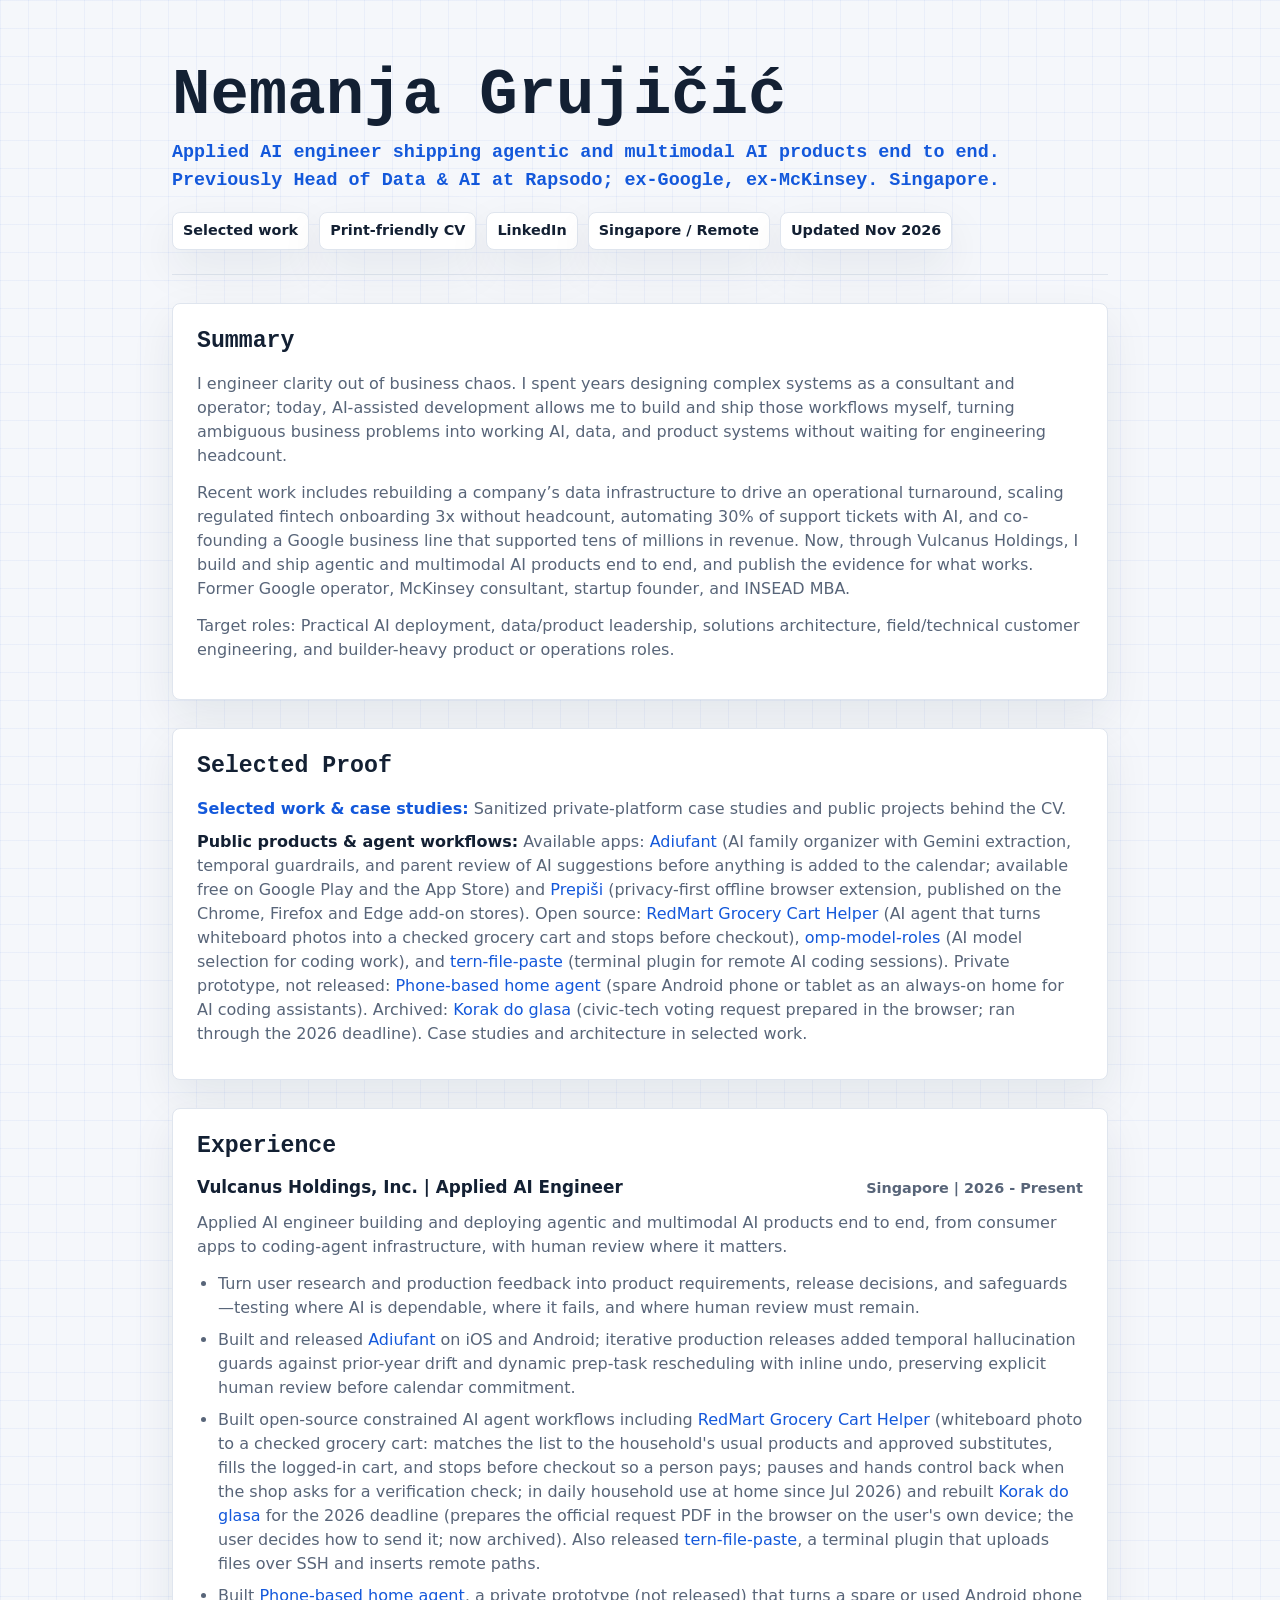
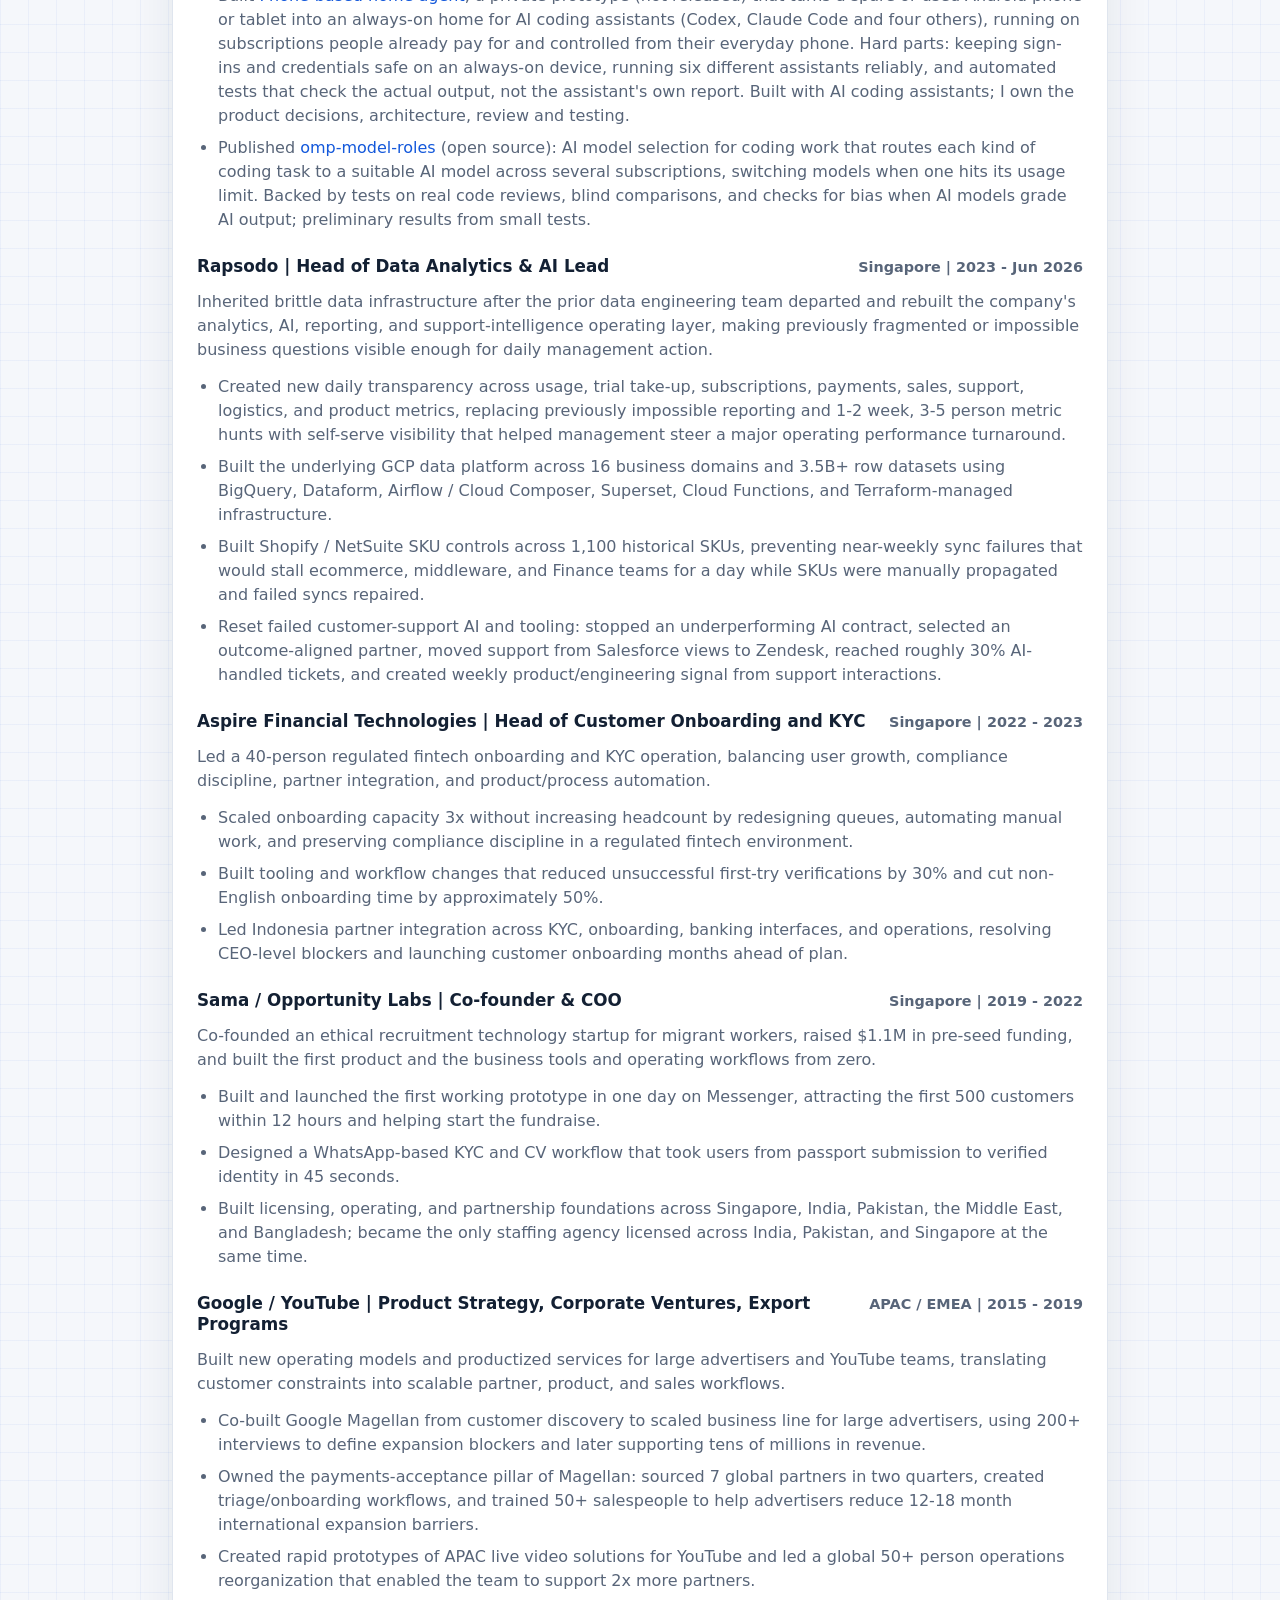
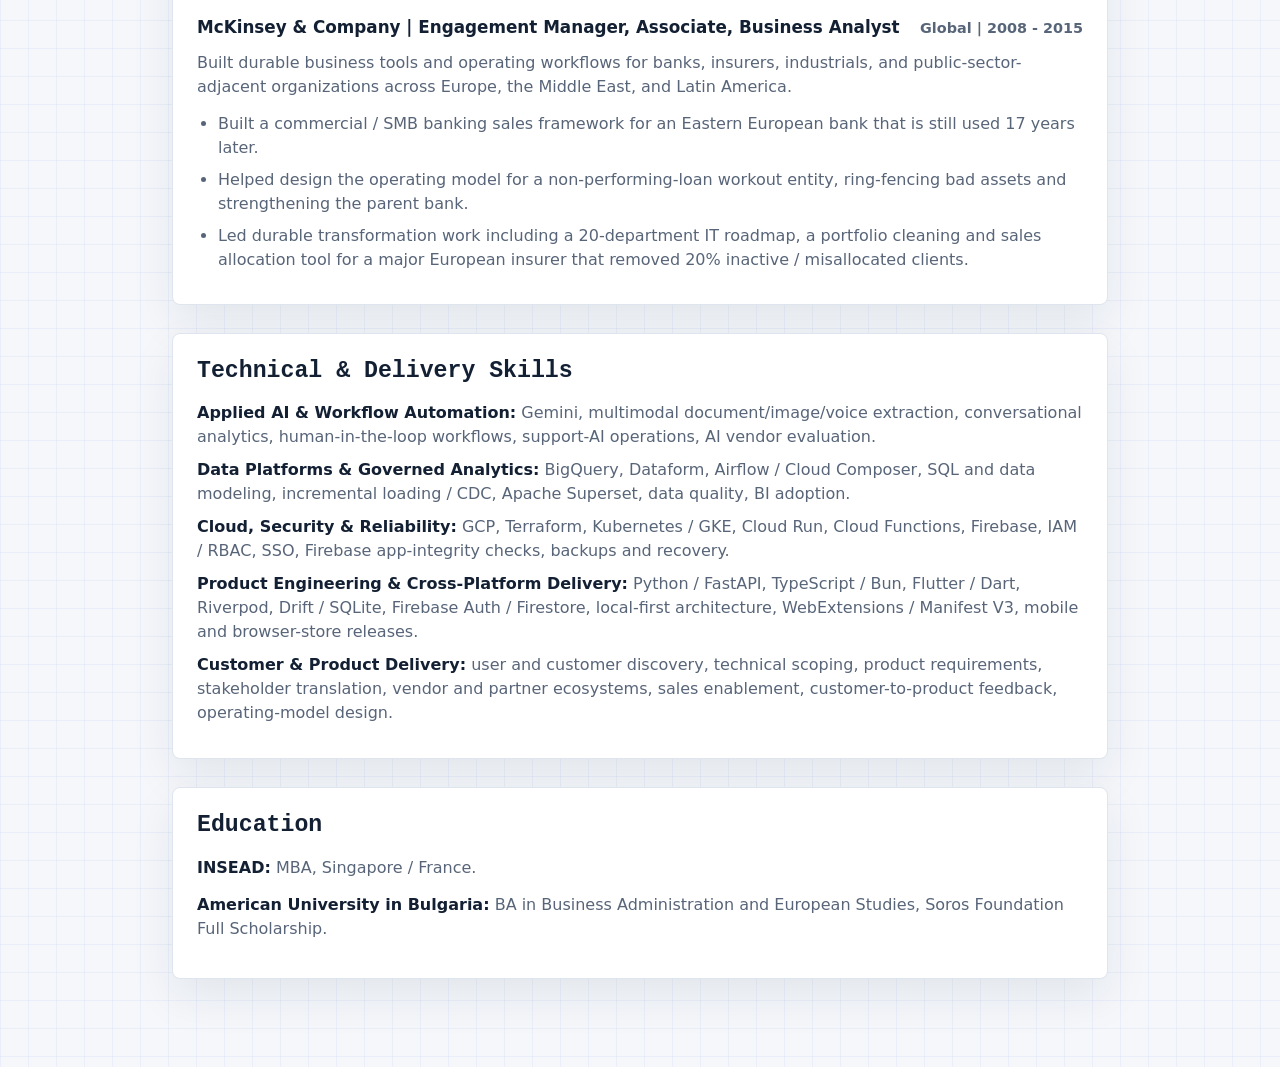
<file: index.html>
<!DOCTYPE html>
<html lang="en">
<head>
    <meta charset="UTF-8">
    <meta name="viewport" content="width=device-width, initial-scale=1.0">
    <title>Nemanja Grujičić - CV</title>
    <meta name="description" content="Nemanja Grujičić is an applied AI engineer building and deploying agentic and multimodal AI products end to end, with prior experience in enterprise AI deployment, data platforms, Google, McKinsey, and INSEAD MBA training.">
    <meta name="keywords" content="AI deployment, multimodal AI, human-in-the-loop AI, data product leader, data platform, solutions architecture, field engineering, technical customer engineering, product operations, analytics, BigQuery, GCP, Airflow, Dataform, Superset, Gemini, FastAPI, Flutter, Firebase, Terraform, Kubernetes, Python, TypeScript, McKinsey, Google, INSEAD">
    <meta property="og:title" content="Nemanja Grujičić - Applied AI Engineer">
    <meta property="og:description" content="Applied AI engineer shipping agentic and multimodal AI products end to end. Previously Head of Data &amp; AI at Rapsodo; ex-Google, ex-McKinsey. Singapore.">
    <meta property="og:type" content="profile">
    <meta property="og:url" content="https://vokativ.github.io/nemanja-selected-work/">
    <meta property="og:image" content="https://vokativ.github.io/nemanja-selected-work/img/adiufant-hero.png">
    <meta name="twitter:card" content="summary_large_image">
    <meta name="twitter:title" content="Nemanja Grujičić - Applied AI Engineer">
    <meta name="twitter:description" content="Applied AI engineer shipping agentic and multimodal AI products end to end. Previously Head of Data &amp; AI at Rapsodo; ex-Google, ex-McKinsey. Singapore.">
    <meta name="twitter:image" content="https://vokativ.github.io/nemanja-selected-work/img/adiufant-hero.png">
    <link rel="canonical" href="https://vokativ.github.io/nemanja-selected-work/">
    <script type="application/ld+json">
    {
        "@context": "https://schema.org",
        "@type": "Person",
        "name": "Nemanja Grujičić",
        "url": "https://vokativ.github.io/nemanja-selected-work/",
        "sameAs": [
            "https://www.linkedin.com/in/grujicicnemanja/",
            "https://github.com/vokativ/"
        ],
        "jobTitle": "Applied AI Engineer",
        "description": "Applied AI engineer shipping agentic and multimodal AI products end to end, with prior experience in enterprise AI deployment, data platforms, product operations, Google, McKinsey, startup leadership, and INSEAD MBA training.",
        "knowsAbout": [
            "Enterprise AI deployment",
            "Data product leadership",
            "Data platforms",
            "Solutions architecture",
            "Field engineering",
            "Technical customer engineering",
            "Applied AI product",
            "Multimodal AI",
            "Human-in-the-loop AI",
            "Product operations",
            "Customer operations",
            "Business intelligence",
            "Workflow automation",
            "Google Cloud Platform",
            "BigQuery",
            "Airflow",
            "Dataform",
            "Apache Superset",
            "Gemini API",
            "FastAPI",
            "Flutter",
            "Firebase",
            "Local-first applications",
            "Browser extensions",
            "Terraform",
            "Kubernetes",
            "Python",
            "TypeScript"
        ],
        "hasCredential": [
            {
                "@type": "EducationalOccupationalCredential",
                "name": "MBA",
                "recognizedBy": {
                    "@type": "CollegeOrUniversity",
                    "name": "INSEAD"
                }
            }
        ],
        "alumniOf": [
            {
                "@type": "CollegeOrUniversity",
                "name": "INSEAD"
            },
            {
                "@type": "CollegeOrUniversity",
                "name": "American University in Bulgaria"
            }
        ],
        "worksFor": {
            "@type": "Organization",
            "name": "Vulcanus Holdings, Inc.",
            "url": "https://vulcanusholdings.com"
        },
        "mainEntityOfPage": {
            "@type": "ProfilePage",
            "name": "Nemanja Grujičić CV",
            "url": "https://vokativ.github.io/nemanja-selected-work/"
        },
        "subjectOf": [
            {
                "@type": "CreativeWork",
                "name": "Selected work and case studies",
                "url": "https://vokativ.github.io/nemanja-selected-work/artifacts.html"
            }
        ]
    }
    </script>
    <style>
        :root {
            color-scheme: light dark;
            --ink: #132033;
            --muted: #586579;
            --soft: #f5f7fb;
            --panel: #ffffff;
            --line: #dfe5ee;
            --blue: #1358db;
            --cyan: #087f8c;
            --code: #f0f5ff;
            --shadow: 0 18px 45px rgba(19, 32, 51, 0.08);
        }

        * {
            box-sizing: border-box;
        }

        body {
            margin: 0;
            color: var(--ink);
            background:
                linear-gradient(90deg, rgba(19, 88, 219, 0.05) 1px, transparent 1px),
                linear-gradient(180deg, rgba(19, 88, 219, 0.05) 1px, transparent 1px),
                var(--soft);
            background-size: 28px 28px;
            font-family: "Aptos", "Inter", ui-sans-serif, system-ui, -apple-system, BlinkMacSystemFont, "Segoe UI", sans-serif;
            line-height: 1.5;
        }

        a {
            color: var(--blue);
            text-decoration: none;
        }

        a:hover {
            text-decoration: underline;
        }

        .page {
            max-width: 980px;
            margin: 0 auto;
            padding: 34px 22px 60px;
        }

        header {
            padding: 30px 0 24px;
            border-bottom: 1px solid var(--line);
        }

        h1 {
            margin: 0;
            font-size: clamp(2.2rem, 5vw, 4.25rem);
            line-height: 1.02;
            letter-spacing: 0;
            font-family: "SF Mono", "Roboto Mono", "Cascadia Code", "Menlo", monospace;
            font-weight: 760;
        }

        .subtitle {
            margin: 10px 0 18px;
            color: var(--blue);
            font-size: 1.15rem;
            font-weight: 750;
            font-family: "SF Mono", "Roboto Mono", "Cascadia Code", "Menlo", monospace;
        }

        .links {
            display: flex;
            flex-wrap: wrap;
            gap: 10px;
        }

        .links a,
        .links span {
            display: inline-flex;
            align-items: center;
            min-height: 34px;
            padding: 7px 10px;
            border: 1px solid var(--line);
            border-radius: 8px;
            background: var(--panel);
            color: var(--ink);
            font-size: 0.9rem;
            font-weight: 650;
            box-shadow: var(--shadow);
        }

        section {
            margin: 28px 0;
            padding: 24px;
            border: 1px solid var(--line);
            border-radius: 8px;
            background: var(--panel);
            box-shadow: var(--shadow);
        }

        h2 {
            margin: 0 0 16px;
            color: var(--ink);
            font-size: 1.45rem;
            line-height: 1.2;
            font-family: "SF Mono", "Roboto Mono", "Cascadia Code", "Menlo", monospace;
        }

        h3 {
            margin: 0 0 5px;
            font-size: 1.05rem;
            line-height: 1.25;
        }

        p {
            margin: 0 0 13px;
            color: var(--muted);
        }

        ul {
            margin: 0;
            padding-left: 21px;
        }

        li {
            margin: 0 0 8px;
            color: var(--muted);
        }

        strong {
            color: var(--ink);
        }

        .role {
            margin-bottom: 24px;
        }

        .role:last-child {
            margin-bottom: 0;
        }

        .role-head {
            display: flex;
            gap: 12px;
            justify-content: space-between;
            align-items: baseline;
            margin-bottom: 8px;
        }

        .meta {
            flex: 0 0 auto;
            color: var(--muted);
            font-size: 0.9rem;
            font-weight: 650;
        }

        .skills p,
        .proof p {
            margin-bottom: 9px;
        }

        @media (max-width: 720px) {
            .page {
                padding: 24px 14px 44px;
            }

            section {
                padding: 18px;
            }

            .role-head {
                display: block;
            }

            .meta {
                margin-top: 3px;
            }
        }

        @media (prefers-color-scheme: dark) {
            :root {
                --ink: #e6edf7;
                --muted: #a9b6c9;
                --soft: #0d1117;
                --panel: #131a24;
                --line: #2b3545;
                --blue: #7aa7ff;
                --cyan: #47c9d8;
                --code: #182232;
                --shadow: 0 18px 45px rgba(0, 0, 0, 0.35);
            }

            body {
                background:
                    linear-gradient(90deg, rgba(122, 167, 255, 0.08) 1px, transparent 1px),
                    linear-gradient(180deg, rgba(122, 167, 255, 0.08) 1px, transparent 1px),
                    var(--soft);
                background-size: 28px 28px;
            }
        }
    </style>
</head>
<body>
    <main class="page">
        <header>
            <h1>Nemanja Grujičić</h1>
            <div class="subtitle">Applied AI engineer shipping agentic and multimodal AI products end to end. Previously Head of Data &amp; AI at Rapsodo; ex-Google, ex-McKinsey. Singapore.</div>
            <nav class="links" aria-label="Profile links">
                <a href="artifacts.html">Selected work</a>
                <a href="print-friendly-cv.html">Print-friendly CV</a>
                <a href="https://www.linkedin.com/in/grujicicnemanja/">LinkedIn</a>
                <span>Singapore / Remote</span>
                <span>Updated Nov 2026</span>
            </nav>
        </header>

        <section>
            <h2>Summary</h2>
            <p>I engineer clarity out of business chaos. I spent years designing complex systems as a consultant and operator; today, AI-assisted development allows me to build and ship those workflows myself, turning ambiguous business problems into working AI, data, and product systems without waiting for engineering headcount.</p>
            <p>Recent work includes rebuilding a company’s data infrastructure to drive an operational turnaround, scaling regulated fintech onboarding 3x without headcount, automating 30% of support tickets with AI, and co-founding a Google business line that supported tens of millions in revenue. Now, through Vulcanus Holdings, I build and ship agentic and multimodal AI products end to end, and publish the evidence for what works. Former Google operator, McKinsey consultant, startup founder, and INSEAD MBA.</p>
            <p>Target roles: Practical AI deployment, data/product leadership, solutions architecture, field/technical customer engineering, and builder-heavy product or operations roles.</p>
        </section>

        <section class="proof">
            <h2>Selected Proof</h2>
            <p><strong><a href="artifacts.html">Selected work &amp; case studies:</a></strong> Sanitized private-platform case studies and public projects behind the CV.</p>
            <p><strong>Public products &amp; agent workflows:</strong> Available apps: <a href="artifacts.html#adiufant">Adiufant</a> (AI family organizer with Gemini extraction, temporal guardrails, and parent review of AI suggestions before anything is added to the calendar; available free on Google Play and the App Store) and <a href="artifacts.html#prepisi">Prepiši</a> (privacy-first offline browser extension, published on the Chrome, Firefox and Edge add-on stores). Open source: <a href="artifacts.html#redmart-grocery">RedMart Grocery Cart Helper</a> (AI agent that turns whiteboard photos into a checked grocery cart and stops before checkout), <a href="artifacts.html#omp-model-roles">omp-model-roles</a> (AI model selection for coding work), and <a href="artifacts.html#tern-file-paste">tern-file-paste</a> (terminal plugin for remote AI coding sessions). Private prototype, not released: <a href="artifacts.html#phone-based-agent">Phone-based home agent</a> (spare Android phone or tablet as an always-on home for AI coding assistants). Archived: <a href="artifacts.html#hocudaglasam">Korak do glasa</a> (civic-tech voting request prepared in the browser; ran through the 2026 deadline). Case studies and architecture in selected work.</p>
        </section>

        <section>
            <h2>Experience</h2>

            <article class="role">
                <div class="role-head">
                    <h3>Vulcanus Holdings, Inc. | Applied AI Engineer</h3>
                    <div class="meta">Singapore | 2026 - Present</div>
                </div>
                <p>Applied AI engineer building and deploying agentic and multimodal AI products end to end, from consumer apps to coding-agent infrastructure, with human review where it matters.</p>
                <ul>
                    <li>Turn user research and production feedback into product requirements, release decisions, and safeguards—testing where AI is dependable, where it fails, and where human review must remain.</li>
                    <li>Built and released <a href="artifacts.html#adiufant">Adiufant</a> on iOS and Android; iterative production releases added temporal hallucination guards against prior-year drift and dynamic prep-task rescheduling with inline undo, preserving explicit human review before calendar commitment.</li>
                    <li>Built open-source constrained AI agent workflows including <a href="artifacts.html#redmart-grocery">RedMart Grocery Cart Helper</a> (whiteboard photo to a checked grocery cart: matches the list to the household's usual products and approved substitutes, fills the logged-in cart, and stops before checkout so a person pays; pauses and hands control back when the shop asks for a verification check; in daily household use at home since Jul 2026) and rebuilt <a href="artifacts.html#hocudaglasam">Korak do glasa</a> for the 2026 deadline (prepares the official request PDF in the browser on the user's own device; the user decides how to send it; now archived). Also released <a href="artifacts.html#tern-file-paste">tern-file-paste</a>, a terminal plugin that uploads files over SSH and inserts remote paths.</li>
                    <li>Built <a href="artifacts.html#phone-based-agent">Phone-based home agent</a>, a private prototype (not released) that turns a spare or used Android phone or tablet into an always-on home for AI coding assistants (Codex, Claude Code and four others), running on subscriptions people already pay for and controlled from their everyday phone. Hard parts: keeping sign-ins and credentials safe on an always-on device, running six different assistants reliably, and automated tests that check the actual output, not the assistant's own report. Built with AI coding assistants; I own the product decisions, architecture, review and testing.</li>
                    <li>Published <a href="artifacts.html#omp-model-roles">omp-model-roles</a> (open source): AI model selection for coding work that routes each kind of coding task to a suitable AI model across several subscriptions, switching models when one hits its usage limit. Backed by tests on real code reviews, blind comparisons, and checks for bias when AI models grade AI output; preliminary results from small tests.</li>
                </ul>
            </article>

            <article class="role">
                <div class="role-head">
                    <h3>Rapsodo | Head of Data Analytics &amp; AI Lead</h3>
                    <div class="meta">Singapore | 2023 - Jun 2026</div>
                </div>
                <p>Inherited brittle data infrastructure after the prior data engineering team departed and rebuilt the company's analytics, AI, reporting, and support-intelligence operating layer, making previously fragmented or impossible business questions visible enough for daily management action.</p>
                <ul>
                    <li>Created new daily transparency across usage, trial take-up, subscriptions, payments, sales, support, logistics, and product metrics, replacing previously impossible reporting and 1-2 week, 3-5 person metric hunts with self-serve visibility that helped management steer a major operating performance turnaround.</li>
                    <li>Built the underlying GCP data platform across 16 business domains and 3.5B+ row datasets using BigQuery, Dataform, Airflow / Cloud Composer, Superset, Cloud Functions, and Terraform-managed infrastructure.</li>
                    <li>Built Shopify / NetSuite SKU controls across 1,100 historical SKUs, preventing near-weekly sync failures that would stall ecommerce, middleware, and Finance teams for a day while SKUs were manually propagated and failed syncs repaired.</li>
                    <li>Reset failed customer-support AI and tooling: stopped an underperforming AI contract, selected an outcome-aligned partner, moved support from Salesforce views to Zendesk, reached roughly 30% AI-handled tickets, and created weekly product/engineering signal from support interactions.</li>
                </ul>
            </article>

            <article class="role">
                <div class="role-head">
                    <h3>Aspire Financial Technologies | Head of Customer Onboarding and KYC</h3>
                    <div class="meta">Singapore | 2022 - 2023</div>
                </div>
                <p>Led a 40-person regulated fintech onboarding and KYC operation, balancing user growth, compliance discipline, partner integration, and product/process automation.</p>
                <ul>
                    <li>Scaled onboarding capacity 3x without increasing headcount by redesigning queues, automating manual work, and preserving compliance discipline in a regulated fintech environment.</li>
                    <li>Built tooling and workflow changes that reduced unsuccessful first-try verifications by 30% and cut non-English onboarding time by approximately 50%.</li>
                    <li>Led Indonesia partner integration across KYC, onboarding, banking interfaces, and operations, resolving CEO-level blockers and launching customer onboarding months ahead of plan.</li>
                </ul>
            </article>

            <article class="role">
                <div class="role-head">
                    <h3>Sama / Opportunity Labs | Co-founder &amp; COO</h3>
                    <div class="meta">Singapore | 2019 - 2022</div>
                </div>
                <p>Co-founded an ethical recruitment technology startup for migrant workers, raised $1.1M in pre-seed funding, and built the first product and the business tools and operating workflows from zero.</p>
                <ul>
                    <li>Built and launched the first working prototype in one day on Messenger, attracting the first 500 customers within 12 hours and helping start the fundraise.</li>
                    <li>Designed a WhatsApp-based KYC and CV workflow that took users from passport submission to verified identity in 45 seconds.</li>
                    <li>Built licensing, operating, and partnership foundations across Singapore, India, Pakistan, the Middle East, and Bangladesh; became the only staffing agency licensed across India, Pakistan, and Singapore at the same time.</li>
                </ul>
            </article>

            <article class="role">
                <div class="role-head">
                    <h3>Google / YouTube | Product Strategy, Corporate Ventures, Export Programs</h3>
                    <div class="meta">APAC / EMEA | 2015 - 2019</div>
                </div>
                <p>Built new operating models and productized services for large advertisers and YouTube teams, translating customer constraints into scalable partner, product, and sales workflows.</p>
                <ul>
                    <li>Co-built Google Magellan from customer discovery to scaled business line for large advertisers, using 200+ interviews to define expansion blockers and later supporting tens of millions in revenue.</li>
                    <li>Owned the payments-acceptance pillar of Magellan: sourced 7 global partners in two quarters, created triage/onboarding workflows, and trained 50+ salespeople to help advertisers reduce 12-18 month international expansion barriers.</li>
                    <li>Created rapid prototypes of APAC live video solutions for YouTube and led a global 50+ person operations reorganization that enabled the team to support 2x more partners.</li>
                </ul>
            </article>

            <article class="role">
                <div class="role-head">
                    <h3>McKinsey &amp; Company | Engagement Manager, Associate, Business Analyst</h3>
                    <div class="meta">Global | 2008 - 2015</div>
                </div>
                <p>Built durable business tools and operating workflows for banks, insurers, industrials, and public-sector-adjacent organizations across Europe, the Middle East, and Latin America.</p>
                <ul>
                    <li>Built a commercial / SMB banking sales framework for an Eastern European bank that is still used 17 years later.</li>
                    <li>Helped design the operating model for a non-performing-loan workout entity, ring-fencing bad assets and strengthening the parent bank.</li>
                    <li>Led durable transformation work including a 20-department IT roadmap, a portfolio cleaning and sales allocation tool for a major European insurer that removed 20% inactive / misallocated clients.</li>
                </ul>
            </article>
        </section>

        <section class="skills">
            <h2>Technical &amp; Delivery Skills</h2>
            <p><strong>Applied AI &amp; Workflow Automation:</strong> Gemini, multimodal document/image/voice extraction, conversational analytics, human-in-the-loop workflows, support-AI operations, AI vendor evaluation.</p>
            <p><strong>Data Platforms &amp; Governed Analytics:</strong> BigQuery, Dataform, Airflow / Cloud Composer, SQL and data modeling, incremental loading / CDC, Apache Superset, data quality, BI adoption.</p>
            <p><strong>Cloud, Security &amp; Reliability:</strong> GCP, Terraform, Kubernetes / GKE, Cloud Run, Cloud Functions, Firebase, IAM / RBAC, SSO, Firebase app-integrity checks, backups and recovery.</p>
            <p><strong>Product Engineering &amp; Cross-Platform Delivery:</strong> Python / FastAPI, TypeScript / Bun, Flutter / Dart, Riverpod, Drift / SQLite, Firebase Auth / Firestore, local-first architecture, WebExtensions / Manifest V3, mobile and browser-store releases.</p>
            <p><strong>Customer &amp; Product Delivery:</strong> user and customer discovery, technical scoping, product requirements, stakeholder translation, vendor and partner ecosystems, sales enablement, customer-to-product feedback, operating-model design.</p>
        </section>

        <section>
            <h2>Education</h2>
            <p><strong>INSEAD:</strong> MBA, Singapore / France.</p>
            <p><strong>American University in Bulgaria:</strong> BA in Business Administration and European Studies, Soros Foundation Full Scholarship.</p>
        </section>
    </main>
</body>
</html>
</file>
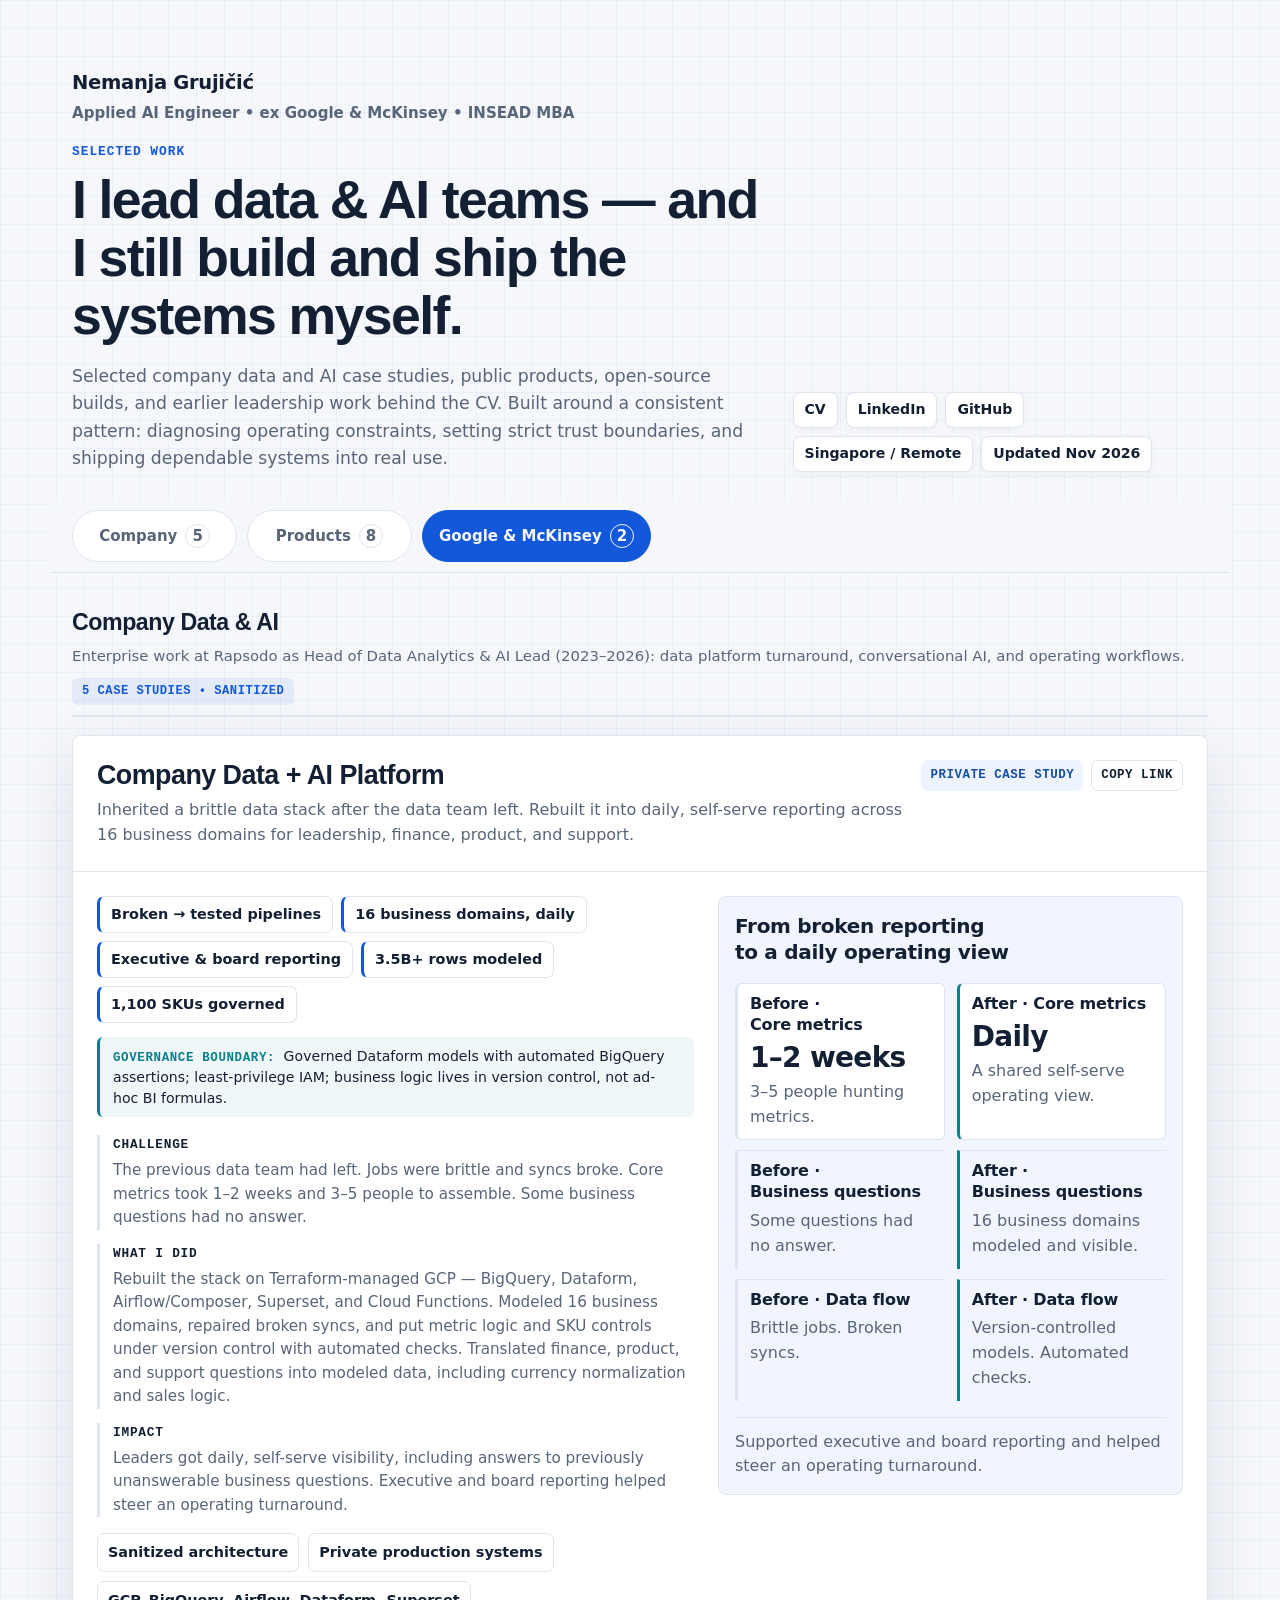
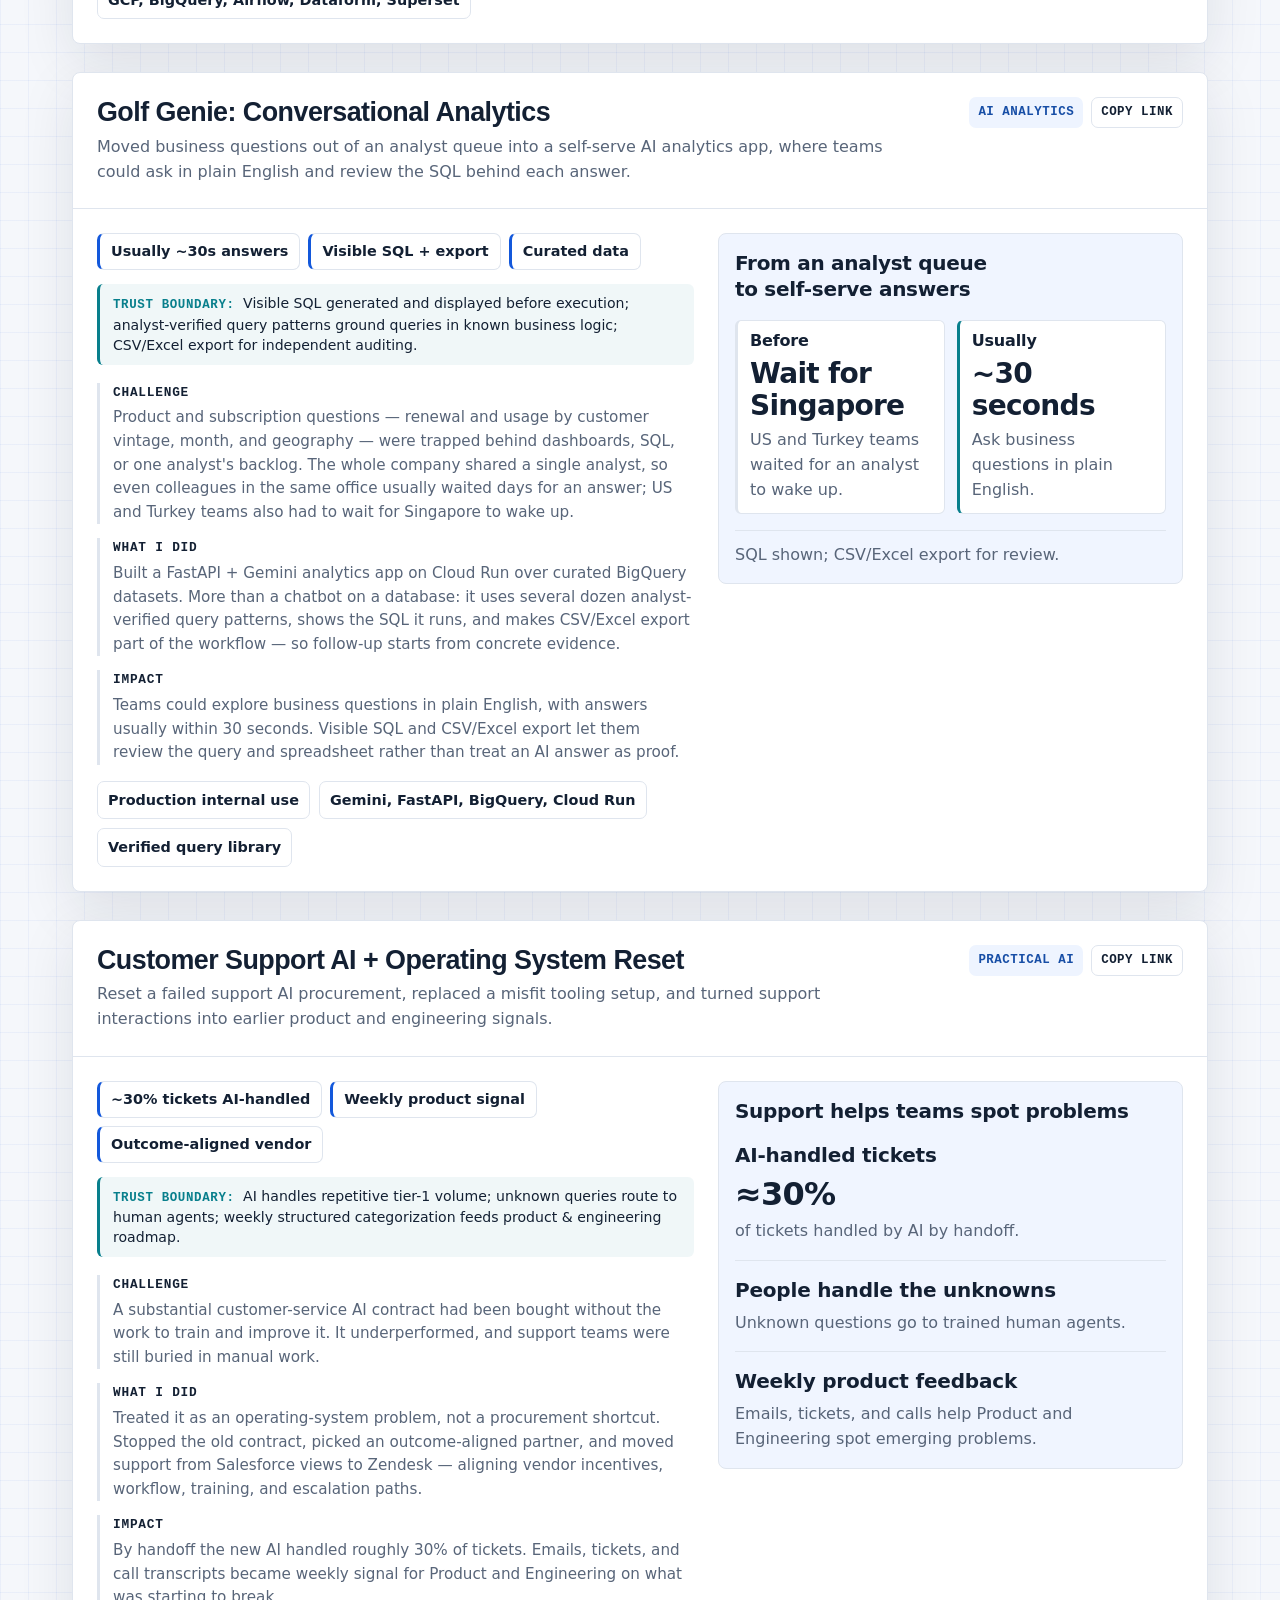
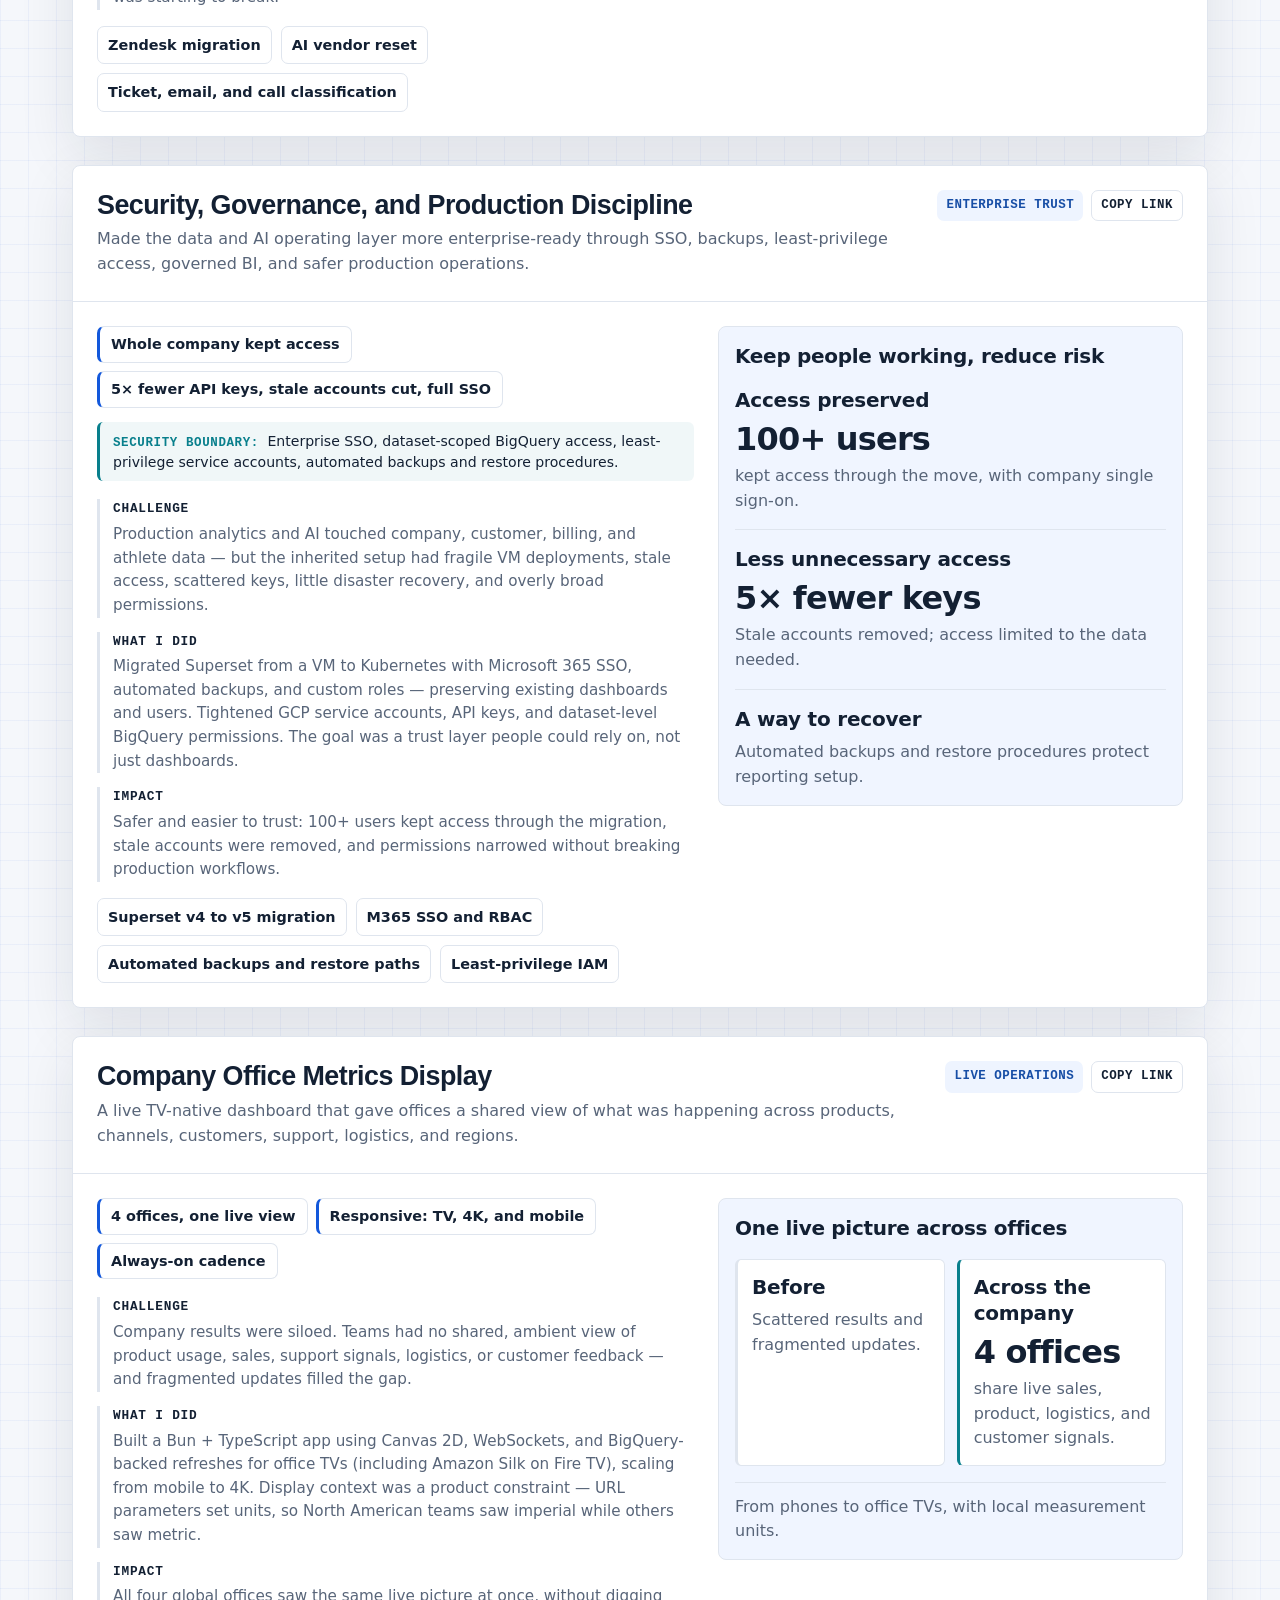
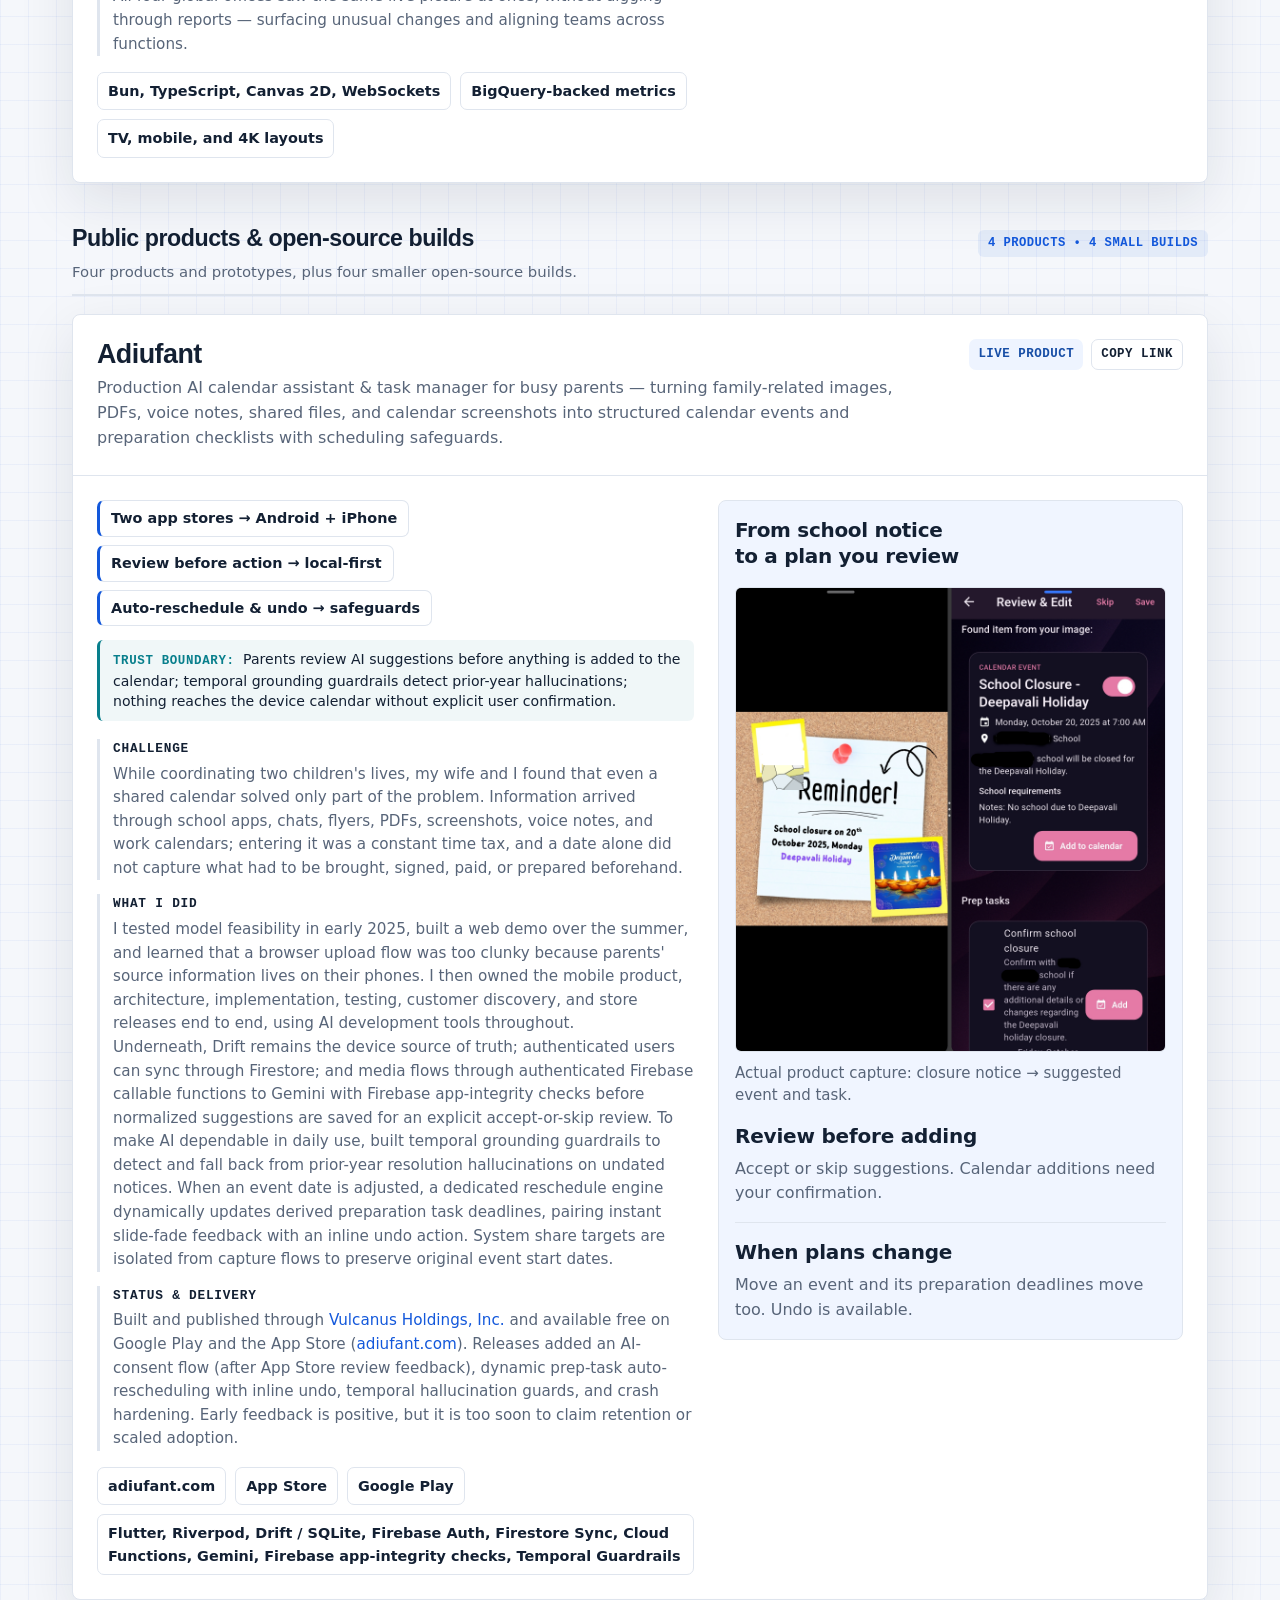
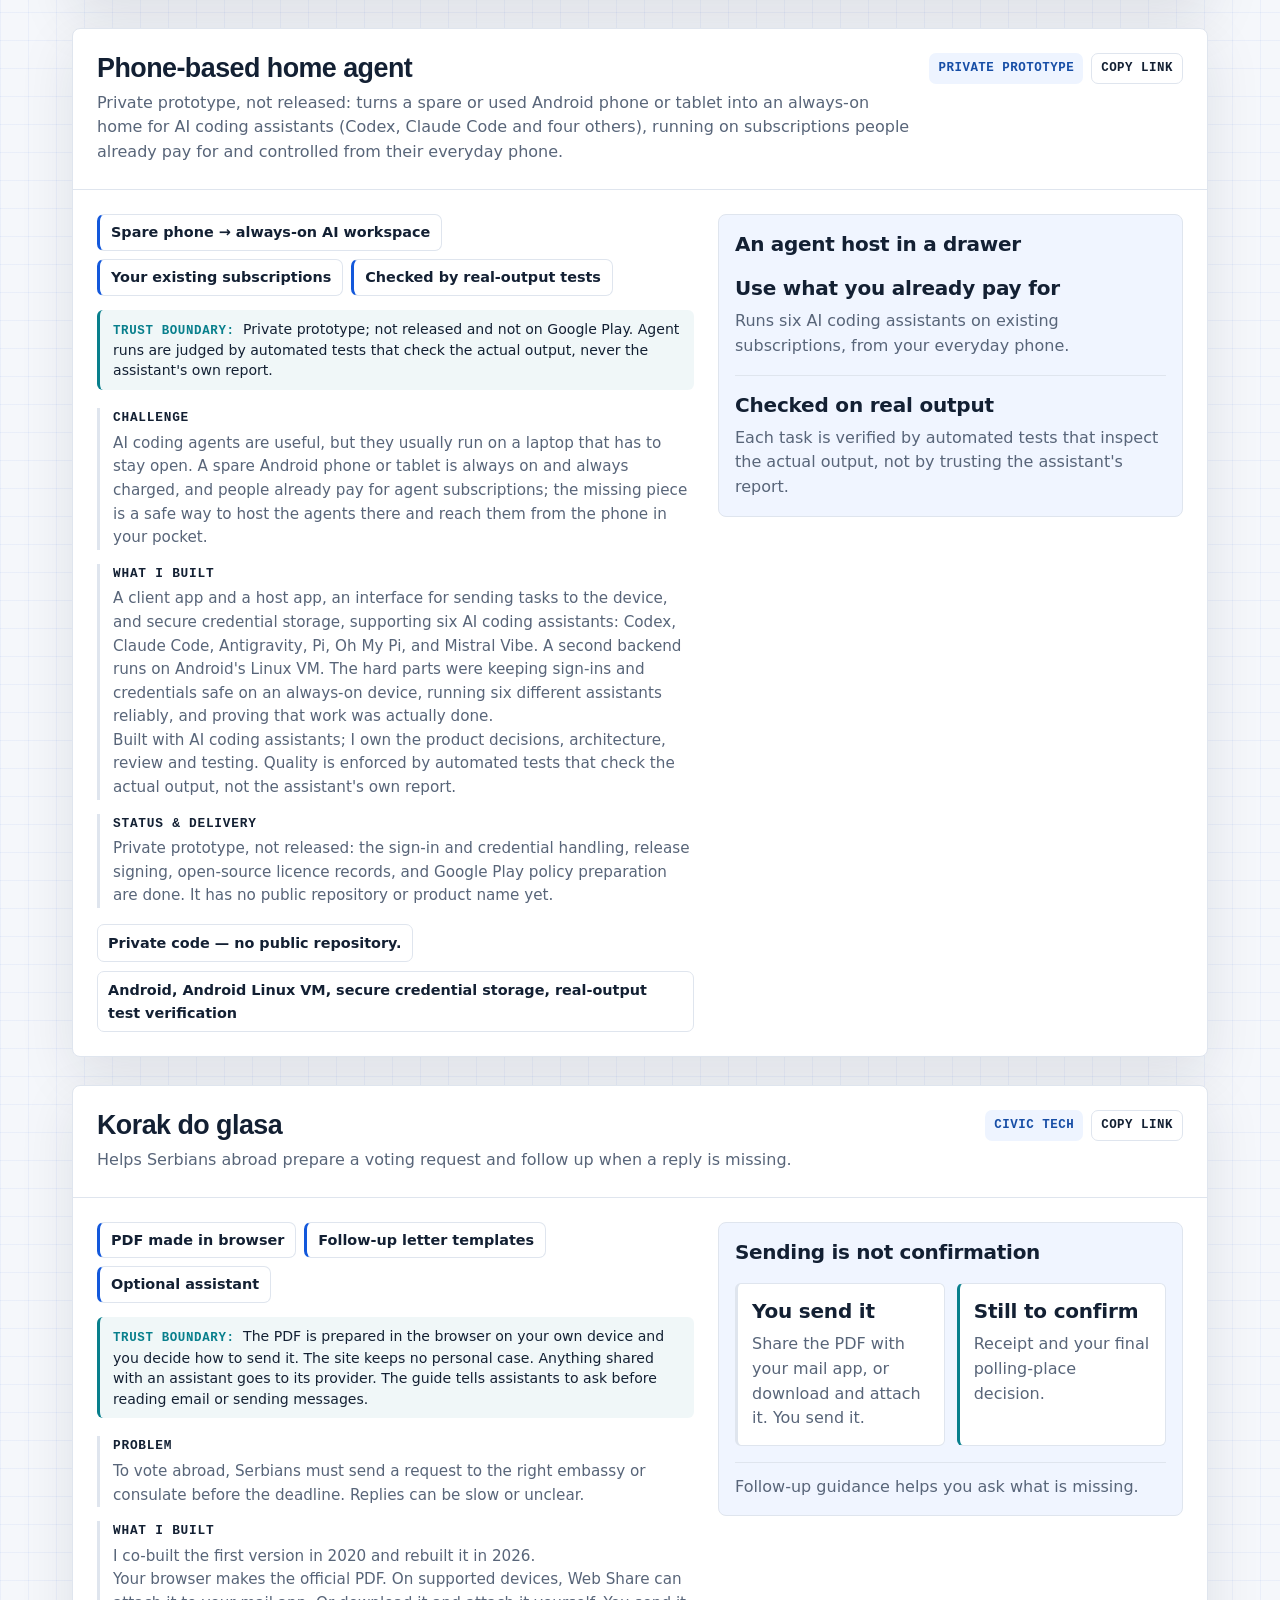
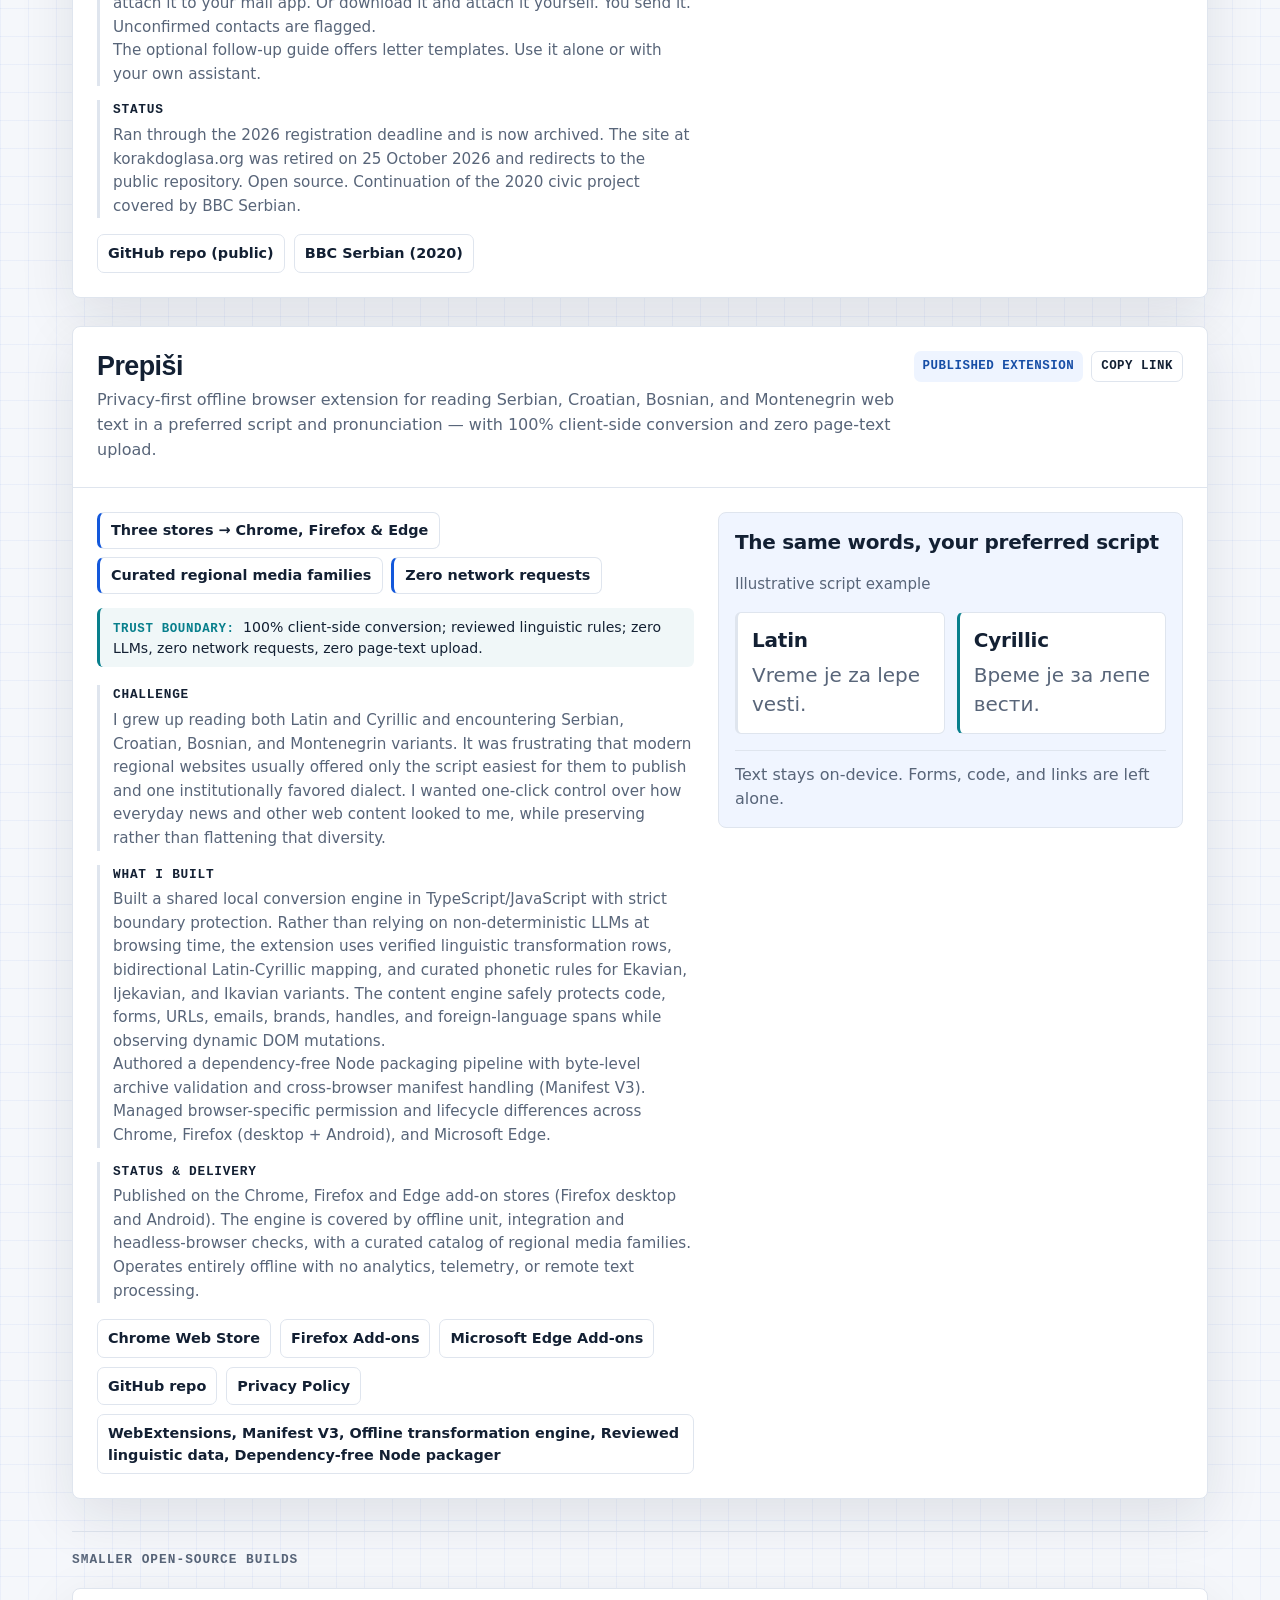
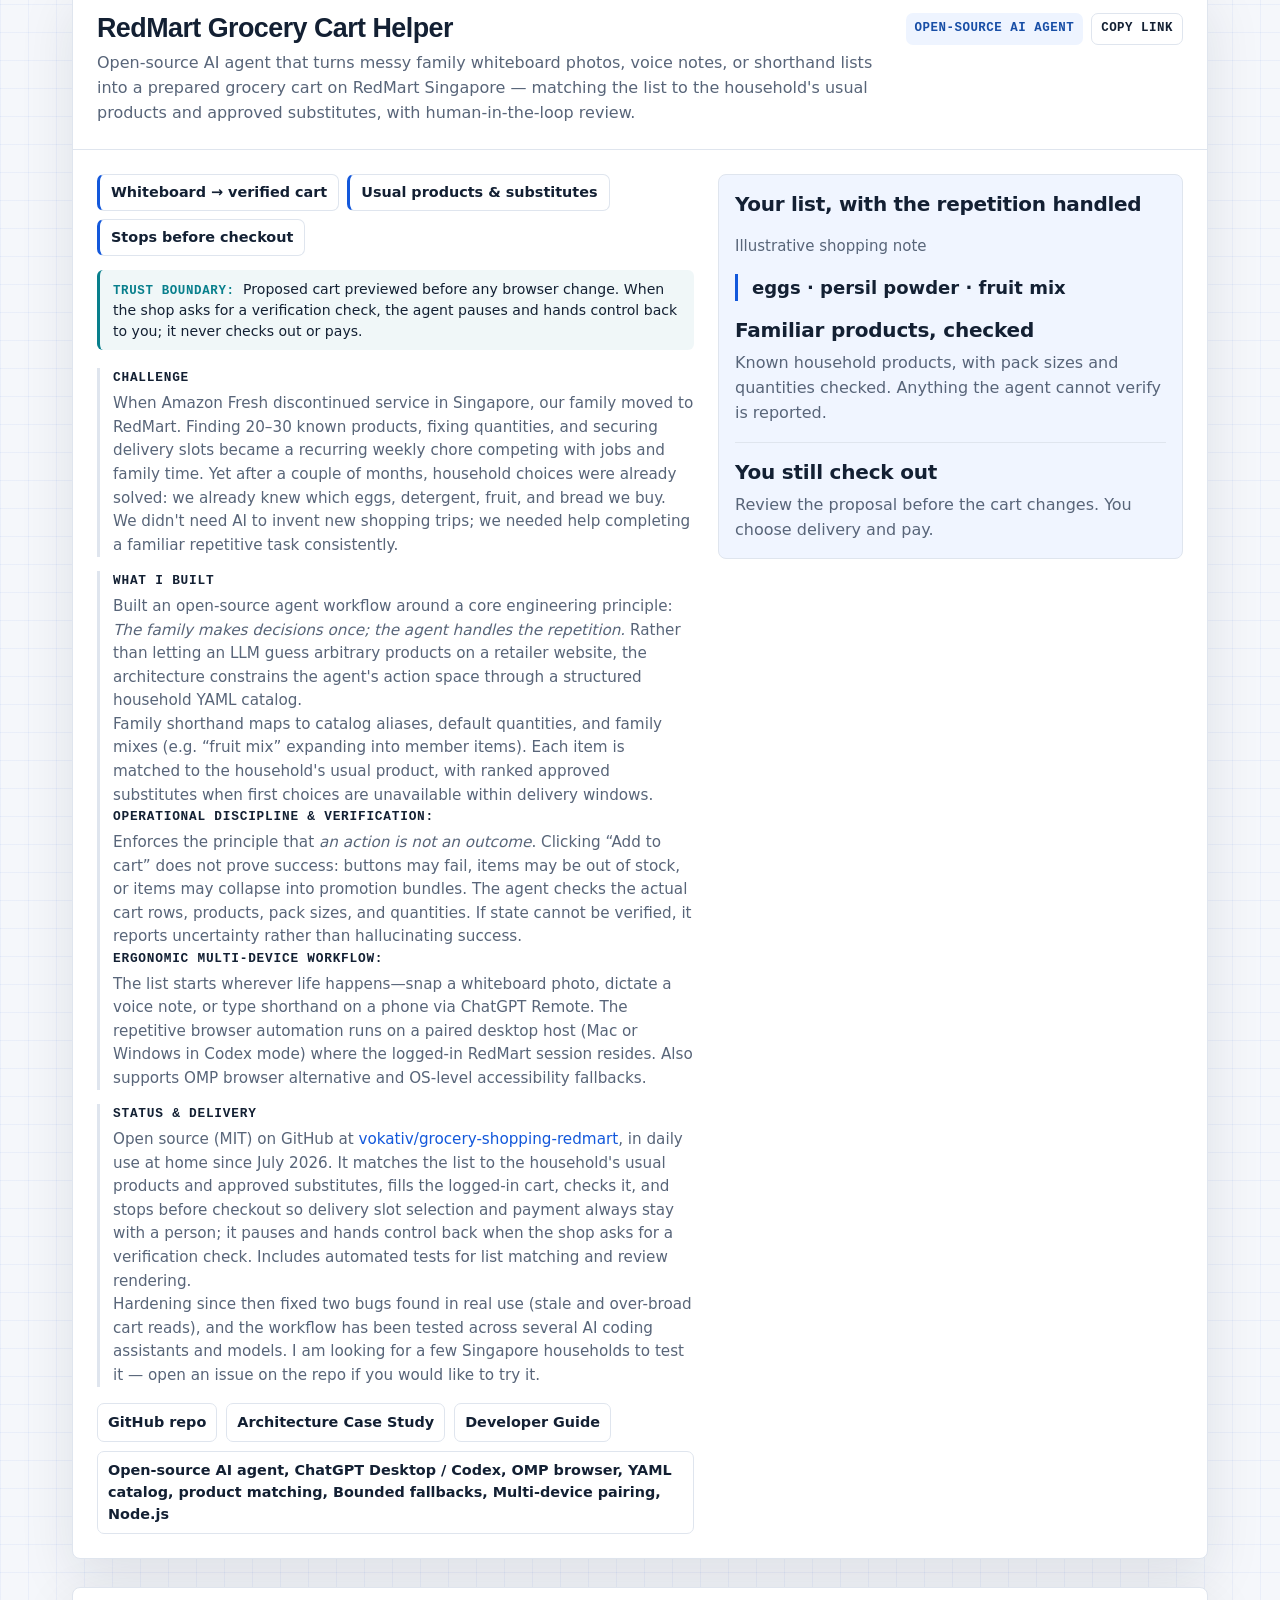
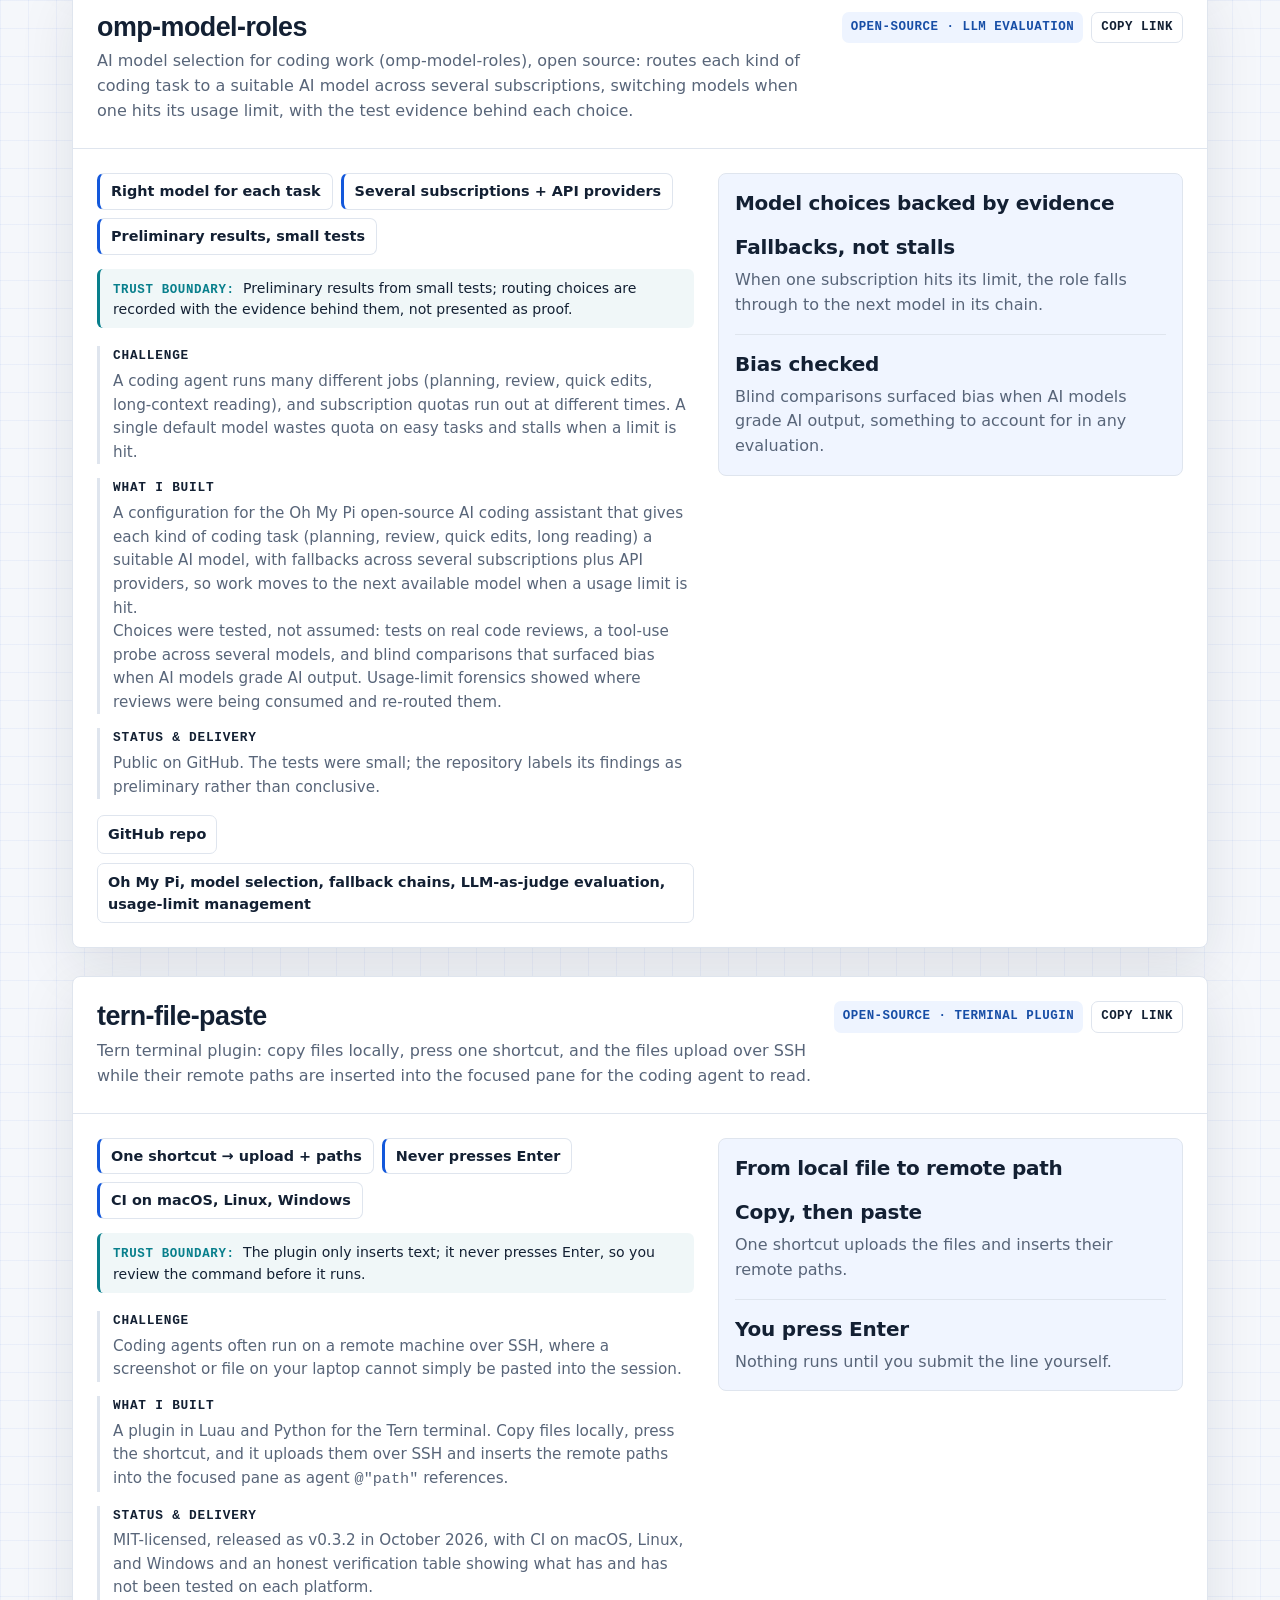
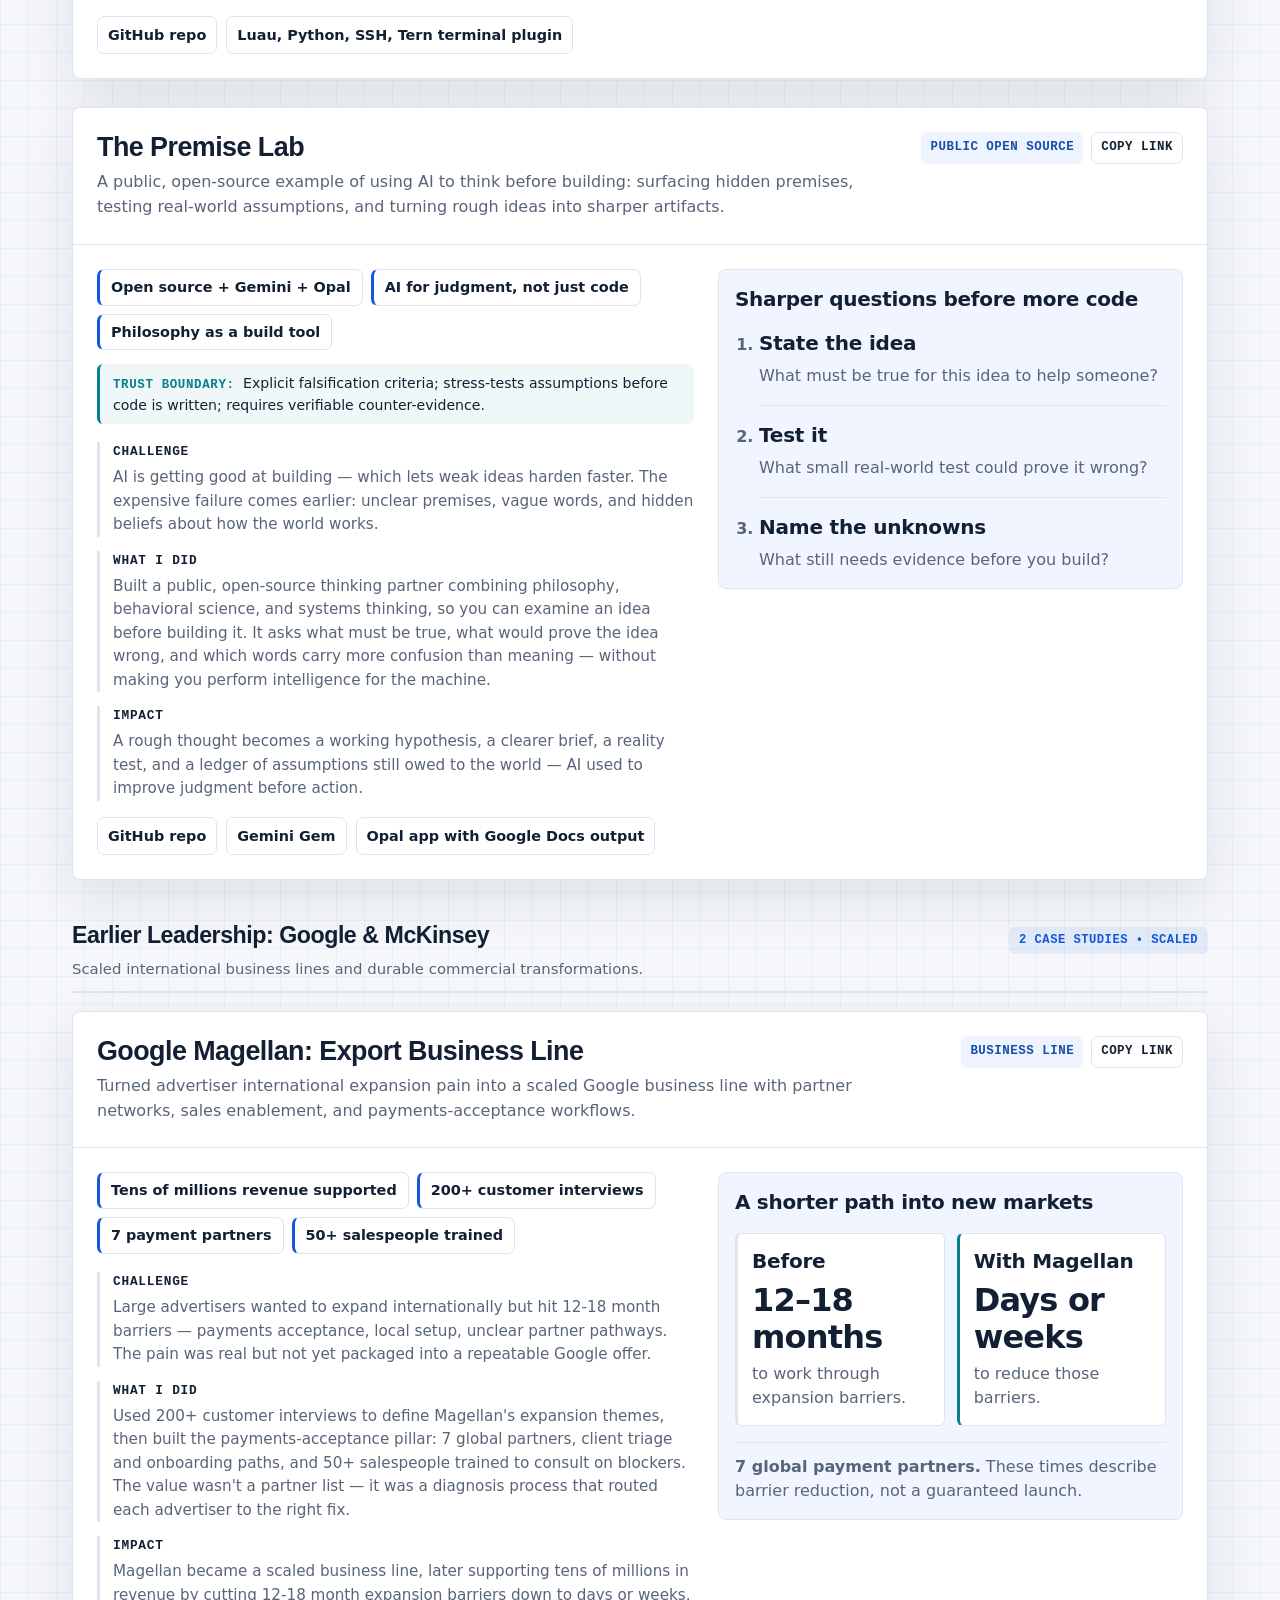
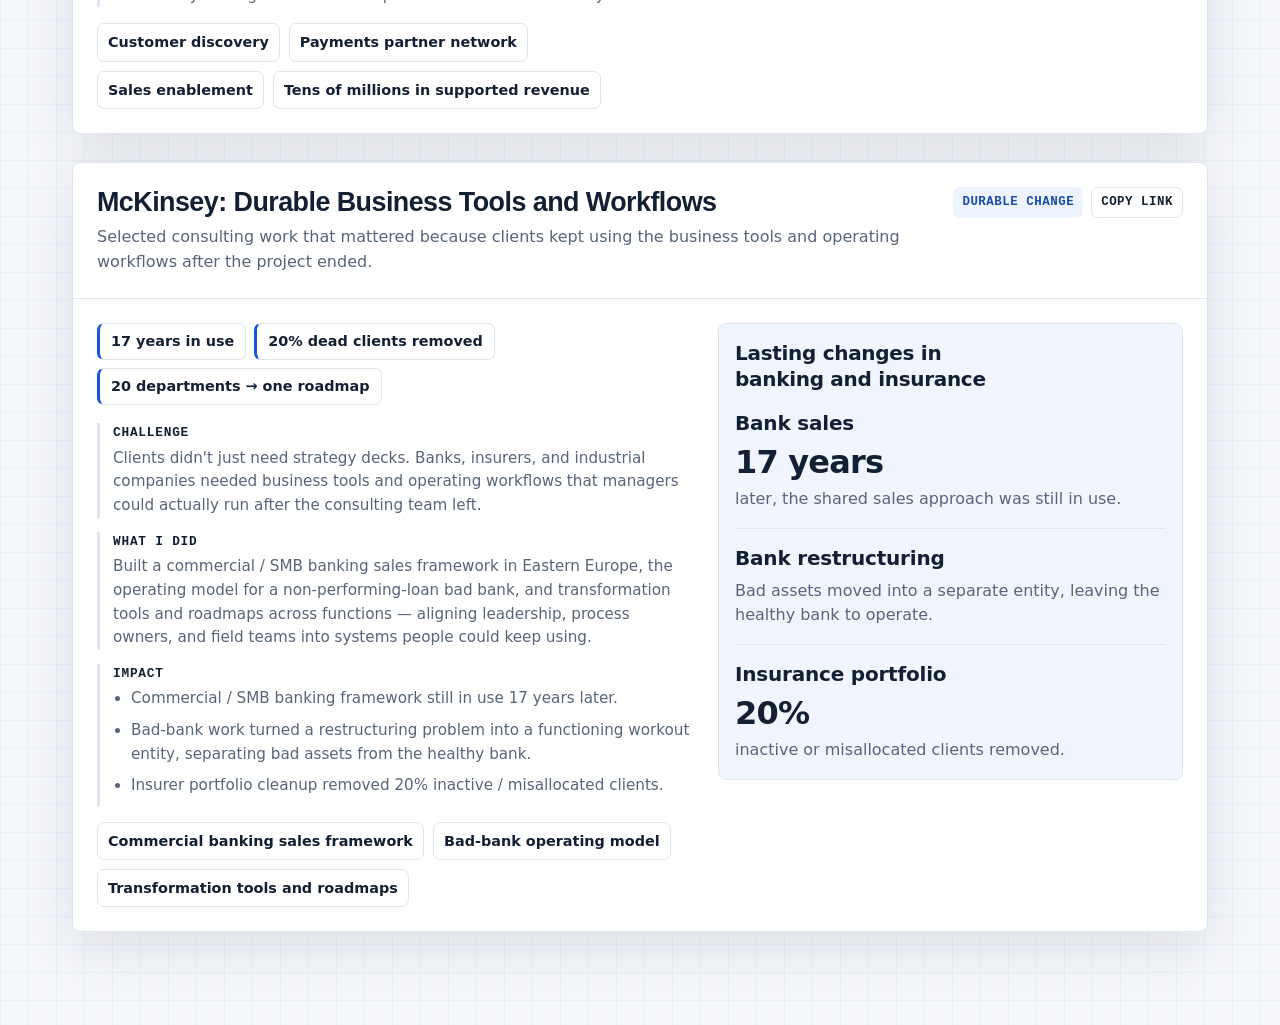
<file: artifacts.html>
<!DOCTYPE html>
<html lang="en">
<head>
    <meta charset="UTF-8">
    <meta name="viewport" content="width=device-width, initial-scale=1.0">
    <title>Nemanja Grujičić - Selected Work</title>
    <meta name="description" content="Selected work and case studies for Nemanja Grujičić, covering private data and AI platform work, conversational analytics, operating metrics, civic technology, a production AI family organizer, and an open-source constrained AI grocery assistant.">
    <meta name="keywords" content="AI case studies, data platform case study, conversational analytics, Gemini analytics, BigQuery, GCP, Airflow, Dataform, Superset, Cloud Run, civic technology, privacy by architecture, Korak do glasa, AI family organizer, Adiufant, local-first mobile app, browser extension, Prepiši, RedMart grocery assistant, constrained AI agents, product operations, technical product leadership">
    <meta property="og:title" content="Nemanja Grujičić - Selected Work">
    <meta property="og:description" content="Selected public projects, open-source AI agent workflows, and sanitized private-platform case studies behind the CV.">
    <meta property="og:type" content="website">
    <meta property="og:url" content="https://vokativ.github.io/nemanja-selected-work/artifacts.html">
    <meta property="og:image" content="https://vokativ.github.io/nemanja-selected-work/img/adiufant-showcase.jpg">
    <meta name="twitter:card" content="summary_large_image">
    <meta name="twitter:title" content="Nemanja Grujičić - Selected Work">
    <meta name="twitter:description" content="Selected public projects, open-source AI agent workflows, and sanitized private-platform case studies behind the CV.">
    <meta name="twitter:image" content="https://vokativ.github.io/nemanja-selected-work/img/adiufant-showcase.jpg">
    <link rel="canonical" href="https://vokativ.github.io/nemanja-selected-work/artifacts.html">
    <script type="application/ld+json">
    {
        "@context": "https://schema.org",
        "@type": "CollectionPage",
        "name": "Nemanja Grujičić - Selected Work",
        "url": "https://vokativ.github.io/nemanja-selected-work/artifacts.html",
        "description": "Selected public projects, open-source agent workflows, and sanitized private-platform case studies covering enterprise data platforms, AI analytics, operating metrics, civic technology, and AI product building.",
        "creator": {
            "@type": "Person",
            "name": "Nemanja Grujičić",
            "url": "https://vokativ.github.io/nemanja-selected-work/",
            "sameAs": [
                "https://www.linkedin.com/in/grujicicnemanja/",
                "https://github.com/vokativ/"
            ],
            "knowsAbout": [
                "Enterprise AI deployment",
                "Data platforms",
                "Conversational analytics",
                "Business intelligence",
                "Google Cloud Platform",
                "BigQuery",
                "Airflow",
                "Dataform",
                "Apache Superset",
                "Gemini API",
                "Cloud Run",
                "Product operations",
                "Workflow automation",
                "AI agent skills",
                "Idea validation",
                "Open-source documentation"
            ]
        },
        "hasPart": [
            {
                "@type": "CreativeWork",
                "name": "Company Data + AI Platform",
                "description": "Sanitized private-platform case study about turning previously opaque business metrics into daily operating visibility across subscriptions, payments, sales, support, logistics, and product usage.",
                "keywords": "data platform, AI platform, enterprise analytics, subscription analytics, operating metrics, GCP, BigQuery, Airflow, Dataform, Superset, Cloud Functions"
            },
            {
                "@type": "SoftwareApplication",
                "name": "Golf Genie",
                "applicationCategory": "BusinessApplication",
                "description": "Internal conversational analytics application using Gemini, verified query patterns, BigQuery, visible SQL, and CSV/Excel export to help non-technical users explore business questions."
            },
            {
                "@type": "CreativeWork",
                "name": "Customer Support AI + Operating System Reset",
                "description": "Reset a failed support AI procurement, replaced a misfit tooling setup, and turned support interactions into earlier product and engineering signals."
            },
            {
                "@type": "CreativeWork",
                "name": "Security, Governance, and Production Discipline",
                "description": "Made the data and AI operating layer more enterprise-ready through SSO, backups, least-privilege access, governed BI, and safer production operations."
            },
            {
                "@type": "CreativeWork",
                "name": "Company Office Metrics Display",
                "description": "Live office metrics display using BigQuery-backed refreshes, Canvas 2D, WebSockets, and TV-compatible rendering for shared operating visibility."
            },
            {
                "@type": "SoftwareApplication",
                "name": "Adiufant",
                "url": "https://adiufant.com",
                "applicationCategory": "ProductivityApplication",
                "description": "Mobile app for iPhone and Android, available free on Google Play and the App Store; turns family-related PDFs, photos, voice notes, shared files, and calendar screenshots into structured events and preparation tasks that parents review before anything is added to the calendar.",
                "publisher": {
                    "@type": "Organization",
                    "name": "Vulcanus Holdings, Inc.",
                    "url": "https://vulcanusholdings.com"
                }
            },
            {
                "@type": "CreativeWork",
                "name": "Phone-based home agent",
                "description": "Private prototype, not released: turns a spare or used Android phone or tablet into an always-on home for AI coding assistants (Codex, Claude Code and four others), running on subscriptions people already pay for and controlled from their everyday phone. Includes secure credential storage and automated tests that check the actual output, not the assistant's own report. Built with AI coding assistants; the owner makes the product decisions, architecture, review and testing."
            },
            {
                "@type": "SoftwareApplication",
                "name": "Korak do glasa",
                "url": "https://github.com/vokativ/glasanje",
                "codeRepository": "https://github.com/vokativ/glasanje",
                "applicationCategory": "GovernmentApplication",
                "operatingSystem": "All modern browsers",
                "description": "Open-source civic tool (archived) that helps Serbians abroad prepare a voting request and follow up when a reply is missing. It prepares the official request PDF in the browser on the user's own device; the user decides how to send it, and an optional guide offers follow-up letter templates and instructions for external assistants."
            },
            {
                "@type": "SoftwareApplication",
                "name": "Prepiši",
                "url": "https://chromewebstore.google.com/detail/prepi%C5%A1i/lgcbhfgbbjdhglmomlgkbeikcngjhikb",
                "codeRepository": "https://github.com/vokativ/prepisi",
                "applicationCategory": "UtilitiesApplication",
                "description": "Privacy-first, offline browser extension published on the Chrome, Firefox and Edge add-on stores. Converts Serbian, Croatian, Bosnian, and Montenegrin web text between scripts and reviewed pronunciation variants with 100% client-side conversion and zero page-text upload."
            },
            {
                "@type": "SoftwareApplication",
                "name": "RedMart Grocery Cart Helper",
                "url": "https://github.com/vokativ/grocery-shopping-redmart",
                "codeRepository": "https://github.com/vokativ/grocery-shopping-redmart",
                "applicationCategory": "ProductivityApplication",
                "description": "Open-source AI agent that turns messy family whiteboard photos, voice notes, or shorthand lists into a prepared grocery cart on RedMart Singapore: it matches the list to the household's usual products and approved substitutes, fills the logged-in cart, checks it, and stops before checkout so a person pays; human-in-the-loop review throughout."
            },
            {
                "@type": "SoftwareSourceCode",
                "name": "omp-model-roles",
                "url": "https://github.com/vokativ/omp-model-roles",
                "codeRepository": "https://github.com/vokativ/omp-model-roles",
                "description": "Open-source AI model selection for coding work (omp-model-roles): routes each kind of coding task to a suitable AI model across several subscriptions, switching models when one hits its usage limit; backed by preliminary results from small tests on real code reviews."
            },
            {
                "@type": "SoftwareSourceCode",
                "name": "tern-file-paste",
                "url": "https://github.com/vokativ/tern-file-paste",
                "codeRepository": "https://github.com/vokativ/tern-file-paste",
                "programmingLanguage": ["Luau", "Python"],
                "description": "Tern terminal plugin that uploads copied files over SSH and inserts remote paths into the focused pane; never presses Enter."
            },
            {
                "@type": "SoftwareSourceCode",
                "name": "The Premise Lab",
                "codeRepository": "https://github.com/vokativ/premise-lab",
                "programmingLanguage": ["Markdown", "Shell"],
                "description": "Open-source AI-agent method and skill package for stress-testing early ideas before they harden into code, with installer guides and tool-specific distributions."
            },
            {
                "@type": "CreativeWork",
                "name": "Google Magellan: Export Business Line",
                "description": "Turned advertiser international expansion pain into a scaled Google business line with partner networks, sales enablement, and payments-acceptance workflows."
            },
            {
                "@type": "CreativeWork",
                "name": "McKinsey: Durable Business Tools and Workflows",
                "description": "Selected consulting work that mattered because clients kept using the business tools and operating workflows after the project ended."
            }
        ],
        "mainEntityOfPage": {
            "@type": "WebPage",
            "url": "https://vokativ.github.io/nemanja-selected-work/artifacts.html"
        }
    }
    </script>
    <style>
        :root {
            color-scheme: light dark;
            --ink: #132033;
            --muted: #586579;
            --soft: #f5f7fb;
            --panel: #ffffff;
            --line: #dfe5ee;
            --blue: #1358db;
            --teal: #087f8c;
            --green: #2f7d32;
            --amber: #a65f00;
            --red: #b42318;
            --violet: #7251b5;
            --code: #f0f5ff;
            --diagram-panel: #ffffff;
            --shadow: 0 18px 55px rgba(19, 32, 51, 0.10);
        }

        * {
            box-sizing: border-box;
        }

        body {
            margin: 0;
            color: var(--ink);
            background:
                linear-gradient(90deg, rgba(19, 88, 219, 0.05) 1px, transparent 1px),
                linear-gradient(180deg, rgba(19, 88, 219, 0.05) 1px, transparent 1px),
                var(--soft);
            background-size: 28px 28px;
            font-family: "Aptos", "Inter", ui-sans-serif, system-ui, -apple-system, BlinkMacSystemFont, "Segoe UI", sans-serif;
            line-height: 1.55;
            overflow-x: hidden;
        }

        a {
            color: var(--blue);
            text-decoration: none;
        }

        a:hover {
            text-decoration: underline;
        }

        .page {
            max-width: 1180px;
            margin: 0 auto;
            padding: 34px 22px 64px;
        }

        .hero {
            display: grid;
            grid-template-columns: minmax(0, 1.25fr) minmax(280px, 0.75fr);
            gap: 28px;
            align-items: end;
            padding: 34px 0 28px;
        }

        .hero > div {
            min-width: 0;
        }

        .hero-name {
            margin: 0 0 4px;
            font-size: 1.22rem;
            font-weight: 800;
            letter-spacing: -0.015em;
            color: var(--ink);
        }

        .hero-role {
            margin: 0 0 16px;
            color: var(--muted);
            font-size: 0.94rem;
            font-weight: 550;
        }

        .eyebrow {
            margin: 0 0 10px;
            color: var(--blue);
            font-size: 0.8rem;
            font-weight: 800;
            letter-spacing: 0.08em;
            text-transform: uppercase;
            font-family: ui-monospace, "SF Mono", "Cascadia Code", "Roboto Mono", "Menlo", monospace;
        }

        h1 {
            margin: 0;
            max-width: 880px;
            font-size: 3.35rem;
            line-height: 1.08;
            letter-spacing: -0.03em;
            font-family: "Aptos", "Inter", -apple-system, BlinkMacSystemFont, "Segoe UI", sans-serif;
            font-weight: 760;
            overflow-wrap: anywhere;
        }

        .lead {
            margin: 18px 0 0;
            max-width: 760px;
            color: var(--muted);
            font-size: 1.08rem;
            line-height: 1.58;
        }

        .contact {
            display: flex;
            flex-wrap: wrap;
            gap: 8px;
            justify-content: flex-start;
        }

        .contact a,
        .contact span {
            display: inline-flex;
            align-items: center;
            min-height: 36px;
            padding: 6px 11px;
            border: 1px solid var(--line);
            border-radius: 8px;
            background: var(--panel);
            color: var(--ink);
            font-size: 0.88rem;
            font-weight: 650;
            box-shadow: 0 2px 6px rgba(19, 32, 51, 0.04);
        }

        /* Sticky Category Navigation Bar */
        .sticky-nav {
            position: sticky;
            top: 0;
            z-index: 100;
            margin: 0 -22px 28px;
            padding: 10px 22px;
            background: rgba(245, 247, 251, 0.94);
            backdrop-filter: blur(12px);
            -webkit-backdrop-filter: blur(12px);
            border-bottom: 1px solid var(--line);
            transition: background-color 180ms ease, border-color 180ms ease;
        }

        .artifact-group {
            margin-bottom: 38px;
            scroll-margin-top: 60px;
        }

        .group-header {
            display: flex;
            align-items: baseline;
            justify-content: space-between;
            flex-wrap: wrap;
            gap: 10px;
            margin: 32px 0 18px;
            padding-bottom: 10px;
            border-bottom: 2px solid var(--line);
        }

        .group-header-text {
            min-width: 0;
        }

        .group-title {
            margin: 0 0 4px;
            font-size: 1.45rem;
            font-weight: 750;
            letter-spacing: -0.02em;
            color: var(--ink);
            font-family: "Aptos", "Inter", -apple-system, BlinkMacSystemFont, "Segoe UI", sans-serif;
        }

        .group-desc {
            margin: 0;
            color: var(--muted);
            font-size: 0.93rem;
        }

        .group-badge {
            display: inline-flex;
            align-items: center;
            padding: 4px 10px;
            border-radius: 6px;
            background: rgba(19, 88, 219, 0.08);
            color: var(--blue);
            font-size: 0.76rem;
            font-weight: 750;
            letter-spacing: 0.04em;
            text-transform: uppercase;
            font-family: ui-monospace, "SF Mono", monospace;
            white-space: nowrap;
        }

        .artifact {
            margin: 18px 0 28px;
            border: 1px solid var(--line);
            border-radius: 8px;
            background: var(--panel);
            box-shadow: var(--shadow);
            overflow: hidden;
            scroll-margin-top: 68px;
            transition: border-color 180ms ease, box-shadow 180ms ease, transform 180ms ease;
        }

        .artifact:hover,
        .artifact:focus-within {
            border-color: rgba(19, 88, 219, 0.38);
            transform: translateY(-1px);
        }

        .artifact:target {
            border-color: var(--blue);
            box-shadow: 0 20px 60px rgba(19, 88, 219, 0.18);
        }

        .artifact-header {
            display: grid;
            grid-template-columns: minmax(0, 1fr) auto;
            gap: 18px;
            align-items: start;
            padding: 24px;
            border-bottom: 1px solid var(--line);
        }

        .artifact-header > div {
            min-width: 0;
        }

        .artifact-actions {
            display: flex;
            flex-wrap: wrap;
            gap: 8px;
            justify-content: flex-end;
        }

        .artifact h2 {
            margin: 0 0 6px;
            font-size: 1.68rem;
            line-height: 1.18;
            letter-spacing: -0.02em;
            font-family: "Aptos", "Inter", -apple-system, BlinkMacSystemFont, "Segoe UI", sans-serif;
            font-weight: 720;
            overflow-wrap: anywhere;
        }

        .artifact-summary {
            margin: 0;
            max-width: 820px;
            color: var(--muted);
            font-size: 1rem;
        }

        .tag {
            display: inline-flex;
            align-items: center;
            white-space: nowrap;
            min-height: 30px;
            padding: 5px 9px;
            border-radius: 7px;
            background: #eef4ff;
            color: #174ea6;
            font-size: 0.78rem;
            font-weight: 800;
            letter-spacing: 0.04em;
            text-transform: uppercase;
            font-family: ui-monospace, "SF Mono", "Cascadia Code", "Roboto Mono", "Menlo", monospace;
        }

        .copy-link {
            display: inline-flex;
            align-items: center;
            white-space: nowrap;
            min-height: 30px;
            padding: 5px 9px;
            border: 1px solid var(--line);
            border-radius: 7px;
            background: var(--panel);
            color: var(--ink);
            font-size: 0.78rem;
            font-weight: 800;
            letter-spacing: 0.04em;
            text-transform: uppercase;
            font-family: ui-monospace, "SF Mono", "Cascadia Code", "Roboto Mono", "Menlo", monospace;
        }

        .copy-link:hover {
            border-color: var(--blue);
            text-decoration: none;
        }

        .artifact-body {
            display: grid;
            grid-template-columns: minmax(0, 1fr) minmax(300px, 0.78fr);
            column-gap: 24px;
            align-items: start;
            padding: 24px;
        }

        .col-main {
            grid-column: 1;
            grid-row: 1;
            min-width: 0;
        }

        .artifact-body > .visual {
            grid-column: 2;
            grid-row: 1;
            min-width: 0;
        }

        .case-toggle {
            display: none;
        }

        .impact-chips {
            display: flex;
            flex-wrap: wrap;
            gap: 8px;
        }

        .chip {
            display: inline-block;
            padding: 7px 11px;
            border: 1px solid var(--line);
            border-left: 3px solid var(--blue);
            border-radius: 7px;
            background: var(--diagram-panel);
            color: var(--ink);
            font-size: 0.9rem;
            font-weight: 600;
            line-height: 1.45;
        }

        .chip b {
            color: var(--ink);
            font-weight: 750;
        }

        .trust-boundary {
            margin-top: 14px;
            padding: 9px 13px;
            border-left: 3px solid var(--teal);
            border-radius: 6px;
            background: rgba(8, 127, 140, 0.06);
            color: var(--ink);
            font-size: 0.88rem;
            line-height: 1.46;
        }

        .trust-boundary strong {
            display: inline-block;
            margin-right: 4px;
            color: var(--teal);
            font-size: 0.78rem;
            letter-spacing: 0.05em;
            text-transform: uppercase;
            font-family: ui-monospace, "SF Mono", "Cascadia Code", "Roboto Mono", "Menlo", monospace;
        }

        .prose {
            display: grid;
            gap: 14px;
            margin-top: 18px;
        }

        .detail-block {
            padding-left: 13px;
            border-left: 3px solid var(--line);
        }

        .detail-block strong {
            display: block;
            margin-bottom: 4px;
            color: var(--ink);
            font-size: 0.8rem;
            letter-spacing: 0.06em;
            text-transform: uppercase;
            font-family: ui-monospace, "SF Mono", "Cascadia Code", "Roboto Mono", "Menlo", monospace;
        }

        .detail-block p {
            margin: 0;
            color: var(--muted);
            font-size: 0.95rem;
        }

        .case-toggle {
            align-items: center;
            justify-content: center;
            gap: 8px;
            width: 100%;
            min-height: 44px;
            margin-top: 4px;
            border: 1px solid var(--line);
            border-radius: 8px;
            background: var(--diagram-panel);
            color: var(--blue);
            font-size: 0.92rem;
            font-weight: 750;
            font-family: "Aptos", "Inter", -apple-system, BlinkMacSystemFont, "Segoe UI", sans-serif;
            cursor: pointer;
        }

        .case-toggle::after {
            content: "\25BE";
            display: inline-block;
            transition: transform 160ms ease;
        }

        .artifact.is-open .case-toggle::after {
            transform: rotate(180deg);
        }

        .proof-links {
            display: flex;
            flex-wrap: wrap;
            gap: 9px;
            margin-top: 16px;
        }

        .proof-links a,
        .proof-links span {
            display: inline-flex;
            align-items: center;
            min-height: 34px;
            padding: 7px 10px;
            border: 1px solid var(--line);
            border-radius: 7px;
            background: var(--diagram-panel);
            color: var(--ink);
            font-size: 0.9rem;
            font-weight: 650;
            transition: border-color 180ms ease, transform 180ms ease;
        }

        .proof-links a:hover,
        .proof-links a:focus-visible {
            border-color: var(--blue);
            text-decoration: none;
            transform: translateY(-1px);
        }

        .impact-list {
            margin: 0;
            padding-left: 18px;
            color: var(--muted);
            font-size: 0.95rem;
        }

        .impact-list li {
            margin-bottom: 8px;
        }


        body.motion-ready .artifact {
            transform: translateY(14px);
        }

        body.motion-ready .artifact.is-visible {
            transform: translateY(0);
            transition: transform 520ms ease, border-color 180ms ease, box-shadow 180ms ease;
        }


        @keyframes reveal-extra {
            from {
                opacity: 0;
                transform: translateY(-6px);
            }

            to {
                opacity: 1;
                transform: translateY(0);
            }
        }

        @keyframes collapse-extra {
            from {
                opacity: 1;
                transform: translateY(0);
            }

            to {
                opacity: 0;
                transform: translateY(-6px);
            }
        }


        @media (max-width: 900px) {
            .hero,
            .artifact-header {
                grid-template-columns: 1fr;
            }

            h1 {
                font-size: 2.5rem;
            }

            .artifact-body {
                display: flex;
                flex-direction: column;
                gap: 14px;
            }

            .col-main {
                order: 1;
                display: flex;
                flex-direction: column;
                gap: 12px;
            }

            .artifact-body > .visual {
                order: 2;
            }

            .case-toggle {
                order: 3;
                display: flex;
            }

            /* Mobile compact default: hide deep case content until opened */
            .artifact:not(.is-open) .prose,
            .artifact:not(.is-open) .visual,
            .artifact:not(.is-open) .proof-links {
                display: none;
            }

            /* Reveal all sections smoothly when opened */
            .artifact.is-open .prose {
                display: grid;
                animation: reveal-extra 280ms ease both;
            }

            .artifact.is-open .visual {
                display: block;
                animation: reveal-extra 280ms ease both;
            }

            .artifact.is-open .proof-links {
                display: flex;
                animation: reveal-extra 280ms ease both;
            }

            .artifact.is-open .block-extra,
            .artifact.is-open .chip-extra {
                display: block;
            }

            /* Exit animations during collapse */
            .artifact.is-closing .prose,
            .artifact.is-closing .visual,
            .artifact.is-closing .proof-links {
                animation: collapse-extra 240ms ease both;
            }

            .case-toggle {
                transition: background-color 160ms ease;
            }

            .artifact-actions {
                justify-content: flex-start;
            }

        }

        @media (max-width: 680px) {
            .sticky-nav {
                margin: 0 -16px 20px;
                padding: 8px 16px;
            }

            .impact-chips {
                display: flex;
                flex-wrap: wrap;
                gap: 5px 6px;
            }

            .chip {
                padding: 3px 8px;
                font-size: 0.78rem;
                line-height: 1.35;
                border-left-width: 2px;
                border-radius: 5px;
            }

            .artifact-header {
                padding: 18px 18px 14px;
            }

            .artifact-body {
                padding: 14px 18px 18px;
            }

            .group-header {
                flex-direction: column;
                align-items: flex-start;
                gap: 6px;
            }
        }
        @media (max-width: 560px) {
            .page {
                padding: 20px 14px 48px;
            }

            .sticky-nav {
                margin: 0 -14px 18px;
                padding: 8px 14px;
            }

            .hero-name {
                font-size: 1.05rem;
            }

            .hero-role {
                font-size: 0.88rem;
                margin-bottom: 12px;
            }

            h1 {
                font-size: 1.85rem;
                line-height: 1.15;
            }

            .lead {
                font-size: 0.98rem;
                margin-top: 14px;
            }

            .artifact h2 {
                font-size: 1.32rem;
                line-height: 1.25;
            }

            .contact {
                display: flex;
                flex-wrap: wrap;
                gap: 6px;
            }

            .contact a,
            .contact span {
                min-height: 32px;
                padding: 5px 9px;
                font-size: 0.82rem;
            }

            .artifact-header,
            .artifact-body {
                padding: 16px;
            }

            .hero {
                padding: 18px 0 20px;
            }

            .artifact {
                margin: 12px 0 18px;
            }

        }

        @media (prefers-reduced-motion: reduce) {
            *,
            *::before,
            *::after {
                animation-duration: 0.01ms !important;
                animation-iteration-count: 1 !important;
                transition-duration: 0.01ms !important;
            }

            body.motion-ready .artifact {
                transform: none;
            }

        }

        @media (prefers-color-scheme: dark) {
            :root {
                --ink: #e6edf7;
                --muted: #a9b6c9;
                --soft: #0d1117;
                --panel: #131a24;
                --line: #2b3545;
                --blue: #7aa7ff;
                --teal: #47c9d8;
                --green: #7fd37f;
                --amber: #ffbd66;
                --red: #ff8a7a;
                --violet: #c9a7ff;
                --code: #182232;
                --diagram-panel: #111821;
                --shadow: 0 18px 55px rgba(0, 0, 0, 0.38);
            }

            body {
                background:
                    linear-gradient(90deg, rgba(122, 167, 255, 0.08) 1px, transparent 1px),
                    linear-gradient(180deg, rgba(122, 167, 255, 0.08) 1px, transparent 1px),
                    var(--soft);
                background-size: 28px 28px;
            }

            .tag {
                background: #182a45;
                color: var(--blue);
            }


            .sticky-nav {
                background: rgba(13, 17, 23, 0.94);
            }


            .trust-boundary {
                background: rgba(71, 201, 216, 0.08);
                border-left-color: var(--teal);
            }

            .group-badge {
                background: rgba(122, 167, 255, 0.12);
                color: var(--blue);
            }
        }
    </style>
    <link rel="stylesheet" href="artifacts-presentation.css">
</head>
<body>
    <main class="page">
        <section class="hero">
            <div>
                <p class="hero-name">Nemanja Grujičić</p>
                <p class="hero-role">Applied AI Engineer &bull; ex Google &amp; McKinsey &bull; INSEAD MBA</p>
                <p class="eyebrow">Selected work</p>
                <h1>I lead data &amp; AI teams &mdash; and I still build and ship the systems myself.</h1>
                <p class="lead">Selected company data and AI case studies, public products, open-source builds, and earlier leadership work behind the CV. Built around a consistent pattern: diagnosing operating constraints, setting strict trust boundaries, and shipping dependable systems into real use.</p>
            </div>
            <nav class="contact" aria-label="Profile links">
                <a href="index.html">CV</a>
                <a href="https://www.linkedin.com/in/grujicicnemanja/">LinkedIn</a>
                <a href="https://github.com/vokativ/">GitHub</a>
                <span>Singapore / Remote</span>
                <span>Updated Nov 2026</span>
            </nav>
        </section>

        <!-- Sticky Section Navigation -->
        <nav class="sticky-nav" aria-label="Selected work categories">
            <div class="sticky-nav-inner">
                <a href="#group-rapsodo" class="nav-pill is-active" aria-label="Company: 5 enterprise data and AI case studies at Rapsodo" aria-current="location">
                    <span class="pill-title">Company</span>
                    <span class="pill-count">5</span>
                </a>
                <a href="#group-built" class="nav-pill" aria-label="Products: 4 products and prototypes and 4 smaller open-source builds">
                    <span class="pill-title">Products</span>
                    <span class="pill-count">8</span>
                </a>
                <a href="#group-earlier" class="nav-pill" aria-label="Google and McKinsey: 2 earlier leadership case studies">
                    <span class="pill-title"><span>Google &amp;</span> <span>McKinsey</span></span>
                    <span class="pill-count">2</span>
                </a>
            </div>
        </nav>

        <!-- Group 1: At Rapsodo: Head of Data Analytics & AI Lead (2023–2026) -->
        <section class="artifact-group" id="group-rapsodo">
            <div class="group-header">
                <div class="group-header-text">
                    <h2 class="group-title">Company Data &amp; AI</h2>
                    <p class="group-desc">Enterprise work at Rapsodo as Head of Data Analytics &amp; AI Lead (2023&ndash;2026): data platform turnaround, conversational AI, and operating workflows.</p>
                </div>
                <span class="group-badge">5 Case Studies &bull; Sanitized</span>
            </div>

        <article class="artifact" id="company-platform">
            <header class="artifact-header">
                <div>
                    <h2>Company Data + AI Platform</h2>
                    <p class="artifact-summary">Inherited a brittle data stack after the data team left. Rebuilt it into daily, self-serve reporting across 16 business domains for leadership, finance, product, and support.</p>
                </div>
                <div class="artifact-actions">
                    <span class="tag">Private case study</span>
                    <a class="copy-link" href="#company-platform" data-copy-link aria-label="Copy link to Company Data + AI Platform">Copy link</a>
                </div>
            </header>
            <div class="artifact-body">
                <div class="col-main">
                <div class="impact-chips" aria-label="Company platform impact highlights">
                    <span class="chip"><b>Broken &rarr; tested</b> pipelines</span>
                    <span class="chip"><b>16 business domains</b>, daily</span>
                    <span class="chip"><b>Executive &amp; board</b> reporting</span>
                    <span class="chip chip-extra"><b>3.5B+</b> rows modeled</span>
                    <span class="chip chip-extra"><b>1,100</b> SKUs governed</span>
                </div>
                    <div class="trust-boundary"><strong>Governance boundary:</strong> Governed Dataform models with automated BigQuery assertions; least-privilege IAM; business logic lives in version control, not ad-hoc BI formulas.</div>
                <div class="prose">
                        <div class="detail-block">
                            <strong>Challenge</strong>
                            <p>The previous data team had left. Jobs were brittle and syncs broke. Core metrics took 1&ndash;2 weeks and 3&ndash;5 people to assemble. Some business questions had no answer.</p>
                        </div>
                        <div class="detail-block block-extra">
                            <strong>What I did</strong>
                            <p>Rebuilt the stack on Terraform-managed GCP &mdash; BigQuery, Dataform, Airflow/Composer, Superset, and Cloud Functions. Modeled 16 business domains, repaired broken syncs, and put metric logic and SKU controls under version control with automated checks. Translated finance, product, and support questions into modeled data, including currency normalization and sales logic.</p>
                        </div>
                        <div class="detail-block">
                            <strong>Impact</strong>
                            <p>Leaders got daily, self-serve visibility, including answers to previously unanswerable business questions. Executive and board reporting helped steer an operating turnaround.</p>
                        </div>
                    </div>
                    <div class="proof-links block-extra">
                        <span>Sanitized architecture</span>
                        <span>Private production systems</span>
                        <span>GCP, BigQuery, Airflow, Dataform, Superset</span>
                    </div>
                </div>
                <aside class="visual" aria-labelledby="company-platform-effect-title">
                    <h3 class="visual-title" id="company-platform-effect-title">From broken reporting to a daily operating view</h3>
                    <div class="before-after effect-comparison">
                        <div class="state before">
                            <h4>Before &middot; Core metrics</h4>
                            <strong class="effect-value">1&ndash;2 weeks</strong>
                            <p>3&ndash;5 people hunting metrics.</p>
                        </div>
                        <div class="state after">
                            <h4>After &middot; Core metrics</h4>
                            <strong class="effect-value">Daily</strong>
                            <p>A shared self-serve operating view.</p>
                        </div>
                        <div class="state before effect-secondary">
                            <h4>Before &middot; Business questions</h4>
                            <p>Some questions had no answer.</p>
                        </div>
                        <div class="state after effect-secondary">
                            <h4>After &middot; Business questions</h4>
                            <p>16 business domains modeled and visible.</p>
                        </div>
                        <div class="state before effect-secondary">
                            <h4>Before &middot; Data flow</h4>
                            <p>Brittle jobs. Broken syncs.</p>
                        </div>
                        <div class="state after effect-secondary">
                            <h4>After &middot; Data flow</h4>
                            <p>Version-controlled models. Automated checks.</p>
                        </div>
                    </div>
                    <p class="effect-evidence">Supported executive and board reporting and helped steer an operating turnaround.</p>
                </aside>
                <button type="button" class="case-toggle" aria-expanded="false">Show full case</button>
            </div>
        </article>

        <article class="artifact" id="golf-genie">
            <header class="artifact-header">
                <div>
                    <h2>Golf Genie: Conversational Analytics</h2>
                    <p class="artifact-summary">Moved business questions out of an analyst queue into a self-serve AI analytics app, where teams could ask in plain English and review the SQL behind each answer.</p>
                </div>
                <div class="artifact-actions">
                    <span class="tag">AI analytics</span>
                    <a class="copy-link" href="#golf-genie" data-copy-link aria-label="Copy link to Golf Genie: Conversational Analytics">Copy link</a>
                </div>
            </header>
            <div class="artifact-body">
                <div class="col-main">
                <div class="impact-chips" aria-label="Golf Genie impact highlights">
                    <span class="chip"><b>Usually ~30s</b> answers</span>
                    <span class="chip"><b>Visible SQL</b> + export</span>
                    <span class="chip"><b>Curated</b> data</span>
                </div>
                    <div class="trust-boundary"><strong>Trust boundary:</strong> Visible SQL generated and displayed before execution; analyst-verified query patterns ground queries in known business logic; CSV/Excel export for independent auditing.</div>
                <div class="prose">
                        <div class="detail-block">
                            <strong>Challenge</strong>
                            <p>Product and subscription questions &mdash; renewal and usage by customer vintage, month, and geography &mdash; were trapped behind dashboards, SQL, or one analyst's backlog. The whole company shared a single analyst, so even colleagues in the same office usually waited days for an answer; US and Turkey teams also had to wait for Singapore to wake up.</p>
                        </div>
                        <div class="detail-block block-extra">
                            <strong>What I did</strong>
                            <p>Built a FastAPI + Gemini analytics app on Cloud Run over curated BigQuery datasets. More than a chatbot on a database: it uses several dozen analyst-verified query patterns, shows the SQL it runs, and makes CSV/Excel export part of the workflow &mdash; so follow-up starts from concrete evidence.</p>
                        </div>
                        <div class="detail-block">
                            <strong>Impact</strong>
                            <p>Teams could explore business questions in plain English, with answers usually within 30 seconds. Visible SQL and CSV/Excel export let them review the query and spreadsheet rather than treat an AI answer as proof.</p>
                        </div>
                    </div>
                    <div class="proof-links block-extra">
                        <span>Production internal use</span>
                        <span>Gemini, FastAPI, BigQuery, Cloud Run</span>
                        <span>Verified query library</span>
                    </div>
                </div>
                <aside class="visual" aria-labelledby="golf-genie-effect-title">
                    <h3 class="visual-title" id="golf-genie-effect-title">From an analyst queue to self-serve answers</h3>
                    <div class="before-after effect-comparison">
                        <div class="state before">
                            <h4>Before</h4>
                            <strong class="effect-value">Wait for Singapore</strong>
                            <p>US and Turkey teams waited for an analyst to wake up.</p>
                        </div>
                        <div class="state after">
                            <h4>Usually</h4>
                            <strong class="effect-value">~30 seconds</strong>
                            <p>Ask business questions in plain English.</p>
                        </div>
                    </div>
                    <p class="effect-evidence">SQL shown; CSV/Excel export for review.</p>
                </aside>
                <button type="button" class="case-toggle" aria-expanded="false">Show full case</button>
            </div>
        </article>

        <article class="artifact" id="support-ai-reset">
            <header class="artifact-header">
                <div>
                    <h2>Customer Support AI + Operating System Reset</h2>
                    <p class="artifact-summary">Reset a failed support AI procurement, replaced a misfit tooling setup, and turned support interactions into earlier product and engineering signals.</p>
                </div>
                <div class="artifact-actions">
                    <span class="tag">Practical AI</span>
                    <a class="copy-link" href="#support-ai-reset" data-copy-link aria-label="Copy link to Customer Support AI + Operating System Reset">Copy link</a>
                </div>
            </header>
            <div class="artifact-body">
                <div class="col-main">
                <div class="impact-chips" aria-label="Support AI impact highlights">
                    <span class="chip"><b>~30%</b> tickets AI-handled</span>
                    <span class="chip"><b>Weekly</b> product signal</span>
                    <span class="chip"><b>Outcome-aligned</b> vendor</span>
                </div>
                    <div class="trust-boundary"><strong>Trust boundary:</strong> AI handles repetitive tier-1 volume; unknown queries route to human agents; weekly structured categorization feeds product &amp; engineering roadmap.</div>
                <div class="prose">
                        <div class="detail-block">
                            <strong>Challenge</strong>
                            <p>A substantial customer-service AI contract had been bought without the work to train and improve it. It underperformed, and support teams were still buried in manual work.</p>
                        </div>
                        <div class="detail-block block-extra">
                            <strong>What I did</strong>
                            <p>Treated it as an operating-system problem, not a procurement shortcut. Stopped the old contract, picked an outcome-aligned partner, and moved support from Salesforce views to Zendesk &mdash; aligning vendor incentives, workflow, training, and escalation paths.</p>
                        </div>
                        <div class="detail-block">
                            <strong>Impact</strong>
                            <p>By handoff the new AI handled roughly 30% of tickets. Emails, tickets, and call transcripts became weekly signal for Product and Engineering on what was starting to break.</p>
                        </div>
                    </div>
                    <div class="proof-links block-extra">
                        <span>Zendesk migration</span>
                        <span>AI vendor reset</span>
                        <span>Ticket, email, and call classification</span>
                    </div>
                </div>
                <aside class="visual" aria-labelledby="support-ai-reset-effect-title">
                    <h3 class="visual-title" id="support-ai-reset-effect-title">Support helps teams spot problems</h3>
                    <ul class="effect-list">
                        <li class="effect-item">
                            <h4>AI-handled tickets</h4>
                            <p><strong class="effect-value">&asymp;30%</strong> of tickets handled by AI by handoff.</p>
                        </li>
                        <li class="effect-item">
                            <h4>People handle the unknowns</h4>
                            <p>Unknown questions go to trained human agents.</p>
                        </li>
                        <li class="effect-item">
                            <h4>Weekly product feedback</h4>
                            <p>Emails, tickets, and calls help Product and Engineering spot emerging problems.</p>
                        </li>
                    </ul>
                </aside>
                <button type="button" class="case-toggle" aria-expanded="false">Show full case</button>
            </div>
        </article>

        <article class="artifact" id="security-governance">
            <header class="artifact-header">
                <div>
                    <h2>Security, Governance, and Production Discipline</h2>
                    <p class="artifact-summary">Made the data and AI operating layer more enterprise-ready through SSO, backups, least-privilege access, governed BI, and safer production operations.</p>
                </div>
                <div class="artifact-actions">
                    <span class="tag">Enterprise trust</span>
                    <a class="copy-link" href="#security-governance" data-copy-link aria-label="Copy link to Security, Governance, and Production Discipline">Copy link</a>
                </div>
            </header>
            <div class="artifact-body">
                <div class="col-main">
                <div class="impact-chips" aria-label="Security and governance impact highlights">
                    <span class="chip"><b>Whole company</b> kept access</span>
                    <span class="chip"><b>5&times; fewer</b> API keys, stale accounts cut, full SSO</span>
                </div>
                    <div class="trust-boundary"><strong>Security boundary:</strong> Enterprise SSO, dataset-scoped BigQuery access, least-privilege service accounts, automated backups and restore procedures.</div>
                <div class="prose">
                        <div class="detail-block">
                            <strong>Challenge</strong>
                            <p>Production analytics and AI touched company, customer, billing, and athlete data &mdash; but the inherited setup had fragile VM deployments, stale access, scattered keys, little disaster recovery, and overly broad permissions.</p>
                        </div>
                        <div class="detail-block block-extra">
                            <strong>What I did</strong>
                            <p>Migrated Superset from a VM to Kubernetes with Microsoft 365 SSO, automated backups, and custom roles &mdash; preserving existing dashboards and users. Tightened GCP service accounts, API keys, and dataset-level BigQuery permissions. The goal was a trust layer people could rely on, not just dashboards.</p>
                        </div>
                        <div class="detail-block">
                            <strong>Impact</strong>
                            <p>Safer and easier to trust: 100+ users kept access through the migration, stale accounts were removed, and permissions narrowed without breaking production workflows.</p>
                        </div>
                    </div>
                    <div class="proof-links block-extra">
                        <span>Superset v4 to v5 migration</span>
                        <span>M365 SSO and RBAC</span>
                        <span>Automated backups and restore paths</span>
                        <span>Least-privilege IAM</span>
                    </div>
                </div>
                <aside class="visual" aria-labelledby="security-governance-effect-title">
                    <h3 class="visual-title" id="security-governance-effect-title">Keep people working, reduce risk</h3>
                    <ul class="effect-list">
                        <li class="effect-item">
                            <h4>Access preserved</h4>
                            <p><strong class="effect-value">100+ users</strong> kept access through the move, with company single sign-on.</p>
                        </li>
                        <li class="effect-item">
                            <h4>Less unnecessary access</h4>
                            <p><strong class="effect-value">5&times; fewer keys</strong> Stale accounts removed; access limited to the data needed.</p>
                        </li>
                        <li class="effect-item">
                            <h4>A way to recover</h4>
                            <p>Automated backups and restore procedures protect reporting setup.</p>
                        </li>
                    </ul>
                </aside>
                <button type="button" class="case-toggle" aria-expanded="false">Show full case</button>
            </div>
        </article>

        <article class="artifact" id="office-metrics">
            <header class="artifact-header">
                <div>
                    <h2>Company Office Metrics Display</h2>
                    <p class="artifact-summary">A live TV-native dashboard that gave offices a shared view of what was happening across products, channels, customers, support, logistics, and regions.</p>
                </div>
                <div class="artifact-actions">
                    <span class="tag">Live operations</span>
                    <a class="copy-link" href="#office-metrics" data-copy-link aria-label="Copy link to Company Office Metrics Display">Copy link</a>
                </div>
            </header>
            <div class="artifact-body">
                <div class="col-main">
                <div class="impact-chips" aria-label="Office metrics display impact highlights">
                    <span class="chip"><b>4 offices</b>, one live view</span>
                    <span class="chip"><b>Responsive</b>: TV, 4K, and mobile</span>
                    <span class="chip"><b>Always-on</b> cadence</span>
                </div>
                <div class="prose">
                        <div class="detail-block">
                            <strong>Challenge</strong>
                            <p>Company results were siloed. Teams had no shared, ambient view of product usage, sales, support signals, logistics, or customer feedback &mdash; and fragmented updates filled the gap.</p>
                        </div>
                        <div class="detail-block block-extra">
                            <strong>What I did</strong>
                            <p>Built a Bun + TypeScript app using Canvas 2D, WebSockets, and BigQuery-backed refreshes for office TVs (including Amazon Silk on Fire TV), scaling from mobile to 4K. Display context was a product constraint &mdash; URL parameters set units, so North American teams saw imperial while others saw metric.</p>
                        </div>
                        <div class="detail-block">
                            <strong>Impact</strong>
                            <p>All four global offices saw the same live picture at once, without digging through reports &mdash; surfacing unusual changes and aligning teams across functions.</p>
                        </div>
                    </div>
                    <div class="proof-links block-extra">
                        <span>Bun, TypeScript, Canvas 2D, WebSockets</span>
                        <span>BigQuery-backed metrics</span>
                        <span>TV, mobile, and 4K layouts</span>
                    </div>
                </div>
                <aside class="visual" aria-labelledby="office-metrics-effect-title">
                    <h3 class="visual-title" id="office-metrics-effect-title">One live picture across offices</h3>
                    <div class="before-after">
                        <div class="state before">
                            <h4>Before</h4>
                            <p>Scattered results and fragmented updates.</p>
                        </div>
                        <div class="state after">
                            <h4>Across the company</h4>
                            <p><strong class="effect-value">4 offices</strong> share live sales, product, logistics, and customer signals.</p>
                        </div>
                    </div>
                    <p class="effect-evidence">From phones to office TVs, with local measurement units.</p>
                </aside>
                <button type="button" class="case-toggle" aria-expanded="false">Show full case</button>
            </div>
        </article>

        </section>

        <!-- Group 2: Public products & open-source builds -->
        <section class="artifact-group" id="group-built">
            <div class="group-header">
                <div class="group-header-text">
                    <h2 class="group-title">Public products &amp; open-source builds</h2>
                    <p class="group-desc">Four products and prototypes, plus four smaller open-source builds.</p>
                </div>
                <span class="group-badge">4 Products &bull; 4 Small Builds</span>
            </div>

        <article class="artifact" id="adiufant">
            <header class="artifact-header">
                <div>
                    <h2>Adiufant</h2>
                    <p class="artifact-summary">Production AI calendar assistant &amp; task manager for busy parents &mdash; turning family-related images, PDFs, voice notes, shared files, and calendar screenshots into structured calendar events and preparation checklists with scheduling safeguards.</p>
                </div>
                <div class="artifact-actions">
                    <span class="tag">Live Product</span>
                    <a class="copy-link" href="#adiufant" data-copy-link aria-label="Copy link to Adiufant">Copy link</a>
                </div>
            </header>
            <div class="artifact-body">
                <div class="col-main">
                <div class="impact-chips" aria-label="Adiufant impact highlights">
                    <span class="chip"><b>Two app stores</b> &rarr; Android + iPhone</span>
                    <span class="chip"><b>Review before action</b> &rarr; local-first</span>
                    <span class="chip"><b>Auto-reschedule &amp; undo</b> &rarr; safeguards</span>
                </div>
                    <div class="trust-boundary"><strong>Trust boundary:</strong> Parents review AI suggestions before anything is added to the calendar; temporal grounding guardrails detect prior-year hallucinations; nothing reaches the device calendar without explicit user confirmation.</div>
                <div class="prose">
                        <div class="detail-block">
                            <strong>Challenge</strong>
                            <p>While coordinating two children's lives, my wife and I found that even a shared calendar solved only part of the problem. Information arrived through school apps, chats, flyers, PDFs, screenshots, voice notes, and work calendars; entering it was a constant time tax, and a date alone did not capture what had to be brought, signed, paid, or prepared beforehand.</p>
                        </div>
                        <div class="detail-block block-extra">
                            <strong>What I did</strong>
                            <p>I tested model feasibility in early 2025, built a web demo over the summer, and learned that a browser upload flow was too clunky because parents' source information lives on their phones. I then owned the mobile product, architecture, implementation, testing, customer discovery, and store releases end to end, using AI development tools throughout.</p>
                            <p>Underneath, Drift remains the device source of truth; authenticated users can sync through Firestore; and media flows through authenticated Firebase callable functions to Gemini with Firebase app-integrity checks before normalized suggestions are saved for an explicit accept-or-skip review. To make AI dependable in daily use, built temporal grounding guardrails to detect and fall back from prior-year resolution hallucinations on undated notices. When an event date is adjusted, a dedicated reschedule engine dynamically updates derived preparation task deadlines, pairing instant slide-fade feedback with an inline undo action. System share targets are isolated from capture flows to preserve original event start dates.</p>
                        </div>
                        <div class="detail-block block-extra">
                            <strong>Status &amp; Delivery</strong>
                            <p>Built and published through <a href="https://vulcanusholdings.com">Vulcanus Holdings, Inc.</a> and available free on Google Play and the App Store (<a href="https://adiufant.com">adiufant.com</a>). Releases added an AI-consent flow (after App Store review feedback), dynamic prep-task auto-rescheduling with inline undo, temporal hallucination guards, and crash hardening. Early feedback is positive, but it is too soon to claim retention or scaled adoption.</p>
                        </div>
                    </div>
                    <div class="proof-links block-extra">
                        <a href="https://adiufant.com">adiufant.com</a>
                        <a href="https://apps.apple.com/us/app/adiufant-family-organizer/id6757211021">App Store</a>
                        <a href="https://play.google.com/store/apps/details?id=com.adiufant.app">Google Play</a>
                        <span>Flutter, Riverpod, Drift / SQLite, Firebase Auth, Firestore Sync, Cloud Functions, Gemini, Firebase app-integrity checks, Temporal Guardrails</span>
                    </div>
                </div>
                <aside class="visual" aria-labelledby="adiufant-effect-title">
                    <h3 class="visual-title" id="adiufant-effect-title">From school notice to a plan you review</h3>
                    <a href="img/adiufant-showcase.jpg" aria-label="Open full-size Adiufant school notice and review screenshot">
                        <img src="img/adiufant-showcase.jpg" alt="Actual Adiufant screen: a Deepavali school closure notice beside a suggested calendar event and a preparation task to confirm the closure." class="visual-img" width="1804" height="1944" loading="lazy">
                    </a>
                    <p class="effect-caption">Actual product capture: closure notice &rarr; suggested event and task.</p>
                    <ul class="effect-list">
                        <li class="effect-item">
                            <h4>Review before adding</h4>
                            <p>Accept or skip suggestions. Calendar additions need your confirmation.</p>
                        </li>
                        <li class="effect-item">
                            <h4>When plans change</h4>
                            <p>Move an event and its preparation deadlines move too. Undo is available.</p>
                        </li>
                    </ul>
                </aside>
                <button type="button" class="case-toggle" aria-expanded="false">Show full case</button>
            </div>
        </article>

        <article class="artifact" id="phone-based-agent">
            <header class="artifact-header">
                <div>
                    <h2>Phone-based home agent</h2>
                    <p class="artifact-summary">Private prototype, not released: turns a spare or used Android phone or tablet into an always-on home for AI coding assistants (Codex, Claude Code and four others), running on subscriptions people already pay for and controlled from their everyday phone.</p>
                </div>
                <div class="artifact-actions">
                    <span class="tag">Private prototype</span>
                    <a class="copy-link" href="#phone-based-agent" data-copy-link aria-label="Copy link to Phone-based home agent">Copy link</a>
                </div>
            </header>
            <div class="artifact-body">
                <div class="col-main">
                    <div class="impact-chips" aria-label="Phone-based home agent impact highlights">
                        <span class="chip"><b>Spare phone</b> &rarr; always-on AI workspace</span>
                        <span class="chip"><b>Your existing</b> subscriptions</span>
                        <span class="chip"><b>Checked</b> by real-output tests</span>
                    </div>
                    <div class="trust-boundary">
                        <strong>Trust boundary:</strong> Private prototype; not released and not on Google Play. Agent runs are judged by automated tests that check the actual output, never the assistant's own report.
                    </div>
                    <div class="prose">
                        <div class="detail-block">
                            <strong>Challenge</strong>
                            <p>AI coding agents are useful, but they usually run on a laptop that has to stay open. A spare Android phone or tablet is always on and always charged, and people already pay for agent subscriptions; the missing piece is a safe way to host the agents there and reach them from the phone in your pocket.</p>
                        </div>
                        <div class="detail-block block-extra">
                            <strong>What I built</strong>
                            <p>A client app and a host app, an interface for sending tasks to the device, and secure credential storage, supporting six AI coding assistants: Codex, Claude Code, Antigravity, Pi, Oh My Pi, and Mistral Vibe. A second backend runs on Android's Linux VM. The hard parts were keeping sign-ins and credentials safe on an always-on device, running six different assistants reliably, and proving that work was actually done.</p>
                            <p>Built with AI coding assistants; I own the product decisions, architecture, review and testing. Quality is enforced by automated tests that check the actual output, not the assistant's own report.</p>
                        </div>
                        <div class="detail-block block-extra">
                            <strong>Status &amp; Delivery</strong>
                            <p>Private prototype, not released: the sign-in and credential handling, release signing, open-source licence records, and Google Play policy preparation are done. It has no public repository or product name yet.</p>
                        </div>
                    </div>
                    <div class="proof-links block-extra">
                        <span>Private code &mdash; no public repository.</span>
                        <span>Android, Android Linux VM, secure credential storage, real-output test verification</span>
                    </div>
                </div>
                <aside class="visual" aria-labelledby="phone-based-agent-effect-title">
                    <h3 class="visual-title" id="phone-based-agent-effect-title">An agent host in a drawer</h3>
                    <ul class="effect-list">
                        <li class="effect-item">
                            <h4>Use what you already pay for</h4>
                            <p>Runs six AI coding assistants on existing subscriptions, from your everyday phone.</p>
                        </li>
                        <li class="effect-item">
                            <h4>Checked on real output</h4>
                            <p>Each task is verified by automated tests that inspect the actual output, not by trusting the assistant's report.</p>
                        </li>
                    </ul>
                </aside>
                <button type="button" class="case-toggle" aria-expanded="false">Show full case</button>
            </div>
        </article>

        <article class="artifact" id="hocudaglasam">
            <header class="artifact-header">
                <div>
                    <h2>Korak do glasa</h2>
                    <p class="artifact-summary">Helps Serbians abroad prepare a voting request and follow up when a reply is missing.</p>
                </div>
                <div class="artifact-actions">
                    <span class="tag">Civic Tech</span>
                    <a class="copy-link" href="#hocudaglasam" data-copy-link aria-label="Copy link to Korak do glasa">Copy link</a>
                </div>
            </header>
            <div class="artifact-body">
                <div class="col-main">
                    <div class="impact-chips" aria-label="Korak do glasa impact highlights">
                        <span class="chip"><b>PDF made</b> in browser</span>
                        <span class="chip"><b>Follow-up</b> letter templates</span>
                        <span class="chip"><b>Optional</b> assistant</span>
                    </div>
                    <div class="trust-boundary">
                        <strong>Trust boundary:</strong> The PDF is prepared in the browser on your own device and you decide how to send it. The site keeps no personal case. Anything shared with an assistant goes to its provider. The guide tells assistants to ask before reading email or sending messages.
                    </div>
                    <div class="prose">
                        <div class="detail-block">
                            <strong>Problem</strong>
                            <p>To vote abroad, Serbians must send a request to the right embassy or consulate before the deadline. Replies can be slow or unclear.</p>
                        </div>
                        <div class="detail-block block-extra">
                            <strong>What I built</strong>
                            <p>I co-built the first version in 2020 and rebuilt it in 2026.</p>
                            <p>Your browser makes the official PDF. On supported devices, Web Share can attach it to your mail app. Or download it and attach it yourself. You send it. Unconfirmed contacts are flagged.</p>
                            <p>The optional follow-up guide offers letter templates. Use it alone or with your own assistant.</p>
                        </div>
                        <div class="detail-block block-extra">
                            <strong>Status</strong>
                            <p>Ran through the 2026 registration deadline and is now archived. The site at korakdoglasa.org was retired on 25 October 2026 and redirects to the public repository. Open source. Continuation of the 2020 civic project covered by BBC Serbian.</p>
                        </div>
                    </div>
                    <div class="proof-links block-extra">
                        <a href="https://github.com/vokativ/glasanje">GitHub repo (public)</a>
                        <a href="https://www.bbc.com/serbian/lat/srbija-52769005">BBC Serbian (2020)</a>
                    </div>
                </div>
                <aside class="visual" aria-labelledby="hocudaglasam-effect-title">
                    <h3 class="visual-title" id="hocudaglasam-effect-title">Sending is not confirmation</h3>
                    <div class="before-after">
                        <div class="state before">
                            <h4>You send it</h4>
                            <p>Share the PDF with your mail app, or download and attach it. You send it.</p>
                        </div>
                        <div class="state after">
                            <h4>Still to confirm</h4>
                            <p>Receipt and your final polling-place decision.</p>
                        </div>
                    </div>
                    <p class="effect-evidence">Follow-up guidance helps you ask what is missing.</p>
                </aside>
                <button type="button" class="case-toggle" aria-expanded="false">Show full case</button>
            </div>
        </article>

        <article class="artifact" id="prepisi">
            <header class="artifact-header">
                <div>
                    <h2>Prepiši</h2>
                    <p class="artifact-summary">Privacy-first offline browser extension for reading Serbian, Croatian, Bosnian, and Montenegrin web text in a preferred script and pronunciation &mdash; with 100% client-side conversion and zero page-text upload.</p>
                </div>
                <div class="artifact-actions">
                    <span class="tag">Published Extension</span>
                    <a class="copy-link" href="#prepisi" data-copy-link aria-label="Copy link to Prepiši">Copy link</a>
                </div>
            </header>
            <div class="artifact-body">
                <div class="col-main">
                    <div class="impact-chips" aria-label="Prepiši impact highlights">
                        <span class="chip"><b>Three stores</b> &rarr; Chrome, Firefox &amp; Edge</span>
                        <span class="chip"><b>Curated</b> regional media families</span>
                        <span class="chip"><b>Zero network</b> requests</span>
                    </div>
                                        <div class="trust-boundary"><strong>Trust boundary:</strong> 100% client-side conversion; reviewed linguistic rules; zero LLMs, zero network requests, zero page-text upload.</div>
<div class="prose">
                        <div class="detail-block">
                            <strong>Challenge</strong>
                            <p>I grew up reading both Latin and Cyrillic and encountering Serbian, Croatian, Bosnian, and Montenegrin variants. It was frustrating that modern regional websites usually offered only the script easiest for them to publish and one institutionally favored dialect. I wanted one-click control over how everyday news and other web content looked to me, while preserving rather than flattening that diversity.</p>
                        </div>
                        <div class="detail-block block-extra">
                            <strong>What I built</strong>
                            <p>Built a shared local conversion engine in TypeScript/JavaScript with strict boundary protection. Rather than relying on non-deterministic LLMs at browsing time, the extension uses verified linguistic transformation rows, bidirectional Latin-Cyrillic mapping, and curated phonetic rules for Ekavian, Ijekavian, and Ikavian variants. The content engine safely protects code, forms, URLs, emails, brands, handles, and foreign-language spans while observing dynamic DOM mutations.</p>
                            <p>Authored a dependency-free Node packaging pipeline with byte-level archive validation and cross-browser manifest handling (Manifest V3). Managed browser-specific permission and lifecycle differences across Chrome, Firefox (desktop + Android), and Microsoft Edge.</p>
                        </div>
                        <div class="detail-block block-extra">
                            <strong>Status &amp; Delivery</strong>
                            <p>Published on the Chrome, Firefox and Edge add-on stores (Firefox desktop and Android). The engine is covered by offline unit, integration and headless-browser checks, with a curated catalog of regional media families. Operates entirely offline with no analytics, telemetry, or remote text processing.</p>
                        </div>
                    </div>
                    <div class="proof-links block-extra">
                        <a href="https://chromewebstore.google.com/detail/prepi%C5%A1i/lgcbhfgbbjdhglmomlgkbeikcngjhikb">Chrome Web Store</a>
                        <a href="https://addons.mozilla.org/firefox/addon/prepisi-converter/">Firefox Add-ons</a>
                        <a href="https://microsoftedge.microsoft.com/addons/detail/prepi%C5%A1i/idgdmkmmdemdhdkenlodijkljpbckool">Microsoft Edge Add-ons</a>
                        <a href="https://github.com/vokativ/prepisi">GitHub repo</a>
                        <a href="https://github.com/vokativ/prepisi/blob/main/PRIVACY.md">Privacy Policy</a>
                        <span>WebExtensions, Manifest V3, Offline transformation engine, Reviewed linguistic data, Dependency-free Node packager</span>
                    </div>
                </div>
                <aside class="visual" aria-labelledby="prepisi-effect-title">
                    <h3 class="visual-title" id="prepisi-effect-title">The same words, your preferred script</h3>
                    <p class="effect-caption">Illustrative script example</p>
                    <div class="before-after effect-specimen">
                        <div class="state before">
                            <h4>Latin</h4>
                            <p lang="sr-Latn">Vreme je za lepe vesti.</p>
                        </div>
                        <div class="state after">
                            <h4>Cyrillic</h4>
                            <p lang="sr-Cyrl">Време је за лепе вести.</p>
                        </div>
                    </div>
                    <p class="effect-evidence">Text stays on-device. Forms, code, and links are left alone.</p>
                </aside>
                <button type="button" class="case-toggle" aria-expanded="false">Show full case</button>
            </div>
        </article>

        <p class="eyebrow subgroup-label">Smaller open-source builds</p>

        <article class="artifact" id="redmart-grocery">
            <header class="artifact-header">
                <div>
                    <h2>RedMart Grocery Cart Helper</h2>
                    <p class="artifact-summary">Open-source AI agent that turns messy family whiteboard photos, voice notes, or shorthand lists into a prepared grocery cart on RedMart Singapore &mdash; matching the list to the household's usual products and approved substitutes, with human-in-the-loop review.</p>
                </div>
                <div class="artifact-actions">
                    <span class="tag">Open-Source AI Agent</span>
                    <a class="copy-link" href="#redmart-grocery" data-copy-link aria-label="Copy link to RedMart Grocery Cart Helper">Copy link</a>
                </div>
            </header>
            <div class="artifact-body">
                <div class="col-main">
                    <div class="impact-chips" aria-label="RedMart Grocery Cart Helper impact highlights">
                        <span class="chip"><b>Whiteboard</b> &rarr; verified cart</span>
                        <span class="chip"><b>Usual products</b> &amp; substitutes</span>
                        <span class="chip"><b>Stops before</b> checkout</span>
                    </div>
                    <div class="trust-boundary">
                        <strong>Trust boundary:</strong> Proposed cart previewed before any browser change. When the shop asks for a verification check, the agent pauses and hands control back to you; it never checks out or pays.
                    </div>
                    <div class="prose">
                        <div class="detail-block">
                            <strong>Challenge</strong>
                            <p>When Amazon Fresh discontinued service in Singapore, our family moved to RedMart. Finding 20&ndash;30 known products, fixing quantities, and securing delivery slots became a recurring weekly chore competing with jobs and family time. Yet after a couple of months, household choices were already solved: we already knew which eggs, detergent, fruit, and bread we buy. We didn't need AI to invent new shopping trips; we needed help completing a familiar repetitive task consistently.</p>
                        </div>
                        <div class="detail-block block-extra">
                            <strong>What I built</strong>
                            <p>Built an open-source agent workflow around a core engineering principle: <em>The family makes decisions once; the agent handles the repetition.</em> Rather than letting an LLM guess arbitrary products on a retailer website, the architecture constrains the agent's action space through a structured household YAML catalog.</p>
                            <p>Family shorthand maps to catalog aliases, default quantities, and family mixes (e.g. &ldquo;fruit mix&rdquo; expanding into member items). Each item is matched to the household's usual product, with ranked approved substitutes when first choices are unavailable within delivery windows.</p>
                            <p><strong>Operational discipline &amp; verification:</strong> Enforces the principle that <em>an action is not an outcome</em>. Clicking &ldquo;Add to cart&rdquo; does not prove success: buttons may fail, items may be out of stock, or items may collapse into promotion bundles. The agent checks the actual cart rows, products, pack sizes, and quantities. If state cannot be verified, it reports uncertainty rather than hallucinating success.</p>
                            <p><strong>Ergonomic multi-device workflow:</strong> The list starts wherever life happens&mdash;snap a whiteboard photo, dictate a voice note, or type shorthand on a phone via ChatGPT Remote. The repetitive browser automation runs on a paired desktop host (Mac or Windows in Codex mode) where the logged-in RedMart session resides. Also supports OMP browser alternative and OS-level accessibility fallbacks.</p>
                        </div>
                        <div class="detail-block block-extra">
                            <strong>Status &amp; Delivery</strong>
                            <p>Open source (MIT) on GitHub at <a href="https://github.com/vokativ/grocery-shopping-redmart">vokativ/grocery-shopping-redmart</a>, in daily use at home since July 2026. It matches the list to the household's usual products and approved substitutes, fills the logged-in cart, checks it, and stops before checkout so delivery slot selection and payment always stay with a person; it pauses and hands control back when the shop asks for a verification check. Includes automated tests for list matching and review rendering.</p>
                            <p>Hardening since then fixed two bugs found in real use (stale and over-broad cart reads), and the workflow has been tested across several AI coding assistants and models. I am looking for a few Singapore households to test it &mdash; open an issue on the repo if you would like to try it.</p>
                        </div>
                    </div>
                    <div class="proof-links block-extra">
                        <a href="https://github.com/vokativ/grocery-shopping-redmart">GitHub repo</a>
                        <a href="https://github.com/vokativ/grocery-shopping-redmart/blob/main/docs/case-study.md">Architecture Case Study</a>
                        <a href="https://github.com/vokativ/grocery-shopping-redmart/blob/main/docs/developer-guide.md">Developer Guide</a>
                        <span>Open-source AI agent, ChatGPT Desktop / Codex, OMP browser, YAML catalog, product matching, Bounded fallbacks, Multi-device pairing, Node.js</span>
                    </div>
                </div>
                <aside class="visual" aria-labelledby="redmart-grocery-effect-title">
                    <h3 class="visual-title" id="redmart-grocery-effect-title">Your list, with the repetition handled</h3>
                    <p class="effect-caption">Illustrative shopping note</p>
                    <blockquote class="effect-quote">
                        <p>eggs &middot; persil powder &middot; fruit mix</p>
                    </blockquote>
                    <ul class="effect-list">
                        <li class="effect-item">
                            <h4>Familiar products, checked</h4>
                            <p>Known household products, with pack sizes and quantities checked. Anything the agent cannot verify is reported.</p>
                        </li>
                        <li class="effect-item">
                            <h4>You still check out</h4>
                            <p>Review the proposal before the cart changes. You choose delivery and pay.</p>
                        </li>
                    </ul>
                </aside>
                <button type="button" class="case-toggle" aria-expanded="false">Show full case</button>
            </div>
        </article>

        <article class="artifact" id="omp-model-roles">
            <header class="artifact-header">
                <div>
                    <h2>omp-model-roles</h2>
                    <p class="artifact-summary">AI model selection for coding work (omp-model-roles), open source: routes each kind of coding task to a suitable AI model across several subscriptions, switching models when one hits its usage limit, with the test evidence behind each choice.</p>
                </div>
                <div class="artifact-actions">
                    <span class="tag">Open-source &middot; LLM evaluation</span>
                    <a class="copy-link" href="#omp-model-roles" data-copy-link aria-label="Copy link to omp-model-roles">Copy link</a>
                </div>
            </header>
            <div class="artifact-body">
                <div class="col-main">
                    <div class="impact-chips" aria-label="omp-model-roles impact highlights">
                        <span class="chip"><b>Right model</b> for each task</span>
                        <span class="chip"><b>Several subscriptions</b> + API providers</span>
                        <span class="chip"><b>Preliminary</b> results, small tests</span>
                    </div>
                    <div class="trust-boundary">
                        <strong>Trust boundary:</strong> Preliminary results from small tests; routing choices are recorded with the evidence behind them, not presented as proof.
                    </div>
                    <div class="prose">
                        <div class="detail-block">
                            <strong>Challenge</strong>
                            <p>A coding agent runs many different jobs (planning, review, quick edits, long-context reading), and subscription quotas run out at different times. A single default model wastes quota on easy tasks and stalls when a limit is hit.</p>
                        </div>
                        <div class="detail-block block-extra">
                            <strong>What I built</strong>
                            <p>A configuration for the Oh My Pi open-source AI coding assistant that gives each kind of coding task (planning, review, quick edits, long reading) a suitable AI model, with fallbacks across several subscriptions plus API providers, so work moves to the next available model when a usage limit is hit.</p>
                            <p>Choices were tested, not assumed: tests on real code reviews, a tool-use probe across several models, and blind comparisons that surfaced bias when AI models grade AI output. Usage-limit forensics showed where reviews were being consumed and re-routed them.</p>
                        </div>
                        <div class="detail-block block-extra">
                            <strong>Status &amp; Delivery</strong>
                            <p>Public on GitHub. The tests were small; the repository labels its findings as preliminary rather than conclusive.</p>
                        </div>
                    </div>
                    <div class="proof-links block-extra">
                        <a href="https://github.com/vokativ/omp-model-roles">GitHub repo</a>
                        <span>Oh My Pi, model selection, fallback chains, LLM-as-judge evaluation, usage-limit management</span>
                    </div>
                </div>
                <aside class="visual" aria-labelledby="omp-model-roles-effect-title">
                    <h3 class="visual-title" id="omp-model-roles-effect-title">Model choices backed by evidence</h3>
                    <ul class="effect-list">
                        <li class="effect-item">
                            <h4>Fallbacks, not stalls</h4>
                            <p>When one subscription hits its limit, the role falls through to the next model in its chain.</p>
                        </li>
                        <li class="effect-item">
                            <h4>Bias checked</h4>
                            <p>Blind comparisons surfaced bias when AI models grade AI output, something to account for in any evaluation.</p>
                        </li>
                    </ul>
                </aside>
                <button type="button" class="case-toggle" aria-expanded="false">Show full case</button>
            </div>
        </article>

        <article class="artifact" id="tern-file-paste">
            <header class="artifact-header">
                <div>
                    <h2>tern-file-paste</h2>
                    <p class="artifact-summary">Tern terminal plugin: copy files locally, press one shortcut, and the files upload over SSH while their remote paths are inserted into the focused pane for the coding agent to read.</p>
                </div>
                <div class="artifact-actions">
                    <span class="tag">Open-source &middot; Terminal plugin</span>
                    <a class="copy-link" href="#tern-file-paste" data-copy-link aria-label="Copy link to tern-file-paste">Copy link</a>
                </div>
            </header>
            <div class="artifact-body">
                <div class="col-main">
                    <div class="impact-chips" aria-label="tern-file-paste impact highlights">
                        <span class="chip"><b>One shortcut</b> &rarr; upload + paths</span>
                        <span class="chip"><b>Never presses</b> Enter</span>
                        <span class="chip"><b>CI</b> on macOS, Linux, Windows</span>
                    </div>
                    <div class="trust-boundary">
                        <strong>Trust boundary:</strong> The plugin only inserts text; it never presses Enter, so you review the command before it runs.
                    </div>
                    <div class="prose">
                        <div class="detail-block">
                            <strong>Challenge</strong>
                            <p>Coding agents often run on a remote machine over SSH, where a screenshot or file on your laptop cannot simply be pasted into the session.</p>
                        </div>
                        <div class="detail-block block-extra">
                            <strong>What I built</strong>
                            <p>A plugin in Luau and Python for the Tern terminal. Copy files locally, press the shortcut, and it uploads them over SSH and inserts the remote paths into the focused pane as agent <code>@"path"</code> references.</p>
                        </div>
                        <div class="detail-block block-extra">
                            <strong>Status &amp; Delivery</strong>
                            <p>MIT-licensed, released as v0.3.2 in October 2026, with CI on macOS, Linux, and Windows and an honest verification table showing what has and has not been tested on each platform.</p>
                        </div>
                    </div>
                    <div class="proof-links block-extra">
                        <a href="https://github.com/vokativ/tern-file-paste">GitHub repo</a>
                        <span>Luau, Python, SSH, Tern terminal plugin</span>
                    </div>
                </div>
                <aside class="visual" aria-labelledby="tern-file-paste-effect-title">
                    <h3 class="visual-title" id="tern-file-paste-effect-title">From local file to remote path</h3>
                    <ul class="effect-list">
                        <li class="effect-item">
                            <h4>Copy, then paste</h4>
                            <p>One shortcut uploads the files and inserts their remote paths.</p>
                        </li>
                        <li class="effect-item">
                            <h4>You press Enter</h4>
                            <p>Nothing runs until you submit the line yourself.</p>
                        </li>
                    </ul>
                </aside>
                <button type="button" class="case-toggle" aria-expanded="false">Show full case</button>
            </div>
        </article>

        <article class="artifact" id="premise-lab">
            <header class="artifact-header">
                <div>
                    <h2>The Premise Lab</h2>
                    <p class="artifact-summary">A public, open-source example of using AI to think before building: surfacing hidden premises, testing real-world assumptions, and turning rough ideas into sharper artifacts.</p>
                </div>
                <div class="artifact-actions">
                    <span class="tag">Public open source</span>
                    <a class="copy-link" href="#premise-lab" data-copy-link aria-label="Copy link to The Premise Lab">Copy link</a>
                </div>
            </header>
            <div class="artifact-body">
                <div class="col-main">
                <div class="impact-chips" aria-label="The Premise Lab impact highlights">
                    <span class="chip"><b>Open source</b> + Gemini + Opal</span>
                    <span class="chip"><b>AI</b> for judgment, not just code</span>
                    <span class="chip"><b>Philosophy</b> as a build tool</span>
                </div>
                    <div class="trust-boundary"><strong>Trust boundary:</strong> Explicit falsification criteria; stress-tests assumptions before code is written; requires verifiable counter-evidence.</div>
                <div class="prose">
                        <div class="detail-block">
                            <strong>Challenge</strong>
                            <p>AI is getting good at building &mdash; which lets weak ideas harden faster. The expensive failure comes earlier: unclear premises, vague words, and hidden beliefs about how the world works.</p>
                        </div>
                        <div class="detail-block block-extra">
                            <strong>What I did</strong>
                            <p>Built a public, open-source thinking partner combining philosophy, behavioral science, and systems thinking, so you can examine an idea before building it. It asks what must be true, what would prove the idea wrong, and which words carry more confusion than meaning &mdash; without making you perform intelligence for the machine.</p>
                        </div>
                        <div class="detail-block">
                            <strong>Impact</strong>
                            <p>A rough thought becomes a working hypothesis, a clearer brief, a reality test, and a ledger of assumptions still owed to the world &mdash; AI used to improve judgment before action.</p>
                        </div>
                    </div>
                    <div class="proof-links block-extra">
                        <a href="https://github.com/vokativ/premise-lab">GitHub repo</a>
                        <a href="https://gemini.google.com/gem/1q5LvzjQh-pSG5I9E5RAEZ4CgLtqNC1cR?usp=sharing">Gemini Gem</a>
                        <a href="https://opal.google/app/14amAGTURQAnFBo8HRXwUXG4DRIaQUQZA">Opal app with Google Docs output</a>
                    </div>
                </div>
                <aside class="visual" aria-labelledby="premise-lab-effect-title">
                    <h3 class="visual-title" id="premise-lab-effect-title">Sharper questions before more code</h3>
                    <ol class="effect-list">
                        <li class="effect-item">
                            <h4>State the idea</h4>
                            <p>What must be true for this idea to help someone?</p>
                        </li>
                        <li class="effect-item">
                            <h4>Test it</h4>
                            <p>What small real-world test could prove it wrong?</p>
                        </li>
                        <li class="effect-item">
                            <h4>Name the unknowns</h4>
                            <p>What still needs evidence before you build?</p>
                        </li>
                    </ol>
                </aside>
                <button type="button" class="case-toggle" aria-expanded="false">Show full case</button>
            </div>
        </article>

        </section>

        <!-- Group 3: Earlier Leadership: Google & McKinsey -->
        <section class="artifact-group" id="group-earlier">
            <div class="group-header">
                <div class="group-header-text">
                    <h2 class="group-title">Earlier Leadership: Google &amp; McKinsey</h2>
                    <p class="group-desc">Scaled international business lines and durable commercial transformations.</p>
                </div>
                <span class="group-badge">2 Case Studies &bull; Scaled</span>
            </div>

        <article class="artifact" id="google-magellan">
            <header class="artifact-header">
                <div>
                    <h2>Google Magellan: Export Business Line</h2>
                    <p class="artifact-summary">Turned advertiser international expansion pain into a scaled Google business line with partner networks, sales enablement, and payments-acceptance workflows.</p>
                </div>
                <div class="artifact-actions">
                    <span class="tag">Business line</span>
                    <a class="copy-link" href="#google-magellan" data-copy-link aria-label="Copy link to Google Magellan: Export Business Line">Copy link</a>
                </div>
            </header>
            <div class="artifact-body">
                <div class="col-main">
                <div class="impact-chips" aria-label="Google Magellan impact highlights">
                    <span class="chip"><b>Tens of millions</b> revenue supported</span>
                    <span class="chip"><b>200+</b> customer interviews</span>
                    <span class="chip"><b>7</b> payment partners</span>
                    <span class="chip chip-extra"><b>50+</b> salespeople trained</span>
                </div>
                <div class="prose">
                        <div class="detail-block">
                            <strong>Challenge</strong>
                            <p>Large advertisers wanted to expand internationally but hit 12-18 month barriers &mdash; payments acceptance, local setup, unclear partner pathways. The pain was real but not yet packaged into a repeatable Google offer.</p>
                        </div>
                        <div class="detail-block block-extra">
                            <strong>What I did</strong>
                            <p>Used 200+ customer interviews to define Magellan's expansion themes, then built the payments-acceptance pillar: 7 global partners, client triage and onboarding paths, and 50+ salespeople trained to consult on blockers. The value wasn't a partner list &mdash; it was a diagnosis process that routed each advertiser to the right fix.</p>
                        </div>
                        <div class="detail-block">
                            <strong>Impact</strong>
                            <p>Magellan became a scaled business line, later supporting tens of millions in revenue by cutting 12-18 month expansion barriers down to days or weeks.</p>
                        </div>
                    </div>
                    <div class="proof-links block-extra">
                        <span>Customer discovery</span>
                        <span>Payments partner network</span>
                        <span>Sales enablement</span>
                        <span>Tens of millions in supported revenue</span>
                    </div>
                </div>
                <aside class="visual" aria-labelledby="google-magellan-effect-title">
                    <h3 class="visual-title" id="google-magellan-effect-title">A shorter path into new markets</h3>
                    <div class="before-after">
                        <div class="state before">
                            <h4>Before</h4>
                            <p><strong class="effect-value">12&ndash;18 months</strong> to work through expansion barriers.</p>
                        </div>
                        <div class="state after">
                            <h4>With Magellan</h4>
                            <p><strong class="effect-value">Days or weeks</strong> to reduce those barriers.</p>
                        </div>
                    </div>
                    <p class="effect-evidence"><strong>7 global payment partners.</strong> These times describe barrier reduction, not a guaranteed launch.</p>
                </aside>
                <button type="button" class="case-toggle" aria-expanded="false">Show full case</button>
            </div>
        </article>

        <article class="artifact" id="mckinsey-operating-systems">
            <header class="artifact-header">
                <div>
                    <h2>McKinsey: Durable Business Tools and Workflows</h2>
                    <p class="artifact-summary">Selected consulting work that mattered because clients kept using the business tools and operating workflows after the project ended.</p>
                </div>
                <div class="artifact-actions">
                    <span class="tag">Durable change</span>
                    <a class="copy-link" href="#mckinsey-operating-systems" data-copy-link aria-label="Copy link to McKinsey: Durable Business Tools and Workflows">Copy link</a>
                </div>
            </header>
            <div class="artifact-body">
                <div class="col-main">
                <div class="impact-chips" aria-label="McKinsey impact highlights">
                    <span class="chip"><b>17 years</b> in use</span>
                    <span class="chip"><b>20%</b> dead clients removed</span>
                    <span class="chip"><b>20 departments</b> &rarr; one roadmap</span>
                </div>
                <div class="prose">
                        <div class="detail-block">
                            <strong>Challenge</strong>
                            <p>Clients didn't just need strategy decks. Banks, insurers, and industrial companies needed business tools and operating workflows that managers could actually run after the consulting team left.</p>
                        </div>
                        <div class="detail-block block-extra">
                            <strong>What I did</strong>
                            <p>Built a commercial / SMB banking sales framework in Eastern Europe, the operating model for a non-performing-loan bad bank, and transformation tools and roadmaps across functions &mdash; aligning leadership, process owners, and field teams into systems people could keep using.</p>
                        </div>
                        <div class="detail-block">
                            <strong>Impact</strong>
                            <ul class="impact-list">
                                <li>Commercial / SMB banking framework still in use 17 years later.</li>
                                <li>Bad-bank work turned a restructuring problem into a functioning workout entity, separating bad assets from the healthy bank.</li>
                                <li>Insurer portfolio cleanup removed 20% inactive / misallocated clients.</li>
                            </ul>
                        </div>
                    </div>
                    <div class="proof-links block-extra">
                        <span>Commercial banking sales framework</span>
                        <span>Bad-bank operating model</span>
                        <span>Transformation tools and roadmaps</span>
                    </div>
                </div>
                <aside class="visual" aria-labelledby="mckinsey-operating-systems-effect-title">
                    <h3 class="visual-title" id="mckinsey-operating-systems-effect-title">Lasting changes in banking and insurance</h3>
                    <ul class="effect-list">
                        <li class="effect-item">
                            <h4>Bank sales</h4>
                            <p><strong class="effect-value">17 years</strong> later, the shared sales approach was still in use.</p>
                        </li>
                        <li class="effect-item">
                            <h4>Bank restructuring</h4>
                            <p>Bad assets moved into a separate entity, leaving the healthy bank to operate.</p>
                        </li>
                        <li class="effect-item">
                            <h4>Insurance portfolio</h4>
                            <p><strong class="effect-value">20%</strong> inactive or misallocated clients removed.</p>
                        </li>
                    </ul>
                </aside>
                <button type="button" class="case-toggle" aria-expanded="false">Show full case</button>
            </div>
        </article>

        </section>

    </main>
    <script>
        (() => {
            const prefersReducedMotion = window.matchMedia("(prefers-reduced-motion: reduce)").matches;
            const artifacts = Array.from(document.querySelectorAll(".artifact"));

            const cardFromHash = () => {
                if (window.location.hash.length <= 1) {
                    return null;
                }

                try {
                    const el = document.getElementById(decodeURIComponent(window.location.hash.slice(1)));
                    return el && el.classList.contains("artifact") ? el : null;
                } catch {
                    return null;
                }
            };

            const COLLAPSE_MS = prefersReducedMotion ? 0 : 240;

            const updateToggleLabel = (artifact, open) => {
                const toggle = artifact.querySelector(".case-toggle");

                if (toggle) {
                    toggle.setAttribute("aria-expanded", String(open));
                    toggle.firstChild.textContent = open ? "Close case" : "Show full case";
                }
            };

            const setCardOpen = (artifact, open) => {
                if (open) {
                    if (artifact.dataset.closeTimer) {
                        window.clearTimeout(Number(artifact.dataset.closeTimer));
                        delete artifact.dataset.closeTimer;
                    }
                    artifact.classList.remove("is-closing");
                    artifact.classList.add("is-open");
                    updateToggleLabel(artifact, true);
                    return;
                }

                if (!artifact.classList.contains("is-open")) {
                    return;
                }

                updateToggleLabel(artifact, false);

                if (COLLAPSE_MS === 0) {
                    artifact.classList.remove("is-open", "is-closing");
                    return;
                }

                artifact.classList.add("is-closing");
                const timer = window.setTimeout(() => {
                    artifact.classList.remove("is-open", "is-closing");
                    delete artifact.dataset.closeTimer;
                }, COLLAPSE_MS);
                artifact.dataset.closeTimer = String(timer);
            };

            document.querySelectorAll(".case-toggle").forEach((toggle) => {
                toggle.addEventListener("click", () => {
                    const artifact = toggle.closest(".artifact");

                    if (artifact) {
                        const wasOpen = artifact.classList.contains("is-open");
                        setCardOpen(artifact, !wasOpen);
                        if (wasOpen) {
                            const header = artifact.querySelector(".artifact-header");
                            if (header) {
                                header.scrollIntoView({ behavior: "smooth", block: "nearest" });
                            }
                        }
                    }
                });
            });

            // Sticky Category Navigation highlight on scroll
            const groupSections = Array.from(document.querySelectorAll(".artifact-group"));
            const navPills = Array.from(document.querySelectorAll(".nav-pill"));

            if ("IntersectionObserver" in window && groupSections.length > 0) {
                const groupObserver = new IntersectionObserver((entries) => {
                    entries.forEach((entry) => {
                        if (entry.isIntersecting) {
                            const id = entry.target.id;
                            navPills.forEach((pill) => {
                                if (pill.getAttribute("href") === `#${id}`) {
                                    pill.classList.add("is-active");
                                    pill.setAttribute("aria-current", "location");
                                } else {
                                    pill.classList.remove("is-active");
                                    pill.removeAttribute("aria-current");
                                }
                            });
                        }
                    });
                }, {
                    rootMargin: "-15% 0px -75% 0px",
                    threshold: 0
                });

                groupSections.forEach((section) => groupObserver.observe(section));
            }

            // Deep links from the CV pages (e.g. artifacts.html#adiufant) should land on an open case.
            const openTargetCard = () => {
                const target = cardFromHash();

                if (target) {
                    setCardOpen(target, true);
                }
            };

            openTargetCard();
            window.addEventListener("hashchange", openTargetCard);

            if (!prefersReducedMotion) {
                artifacts.forEach((artifact) => {
                    const rect = artifact.getBoundingClientRect();

                    if (rect.top < window.innerHeight * 0.92) {
                        artifact.classList.add("is-visible");
                    }
                });

                const hashTarget = cardFromHash();

                if (hashTarget) {
                    hashTarget.classList.add("is-visible");
                }

                document.body.classList.add("motion-ready");

                if ("IntersectionObserver" in window) {
                    const observer = new IntersectionObserver((entries) => {
                        entries.forEach((entry) => {
                            if (entry.isIntersecting) {
                                entry.target.classList.add("is-visible");
                                observer.unobserve(entry.target);
                            }
                        });
                    }, {
                        rootMargin: "0px 0px -12% 0px",
                        threshold: 0.08
                    });

                    artifacts.forEach((artifact) => observer.observe(artifact));
                } else {
                    artifacts.forEach((artifact) => artifact.classList.add("is-visible"));
                }
            }

            const copyText = async (text) => {
                if (navigator.clipboard && window.isSecureContext) {
                    await navigator.clipboard.writeText(text);
                    return;
                }

                const input = document.createElement("textarea");
                input.value = text;
                input.setAttribute("readonly", "");
                input.style.position = "fixed";
                input.style.opacity = "0";
                document.body.appendChild(input);
                input.select();
                document.execCommand("copy");
                input.remove();
            };

            document.querySelectorAll("[data-copy-link]").forEach((link) => {
                link.addEventListener("click", async (event) => {
                    event.preventDefault();
                    const url = new URL(link.getAttribute("href"), window.location.href).toString();
                    const originalText = link.textContent;

                    try {
                        await copyText(url);
                        link.textContent = "Copied";
                        window.setTimeout(() => {
                            link.textContent = originalText;
                        }, 1600);
                    } catch {
                        window.location.hash = link.getAttribute("href");
                    }
                });
            });
        })();
    </script>
</body>
</html>
</file>
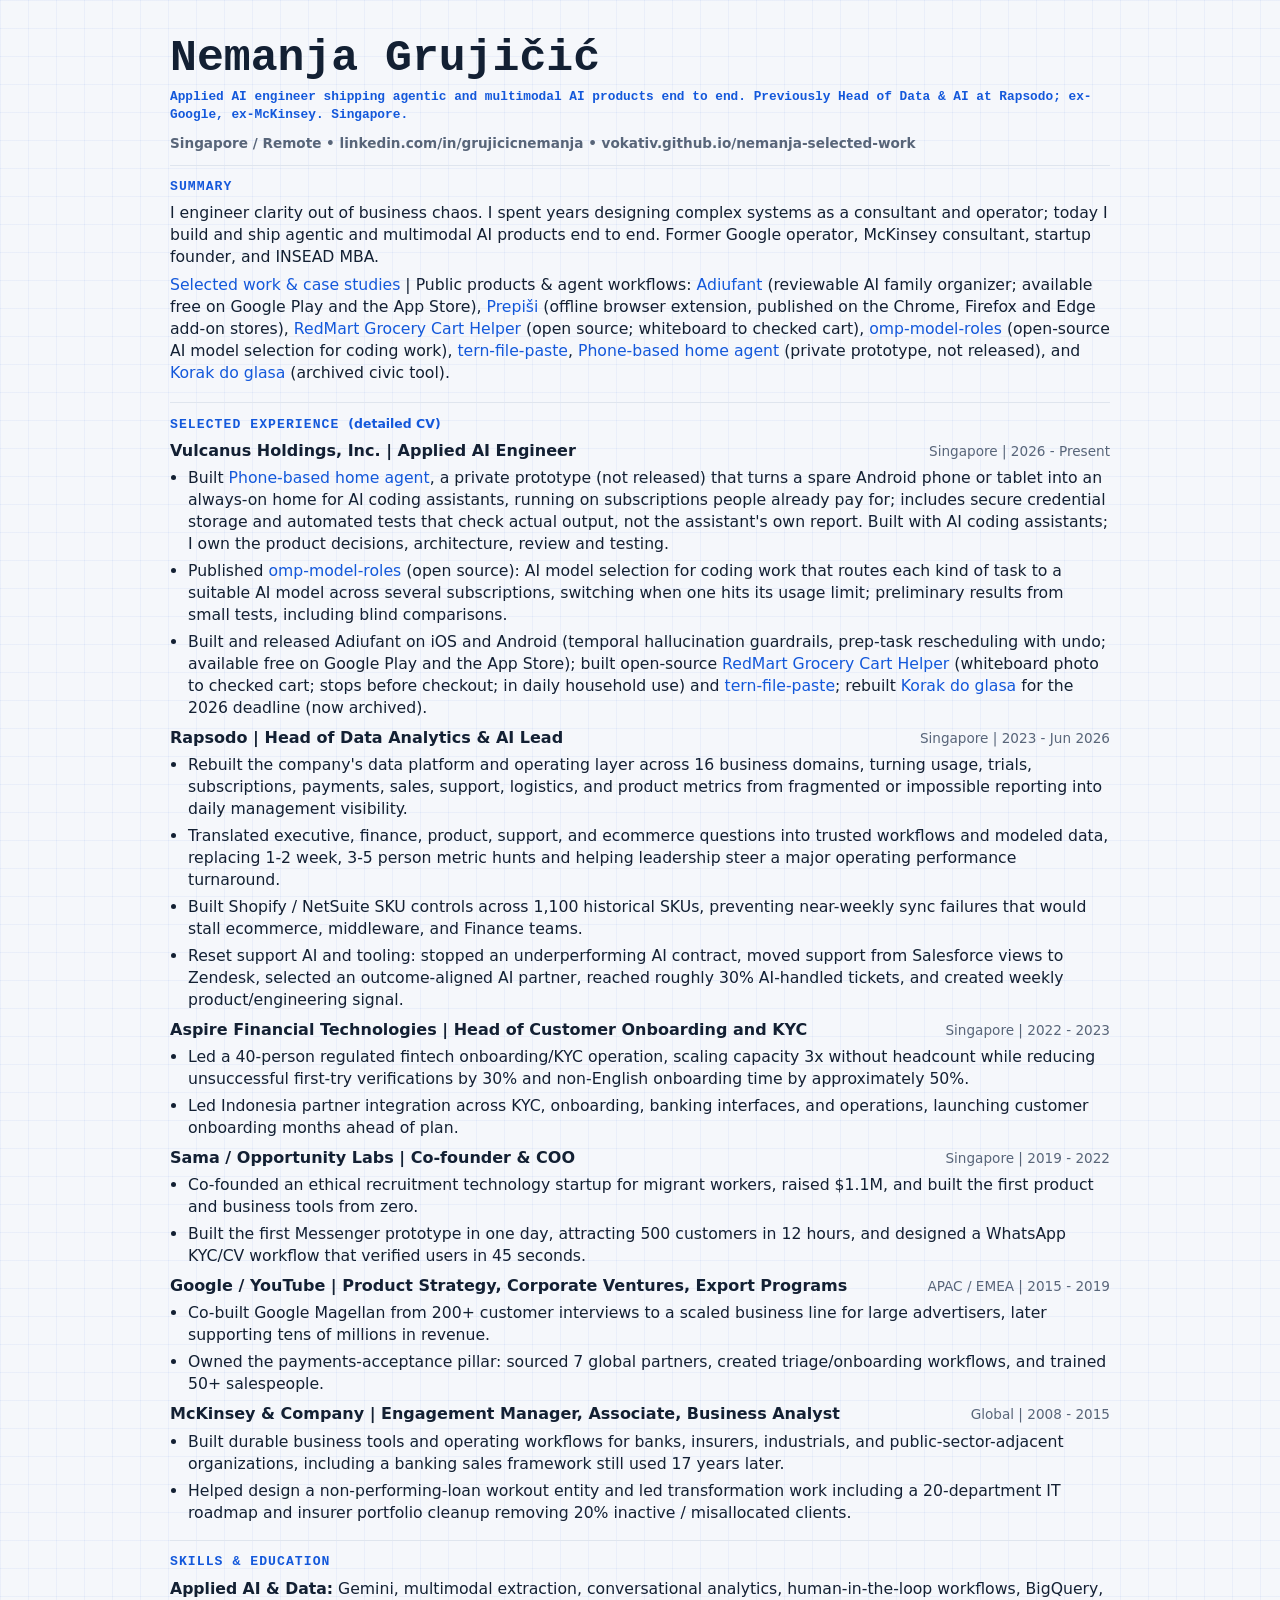
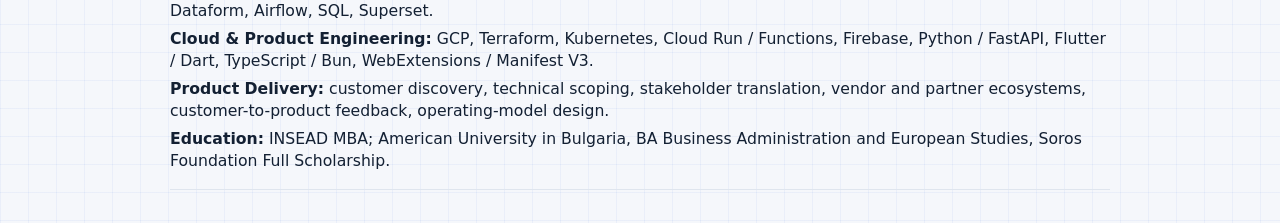
<file: print-friendly-cv.html>
<!DOCTYPE html>
<html lang="en">
<head>
    <meta charset="UTF-8">
    <meta name="viewport" content="width=device-width, initial-scale=1.0">
    <title>Nemanja Grujičić - Print-friendly CV</title>
    <meta name="description" content="Print-friendly CV for Nemanja Grujičić, applied AI engineer shipping agentic and multimodal AI products end to end; previously Head of Data &amp; AI at Rapsodo.">
    <meta property="og:title" content="Nemanja Grujičić - Applied AI Engineer">
    <meta property="og:description" content="Applied AI engineer shipping agentic and multimodal AI products end to end. Previously Head of Data &amp; AI at Rapsodo; ex-Google, ex-McKinsey. Singapore.">
    <meta property="og:type" content="profile">
    <meta property="og:url" content="https://vokativ.github.io/nemanja-selected-work/print-friendly-cv.html">
    <meta property="og:image" content="https://vokativ.github.io/nemanja-selected-work/img/adiufant-hero.png">
    <meta name="twitter:card" content="summary_large_image">
    <meta name="twitter:title" content="Nemanja Grujičić - Applied AI Engineer">
    <meta name="twitter:description" content="Applied AI engineer shipping agentic and multimodal AI products end to end. Previously Head of Data &amp; AI at Rapsodo; ex-Google, ex-McKinsey. Singapore.">
    <meta name="twitter:image" content="https://vokativ.github.io/nemanja-selected-work/img/adiufant-hero.png">
    <style>
        :root {
            color-scheme: light dark;
            --ink: #132033;
            --muted: #586579;
            --soft: #f5f7fb;
            --panel: #ffffff;
            --line: #dfe5ee;
            --blue: #1358db;
            --code: #f0f5ff;
            --shadow: 0 18px 45px rgba(19, 32, 51, 0.08);
        }

        * {
            box-sizing: border-box;
        }

        body {
            margin: 0;
            color: var(--ink);
            background:
                linear-gradient(90deg, rgba(19, 88, 219, 0.05) 1px, transparent 1px),
                linear-gradient(180deg, rgba(19, 88, 219, 0.05) 1px, transparent 1px),
                var(--soft);
            background-size: 28px 28px;
            font-family: "Aptos", "Inter", ui-sans-serif, system-ui, -apple-system, BlinkMacSystemFont, "Segoe UI", sans-serif;
            font-size: 0.98rem;
            line-height: 1.4;
        }

        a {
            color: var(--blue);
            text-decoration: none;
        }

        a:hover {
            text-decoration: underline;
        }

        .page {
            max-width: 980px;
            margin: 0 auto;
            padding: 22px 20px 34px;
        }

        header {
            padding: 14px 0 12px;
            border-bottom: 1px solid var(--line);
        }

        h1 {
            margin: 0;
            font-size: clamp(1.45rem, 3.5vw, 2.8rem);
            line-height: 1.02;
            letter-spacing: 0;
            font-family: "SF Mono", "Roboto Mono", "Cascadia Code", "Menlo", monospace;
        }

        .subtitle {
            margin: 6px 0 10px;
            color: var(--blue);
            font-size: 0.8rem;
            font-weight: 750;
            font-family: "SF Mono", "Roboto Mono", "Cascadia Code", "Menlo", monospace;
        }
        .contact-line {
            margin: 4px 0 0;
            color: var(--muted);
            font-size: 0.85rem;
            font-weight: 550;
        }

        .contact-line a {
            color: inherit;
        }

        .links {
            display: flex;
            flex-wrap: wrap;
            gap: 9px;
            margin-top: 16px;
        }

        .links a,
        .links span {
            display: inline-flex;
            align-items: center;
            min-height: 34px;
            padding: 7px 10px;
            border: 1px solid var(--line);
            border-radius: 7px;
            background: var(--panel);
            color: var(--ink);
            font-size: 0.9rem;
            font-weight: 650;
            box-shadow: var(--shadow);
        }

        section {
            padding: 12px 0;
            border-bottom: 1px solid var(--line);
        }

        h2 {
            margin: 0 0 6px;
            color: var(--blue);
            font-size: 0.82rem;
            letter-spacing: 0.08em;
            text-transform: uppercase;
            font-family: "SF Mono", "Roboto Mono", "Cascadia Code", "Menlo", monospace;
        }

        h3 {
            margin: 0;
            font-size: 1rem;
        }

        .meta {
            color: var(--muted);
            font-size: 0.85rem;
        }

        p {
            margin: 0 0 6px;
        }

        ul {
            margin: 5px 0 0;
            padding-left: 18px;
        }

        li {
            margin-bottom: 5px;
        }

        .role {
            margin-top: 8px;
        }

        .role:first-of-type {
            margin-top: 0;
        }

        .role-head {
            display: flex;
            justify-content: space-between;
            gap: 12px;
            align-items: baseline;
        }

        .detail-link {
            font-family: "Aptos", "Inter", ui-sans-serif, system-ui, -apple-system, BlinkMacSystemFont, "Segoe UI", sans-serif;
            font-size: 0.78rem;
            font-weight: 650;
            letter-spacing: 0;
            text-transform: none;
        }

        @media (max-width: 700px) {
            .role-head {
                display: block;
            }
        }

        @media (prefers-color-scheme: dark) {
            :root {
                --ink: #e6edf7;
                --muted: #a9b6c9;
                --soft: #0d1117;
                --panel: #131a24;
                --line: #2b3545;
                --blue: #7aa7ff;
                --code: #182232;
                --shadow: 0 18px 45px rgba(0, 0, 0, 0.38);
            }

            body {
                background:
                    linear-gradient(90deg, rgba(122, 167, 255, 0.08) 1px, transparent 1px),
                    linear-gradient(180deg, rgba(122, 167, 255, 0.08) 1px, transparent 1px),
                    var(--soft);
                background-size: 28px 28px;
            }
        }

        @media print {
            @page {
                size: A4;
                margin: 0.35in;
            }

            :root {
                --ink: #111827;
                --muted: #374151;
                --soft: #ffffff;
                --line: #c7ced8;
                --blue: #111827;
            }

            body {
                background: #ffffff;
                font-size: 9.2pt;
                line-height: 1.22;
            }

            .page {
                max-width: none;
                padding: 0;
            }

            header {
                padding: 0 0 6pt;
            }

            h1 {
                font-size: 17pt;
            }

            .subtitle {
                font-size: 8pt;
                margin: 3pt 0 5pt;
            }
            .contact-line {
                font-size: 7.8pt;
                color: var(--muted);
                margin: 2pt 0 0;
            }

            .contact-line a {
                color: inherit;
            }

            section {
                padding: 6pt 0;
            }

            h2 {
                font-size: 8.2pt;
                margin-bottom: 4pt;
            }

            h3 {
                font-size: 9.6pt;
            }

            .meta {
                font-size: 8.4pt;
            }

            ul {
                margin-top: 3pt;
            }

            li {
                margin-bottom: 2.2pt;
            }

            .role {
                margin-top: 5pt;
                break-inside: avoid;
            }

            a {
                color: inherit;
            }

            a[href]::after {
                content: " (" attr(href) ")";
                color: var(--muted);
                font-size: 7.8pt;
                font-weight: 400;
            }

            a[href^="http"]::after {
                content: " (" attr(href) ")";
            }

            a[href="index.html"]::after {
                content: " (https://vokativ.github.io/nemanja-selected-work/)";
            }

            a[href="artifacts.html"]::after {
                content: " (https://vokativ.github.io/nemanja-selected-work/artifacts.html)";
            }

            a[href^="artifacts.html#"]::after,
            .contact-line a::after {
                content: "";
            }
        }
    </style>
</head>
<body>
    <main class="page">
        <header>
            <h1>Nemanja Grujičić</h1>
            <div class="subtitle">Applied AI engineer shipping agentic and multimodal AI products end to end. Previously Head of Data &amp; AI at Rapsodo; ex-Google, ex-McKinsey. Singapore.</div>
            <div class="contact-line">Singapore / Remote &bull; <a href="https://www.linkedin.com/in/grujicicnemanja/">linkedin.com/in/grujicicnemanja</a> &bull; <a href="https://vokativ.github.io/nemanja-selected-work/">vokativ.github.io/nemanja-selected-work</a></div>
        </header>

        <section>
            <h2>Summary</h2>
            <p>I engineer clarity out of business chaos. I spent years designing complex systems as a consultant and operator; today I build and ship agentic and multimodal AI products end to end. Former Google operator, McKinsey consultant, startup founder, and INSEAD MBA.</p>
            <p><a href="artifacts.html">Selected work &amp; case studies</a> | Public products &amp; agent workflows: <a href="artifacts.html#adiufant">Adiufant</a> (reviewable AI family organizer; available free on Google Play and the App Store), <a href="artifacts.html#prepisi">Prepiši</a> (offline browser extension, published on the Chrome, Firefox and Edge add-on stores), <a href="artifacts.html#redmart-grocery">RedMart Grocery Cart Helper</a> (open source; whiteboard to checked cart), <a href="artifacts.html#omp-model-roles">omp-model-roles</a> (open-source AI model selection for coding work), <a href="artifacts.html#tern-file-paste">tern-file-paste</a>, <a href="artifacts.html#phone-based-agent">Phone-based home agent</a> (private prototype, not released), and <a href="artifacts.html#hocudaglasam">Korak do glasa</a> (archived civic tool).</p>
        </section>

        <section>
            <h2>Selected Experience <span class="detail-link">(<a href="index.html">detailed CV</a>)</span></h2>
            <article class="role">
                <div class="role-head">
                    <h3>Vulcanus Holdings, Inc. | Applied AI Engineer</h3>
                    <div class="meta">Singapore | 2026 - Present</div>
                </div>
                <ul>
                    <li>Built <a href="artifacts.html#phone-based-agent">Phone-based home agent</a>, a private prototype (not released) that turns a spare Android phone or tablet into an always-on home for AI coding assistants, running on subscriptions people already pay for; includes secure credential storage and automated tests that check actual output, not the assistant's own report. Built with AI coding assistants; I own the product decisions, architecture, review and testing.</li>
                    <li>Published <a href="artifacts.html#omp-model-roles">omp-model-roles</a> (open source): AI model selection for coding work that routes each kind of task to a suitable AI model across several subscriptions, switching when one hits its usage limit; preliminary results from small tests, including blind comparisons.</li>
                    <li>Built and released Adiufant on iOS and Android (temporal hallucination guardrails, prep-task rescheduling with undo; available free on Google Play and the App Store); built open-source <a href="artifacts.html#redmart-grocery">RedMart Grocery Cart Helper</a> (whiteboard photo to checked cart; stops before checkout; in daily household use) and <a href="artifacts.html#tern-file-paste">tern-file-paste</a>; rebuilt <a href="artifacts.html#hocudaglasam">Korak do glasa</a> for the 2026 deadline (now archived).</li>
                </ul>
            </article>

            <article class="role">
                <div class="role-head">
                    <h3>Rapsodo | Head of Data Analytics &amp; AI Lead</h3>
                    <div class="meta">Singapore | 2023 - Jun 2026</div>
                </div>
                <ul>
                    <li>Rebuilt the company's data platform and operating layer across 16 business domains, turning usage, trials, subscriptions, payments, sales, support, logistics, and product metrics from fragmented or impossible reporting into daily management visibility.</li>
                    <li>Translated executive, finance, product, support, and ecommerce questions into trusted workflows and modeled data, replacing 1-2 week, 3-5 person metric hunts and helping leadership steer a major operating performance turnaround.</li>
                    <li>Built Shopify / NetSuite SKU controls across 1,100 historical SKUs, preventing near-weekly sync failures that would stall ecommerce, middleware, and Finance teams.</li>
                    <li>Reset support AI and tooling: stopped an underperforming AI contract, moved support from Salesforce views to Zendesk, selected an outcome-aligned AI partner, reached roughly 30% AI-handled tickets, and created weekly product/engineering signal.</li>
                </ul>
            </article>

            <article class="role">
                <div class="role-head">
                    <h3>Aspire Financial Technologies | Head of Customer Onboarding and KYC</h3>
                    <div class="meta">Singapore | 2022 - 2023</div>
                </div>
                <ul>
                    <li>Led a 40-person regulated fintech onboarding/KYC operation, scaling capacity 3x without headcount while reducing unsuccessful first-try verifications by 30% and non-English onboarding time by approximately 50%.</li>
                    <li>Led Indonesia partner integration across KYC, onboarding, banking interfaces, and operations, launching customer onboarding months ahead of plan.</li>
                </ul>
            </article>

            <article class="role">
                <div class="role-head">
                    <h3>Sama / Opportunity Labs | Co-founder &amp; COO</h3>
                    <div class="meta">Singapore | 2019 - 2022</div>
                </div>
                <ul>
                    <li>Co-founded an ethical recruitment technology startup for migrant workers, raised $1.1M, and built the first product and business tools from zero.</li>
                    <li>Built the first Messenger prototype in one day, attracting 500 customers in 12 hours, and designed a WhatsApp KYC/CV workflow that verified users in 45 seconds.</li>
                </ul>
            </article>

            <article class="role">
                <div class="role-head">
                    <h3>Google / YouTube | Product Strategy, Corporate Ventures, Export Programs</h3>
                    <div class="meta">APAC / EMEA | 2015 - 2019</div>
                </div>
                <ul>
                    <li>Co-built Google Magellan from 200+ customer interviews to a scaled business line for large advertisers, later supporting tens of millions in revenue.</li>
                    <li>Owned the payments-acceptance pillar: sourced 7 global partners, created triage/onboarding workflows, and trained 50+ salespeople.</li>
                </ul>
            </article>

            <article class="role">
                <div class="role-head">
                    <h3>McKinsey &amp; Company | Engagement Manager, Associate, Business Analyst</h3>
                    <div class="meta">Global | 2008 - 2015</div>
                </div>
                <ul>
                    <li>Built durable business tools and operating workflows for banks, insurers, industrials, and public-sector-adjacent organizations, including a banking sales framework still used 17 years later.</li>
                    <li>Helped design a non-performing-loan workout entity and led transformation work including a 20-department IT roadmap and insurer portfolio cleanup removing 20% inactive / misallocated clients.</li>
                </ul>
            </article>
        </section>

        <section>
            <h2>Skills &amp; Education</h2>
            <p><strong>Applied AI &amp; Data:</strong> Gemini, multimodal extraction, conversational analytics, human-in-the-loop workflows, BigQuery, Dataform, Airflow, SQL, Superset.</p>
            <p><strong>Cloud &amp; Product Engineering:</strong> GCP, Terraform, Kubernetes, Cloud Run / Functions, Firebase, Python / FastAPI, Flutter / Dart, TypeScript / Bun, WebExtensions / Manifest V3.</p>
            <p><strong>Product Delivery:</strong> customer discovery, technical scoping, stakeholder translation, vendor and partner ecosystems, customer-to-product feedback, operating-model design.</p>
            <p><strong>Education:</strong> INSEAD MBA; American University in Bulgaria, BA Business Administration and European Studies, Soros Foundation Full Scholarship.</p>
        </section>
    </main>
</body>
</html>
</file>
<file: artifacts-presentation.css>
/* Category navigation: all three destinations remain visible without scrolling. */
.sticky-nav-inner {
    display: grid;
    grid-template-columns: repeat(auto-fit, minmax(min(100%, 11em), max-content));
    align-items: stretch;
    gap: 10px;
    max-width: 1180px;
    min-width: 0;
    margin: 0 auto;
    overflow: visible;
    font-size: 0.9375rem;
}

.nav-pill {
    display: inline-flex;
    flex-wrap: wrap;
    align-items: center;
    justify-content: center;
    gap: 8px;
    min-width: 0;
    min-height: 52px;
    padding: 8px 16px;
    border: 1px solid var(--line);
    border-radius: 999px;
    background: var(--panel);
    color: var(--muted);
    font-size: 0.9375rem;
    font-weight: 650;
    line-height: 1.25;
    text-align: center;
    white-space: normal;
    overflow-wrap: normal;
    transition: background-color 160ms ease, border-color 160ms ease, color 160ms ease;
}

.nav-pill:hover {
    border-color: var(--blue);
    color: var(--ink);
    text-decoration: none;
}

.nav-pill:focus-visible {
    outline: 3px solid var(--blue);
    outline-offset: 3px;
    text-decoration: none;
}

.nav-pill.is-active,
.nav-pill[aria-current="location"] {
    border-color: var(--blue);
    background: var(--blue);
    color: var(--soft);
}

.pill-title {
    min-width: 0;
}

.pill-title > span {
    display: inline;
}

.nav-pill .pill-count {
    display: inline-flex;
    align-items: center;
    justify-content: center;
    flex: 0 0 auto;
    min-width: 1.5rem;
    min-height: 1.5rem;
    padding: 2px 6px;
    border: 1px solid var(--line);
    border-radius: 999px;
    color: inherit;
    font-size: 0.9375rem;
    font-weight: 700;
    font-variant-numeric: tabular-nums;
    line-height: 1.2;
}

.nav-pill.is-active .pill-count,
.nav-pill[aria-current="location"] .pill-count {
    border-color: currentColor;
}

@media (max-width: 600px) {
    .sticky-nav-inner {
        grid-template-columns: repeat(auto-fit, minmax(min(100%, 5.25em), 1fr));
        gap: 6px;
    }

    .nav-pill {
        gap: 4px;
        padding: 8px 6px;
    }

    .pill-title > span {
        display: block;
    }

    .nav-pill .pill-count {
        display: none;
    }
}

.subgroup-label {
    margin: 32px 0 12px;
    padding-top: 18px;
    border-top: 1px solid var(--line);
    color: var(--muted);
}

/* Effects are ordinary HTML, with container-driven comparisons rather than diagrams.
   Deliberately do not set .visual display: the page owns mobile disclosure states. */
.visual {
    container-name: case-effect;
    container-type: inline-size;
    position: relative;
    width: 100%;
    min-width: 0;
    margin: 0;
    padding: 16px;
    border: 1px solid var(--line);
    border-radius: 8px;
    background: var(--code);
    color: var(--ink);
    font-size: 1rem;
    line-height: 1.55;
    overflow: visible;
    overflow-wrap: anywhere;
}

.visual-title {
    margin: 0 0 18px;
    color: var(--ink);
    font-family: inherit;
    font-size: 1.25rem;
    font-weight: 750;
    letter-spacing: -0.015em;
    line-height: 1.3;
    text-transform: none;
    text-wrap: balance;
}

.effect-value {
    display: block;
    margin: 0 0 6px;
    color: var(--ink);
    font-size: 2rem;
    font-weight: 750;
    font-variant-numeric: tabular-nums;
    letter-spacing: -0.025em;
    line-height: 1.15;
}

.effect-evidence {
    display: block;
    margin: 16px 0 0;
    padding-top: 12px;
    border-top: 1px solid var(--line);
    color: var(--muted);
    font-size: 1rem;
    line-height: 1.5;
}

.before-after {
    display: grid;
    grid-template-columns: minmax(0, 1fr);
    gap: 12px;
    margin: 0;
}

.state {
    min-width: 0;
    padding: 14px;
    border: 1px solid var(--line);
    border-radius: 6px;
    background: var(--panel);
}

.state.before,
.state.after {
    border-top: 1px solid var(--line);
}

.state.before {
    border-inline-start: 3px solid var(--line);
}

.state.after {
    border-inline-start: 3px solid var(--teal);
}

.state h4,
.effect-item h4 {
    margin: 0 0 8px;
    color: var(--ink);
    font-size: 1.25rem;
    font-weight: 700;
    letter-spacing: -0.01em;
    line-height: 1.3;
    text-wrap: balance;
}

.state p,
.effect-item p {
    margin: 0;
    color: var(--muted);
    font-size: 1rem;
    line-height: 1.55;
}

.state p + p,
.effect-item p + p {
    margin-top: 8px;
}

.effect-comparison {
    gap: 10px 12px;
}

.effect-comparison .state {
    padding: 10px 12px;
}

.effect-comparison .state h4 {
    margin: 0 0 6px;
    font-size: 1rem;
    line-height: 1.3;
}

.effect-comparison .effect-value {
    font-size: 1.75rem;
}

.effect-comparison .state.effect-secondary {
    border: 0;
    border-top: 1px solid var(--line);
    border-radius: 0;
    background: transparent;
}

.effect-comparison .effect-secondary.before {
    border-inline-start: 3px solid var(--line);
}

.effect-comparison .effect-secondary.after {
    border-inline-start: 3px solid var(--teal);
}

.effect-comparison .effect-secondary p {
    font-size: 1rem;
}

@container case-effect (min-width: 420px) {
    .before-after {
        grid-template-columns: repeat(2, minmax(0, 1fr));
    }
}

.effect-list {
    display: grid;
    gap: 16px;
    margin: 0;
}

ul.effect-list {
    padding: 0;
    list-style: none;
}

ol.effect-list {
    padding-inline-start: 1.5rem;
}

.effect-item {
    min-width: 0;
}

.effect-item::marker {
    color: var(--muted);
    font-size: 1rem;
    font-weight: 700;
}

.effect-item + .effect-item {
    padding-top: 16px;
    border-top: 1px solid var(--line);
}

.effect-quote {
    margin: 0 0 16px;
    padding: 0 0 0 14px;
    border-inline-start: 3px solid var(--blue);
    color: var(--ink);
}

.effect-quote p {
    margin: 0;
    font-size: 1.125rem;
    font-weight: 550;
    line-height: 1.55;
}

.effect-specimen {
    min-width: 0;
    margin: 0 0 16px;
    padding: 0;
    border: 0;
    border-radius: 0;
    background: none;
    color: var(--ink);
    font-size: 1.5rem;
    line-height: 1.45;
}

.effect-specimen p {
    margin: 0;
}

.effect-specimen .state p {
    font-size: 1.25rem;
    line-height: 1.45;
}

.effect-specimen p + p {
    margin-top: 12px;
}

.effect-specimen h4 {
    margin: 0 0 8px;
    font-size: 1.25rem;
    line-height: 1.3;
}

.effect-caption {
    margin: 10px 0 16px;
    color: var(--muted);
    font-size: 0.9375rem;
    font-weight: 400;
    line-height: 1.5;
}

.visual figure {
    min-width: 0;
    margin: 0 0 16px;
}

.visual-img {
    display: block;
    width: 100%;
    max-width: 100%;
    height: auto;
    margin: 0;
    border: 1px solid var(--line);
    border-radius: 6px;
}

.visual a:focus-visible {
    outline: 3px solid var(--blue);
    outline-offset: 3px;
}

.visual > :last-child,
.visual figure > :last-child {
    margin-bottom: 0;
}
</file>
